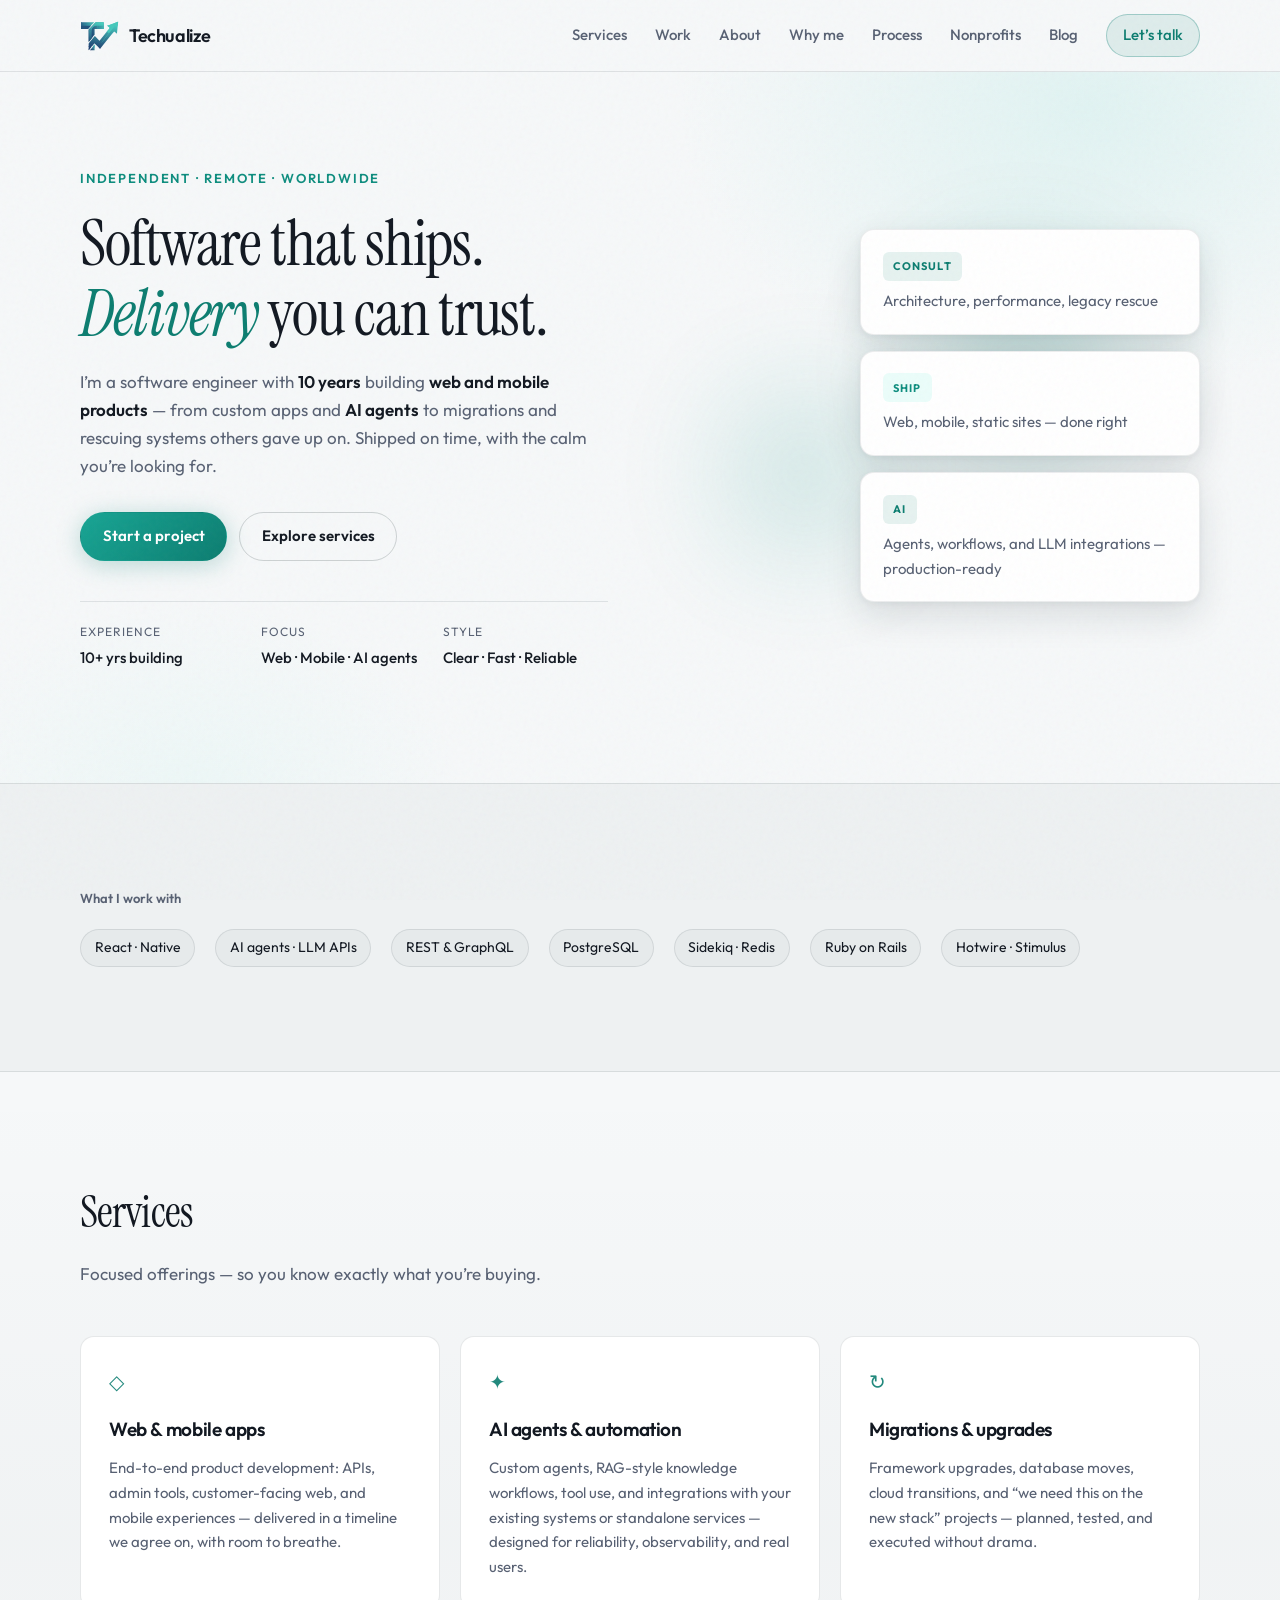
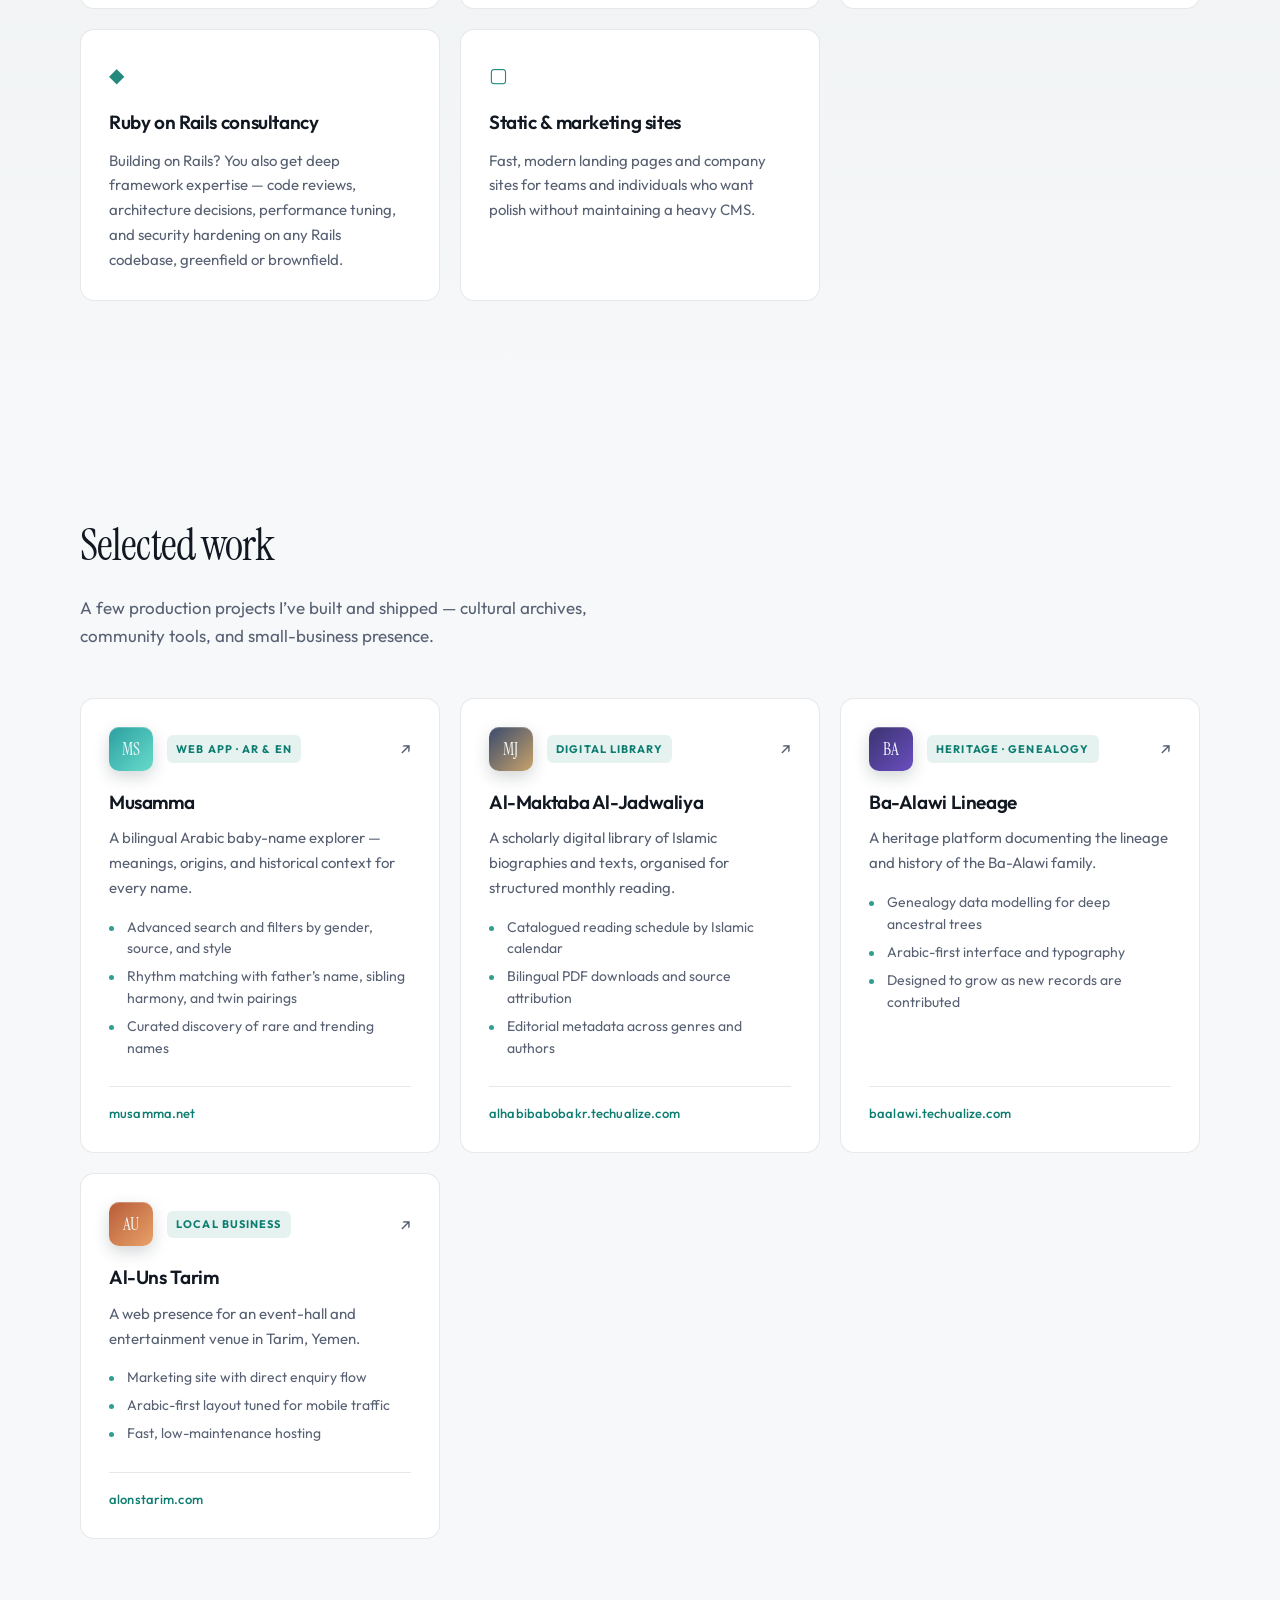
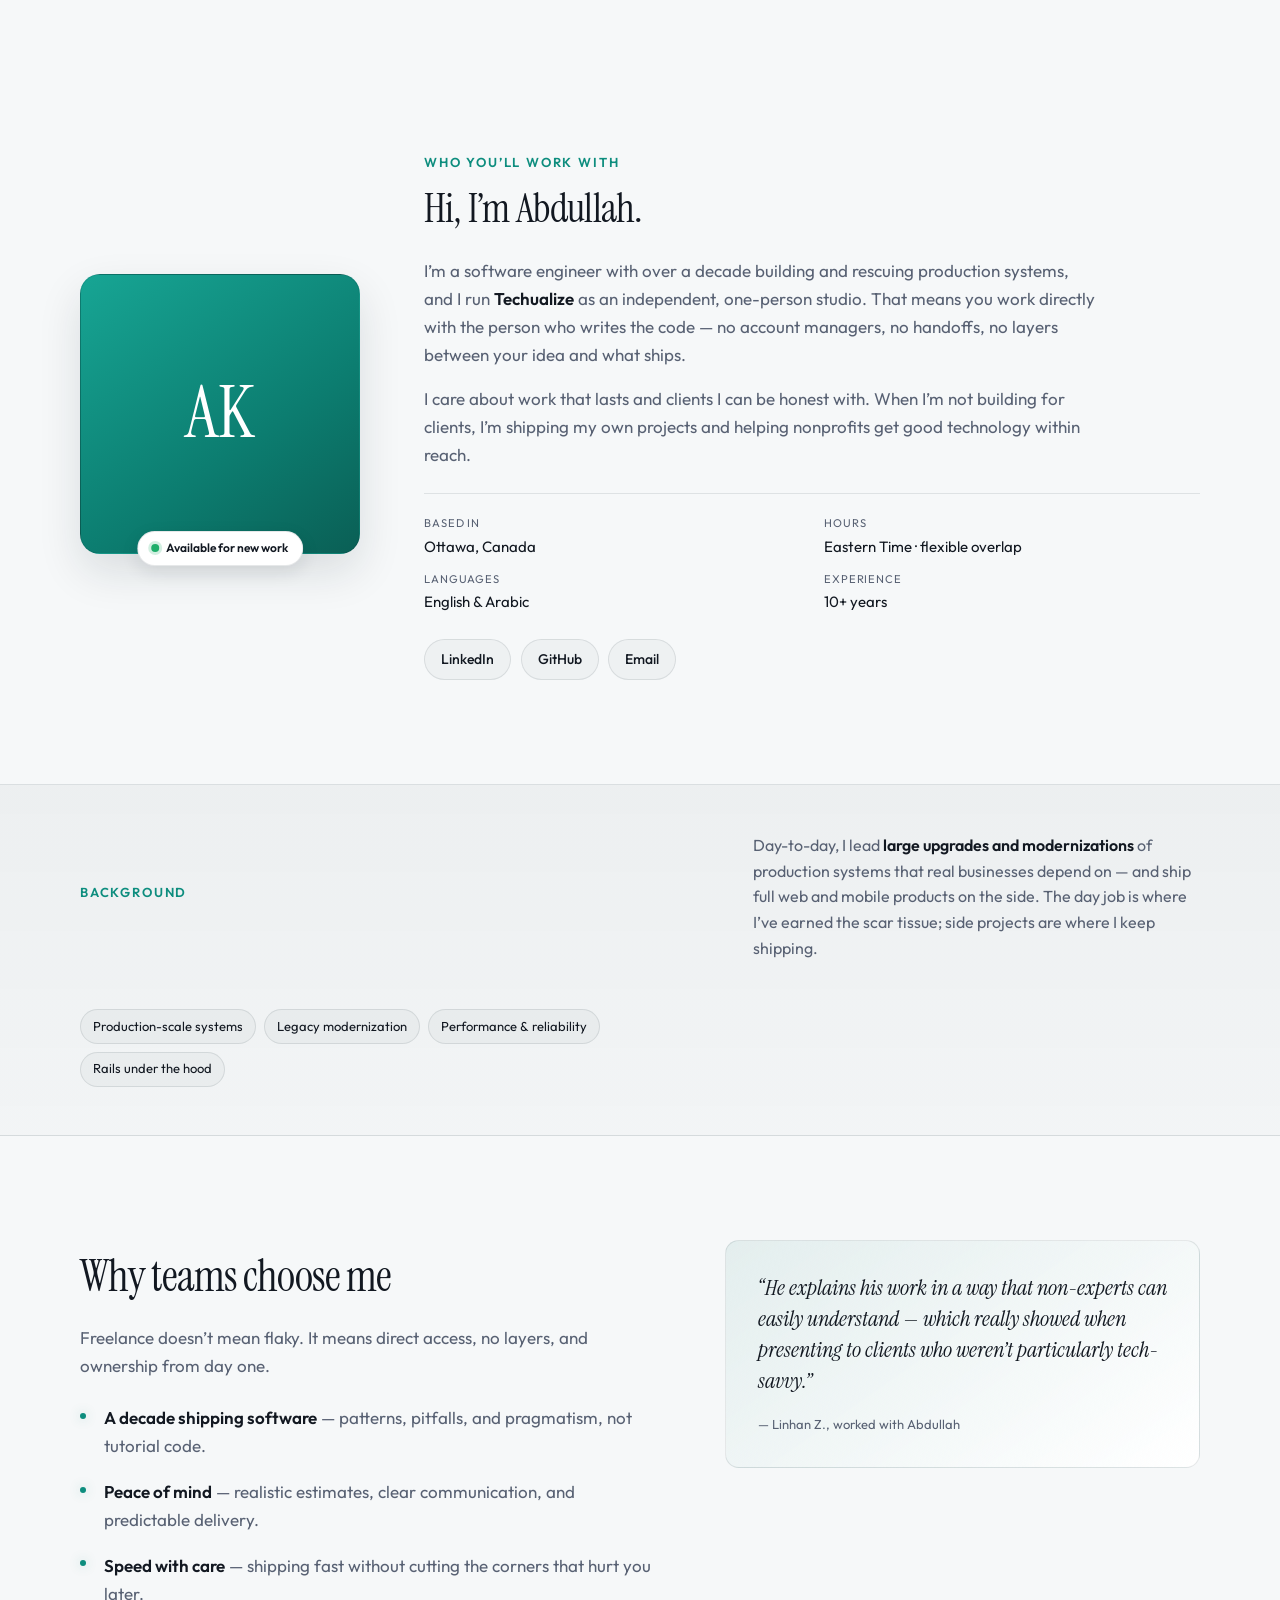
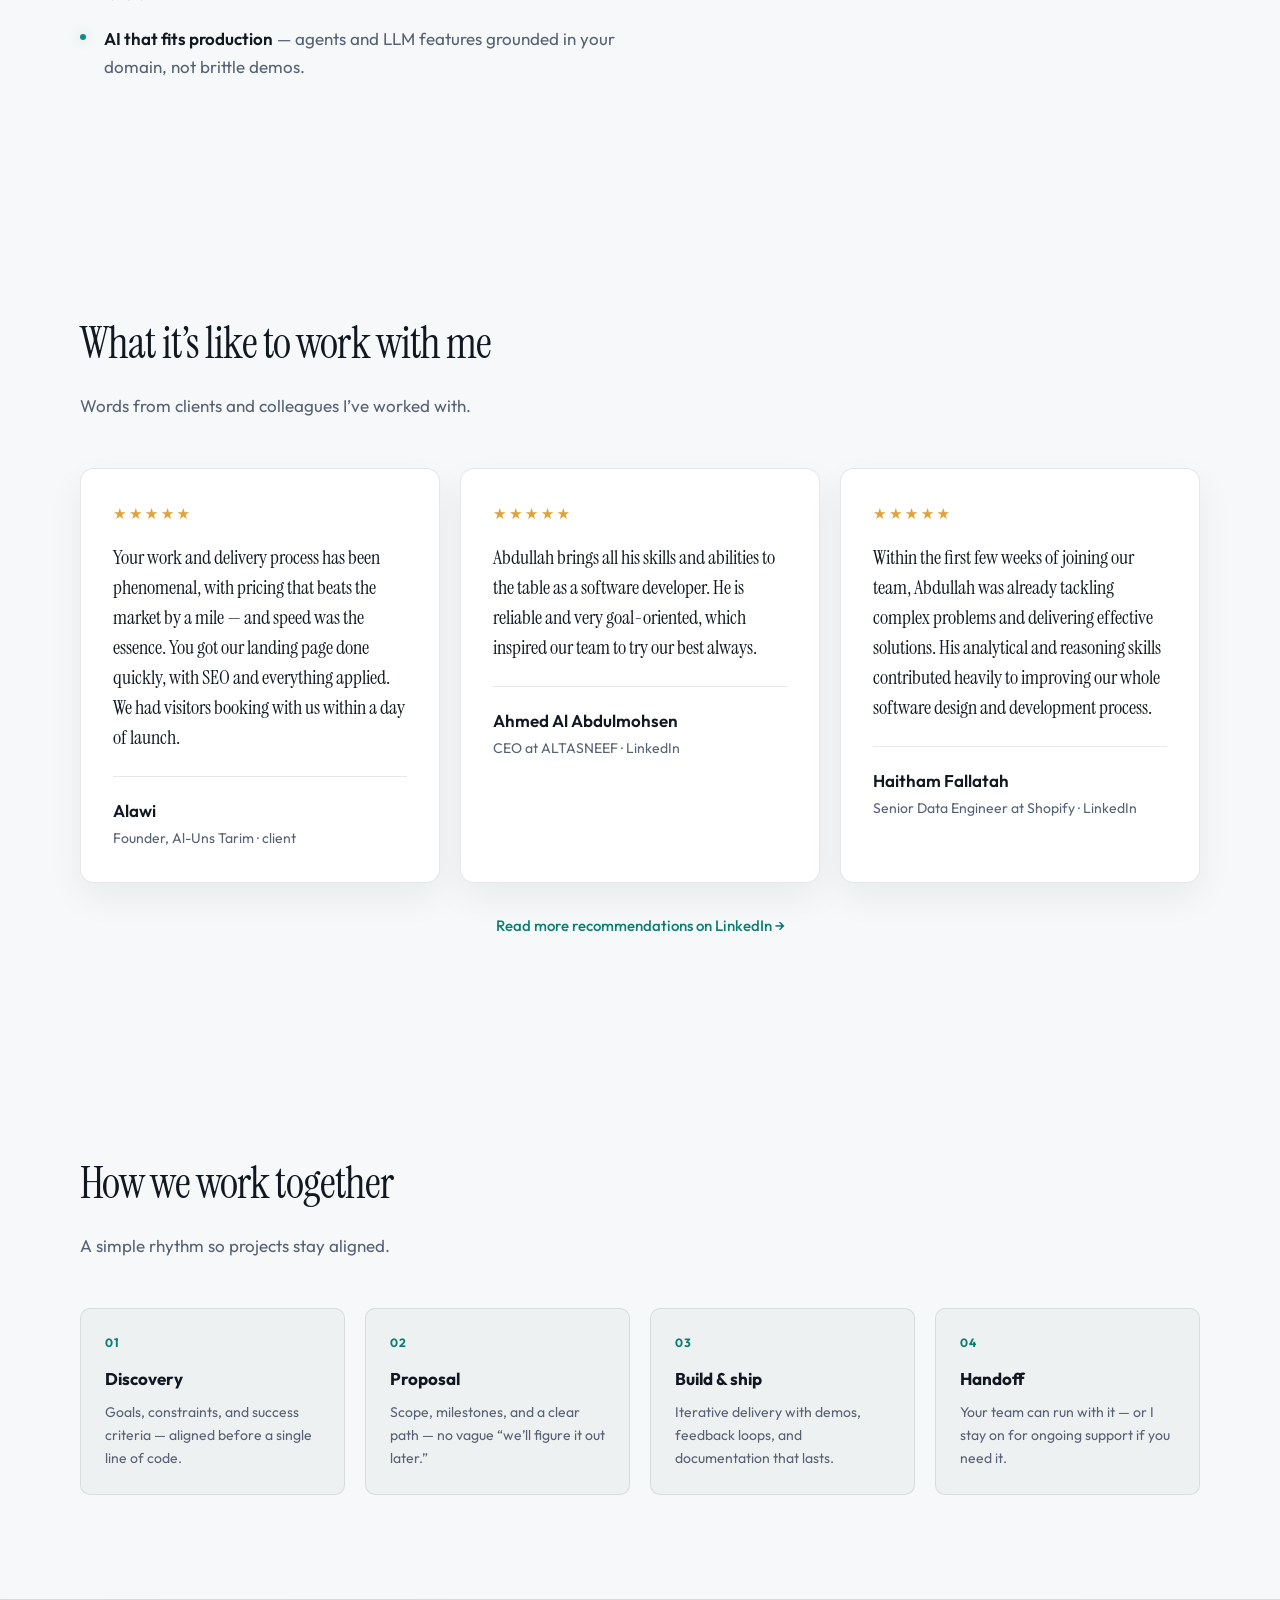
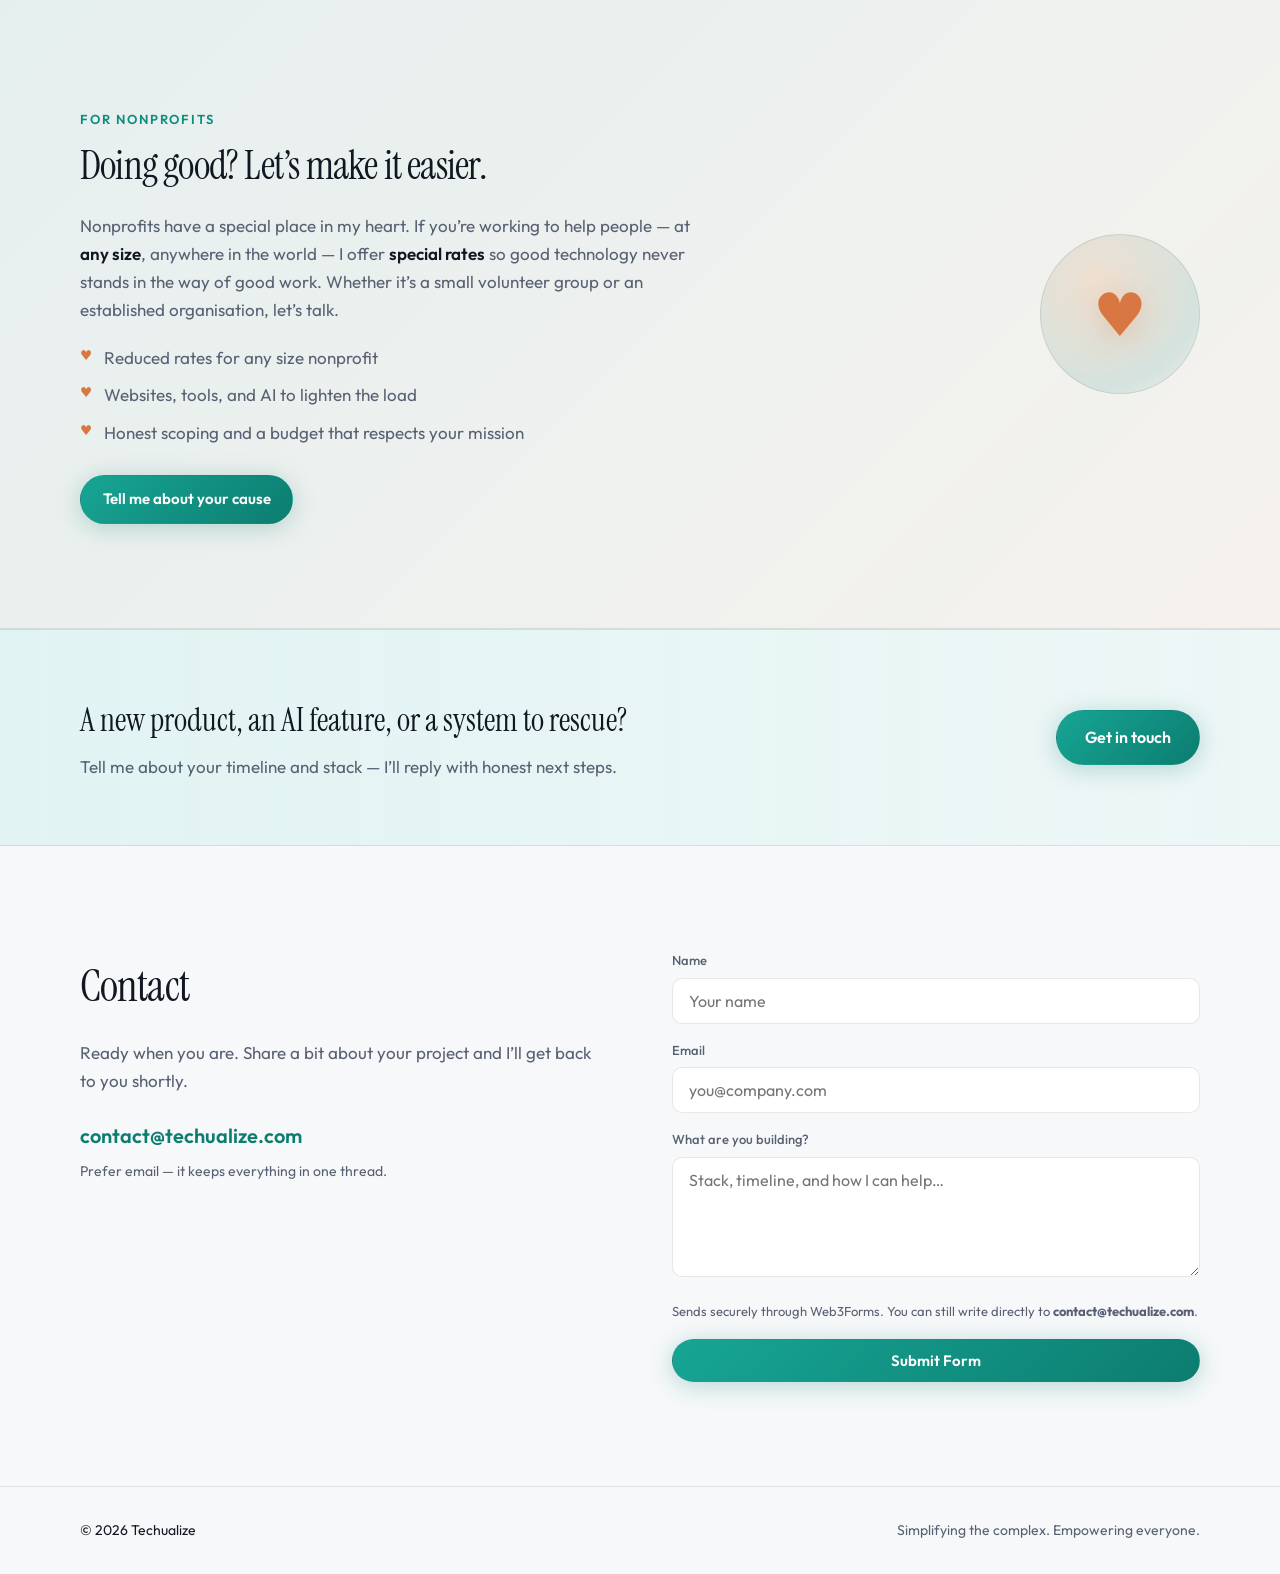
<file: index.html>
<!doctype html>
<html lang="en">
  <head>
    <meta charset="UTF-8" />
    <meta name="viewport" content="width=device-width, initial-scale=1.0" />
    <meta
      name="description"
      content="Techualize — software engineering for web and mobile. Custom apps, AI agents, migrations, and product delivery. A decade of shipping with clarity and speed."
    />
    <meta
      name="robots"
      content="index, follow, max-image-preview:large, max-snippet:-1, max-video-preview:-1"
    />
    <meta name="googlebot" content="index, follow" />
    <meta name="author" content="Techualize" />
    <meta name="theme-color" content="#f6f8f9" />
    <link rel="canonical" href="https://techualize.com/" />
    <link rel="alternate" hreflang="en" href="https://techualize.com/" />
    <link rel="alternate" hreflang="x-default" href="https://techualize.com/" />
    <meta
      property="og:title"
      content="Techualize — Software that ships. Web, mobile & AI."
    />
    <meta
      property="og:description"
      content="10+ years building web and mobile software: custom apps, AI agents, migrations, and static sites. Freelance, remote, worldwide."
    />
    <meta property="og:type" content="website" />
    <meta property="og:url" content="https://techualize.com/" />
    <meta property="og:site_name" content="Techualize" />
    <meta property="og:locale" content="en_US" />
    <meta
      property="og:image"
      content="https://techualize.com/assets/og-image.png"
    />
    <meta property="og:image:width" content="1200" />
    <meta property="og:image:height" content="630" />
    <meta
      property="og:image:alt"
      content="Techualize — web and mobile software, AI agents, and product delivery"
    />
    <meta name="twitter:card" content="summary_large_image" />
    <meta
      name="twitter:title"
      content="Techualize — Software that ships. Web, mobile & AI."
    />
    <meta
      name="twitter:description"
      content="10+ years building web and mobile software: custom apps, AI agents, migrations, and static sites. Freelance, remote, worldwide."
    />
    <meta
      name="twitter:image"
      content="https://techualize.com/assets/og-image.png"
    />
    <link rel="icon" href="assets/favicon.svg" type="image/svg+xml" />
    <title>Techualize — Software that ships. Web, mobile &amp; AI.</title>
    <link rel="preconnect" href="https://fonts.googleapis.com" />
    <link rel="preconnect" href="https://fonts.gstatic.com" crossorigin />
    <link
      href="https://fonts.googleapis.com/css2?family=Instrument+Serif:ital@0;1&family=Outfit:wght@300;400;500;600;700&display=swap"
      rel="stylesheet"
    />
    <link rel="stylesheet" href="assets/css/main.css" />
    <script type="application/ld+json">
      {
        "@context": "https://schema.org",
        "@graph": [
          {
            "@type": "WebSite",
            "@id": "https://techualize.com/#website",
            "url": "https://techualize.com/",
            "name": "Techualize",
            "description": "Software engineering for web and mobile — custom apps, AI agents, migrations, and product delivery. Freelance, remote, worldwide.",
            "inLanguage": "en-US",
            "publisher": { "@id": "https://techualize.com/#organization" }
          },
          {
            "@type": "Organization",
            "@id": "https://techualize.com/#organization",
            "name": "Techualize",
            "url": "https://techualize.com/",
            "email": "contact@techualize.com",
            "description": "Independent software studio building web and mobile products, AI agents, and migrations — with deep Ruby on Rails expertise under the hood.",
            "address": {
              "@type": "PostalAddress",
              "addressLocality": "Ottawa",
              "addressRegion": "ON",
              "addressCountry": "CA"
            },
            "areaServed": { "@type": "Place", "name": "Worldwide" }
          },
          {
            "@type": "ProfessionalService",
            "@id": "https://techualize.com/#professional-service",
            "name": "Techualize",
            "url": "https://techualize.com/",
            "image": "https://techualize.com/assets/og-image.png",
            "description": "Full-stack web and mobile app development, AI agents and automation, application migrations and upgrades, Ruby on Rails consulting, and static marketing sites.",
            "provider": { "@id": "https://techualize.com/#organization" },
            "areaServed": { "@type": "Place", "name": "Worldwide" },
            "serviceType": [
              "Web application development",
              "Mobile application development",
              "AI agent development",
              "Application migration",
              "Ruby on Rails consulting",
              "Static website development"
            ]
          }
        ]
      }
    </script>
  </head>
  <body>
    <div class="noise" aria-hidden="true"></div>
    <header class="site-header">
      <div class="container header-inner">
        <a class="logo" href="#top" aria-label="Techualize — home">
          <img
            class="logo-mark"
            src="assets/logo-mark.svg"
            alt=""
            width="36"
            height="28"
          />
          <span class="logo-wordmark">Techualize</span>
        </a>
        <nav class="nav" id="nav" aria-label="Primary">
          <a href="#services">Services</a>
          <a href="#work">Work</a>
          <a href="#about">About</a>
          <a href="#why">Why me</a>
          <a href="#process">Process</a>
          <a href="#nonprofits">Nonprofits</a>
          <a href="blog/">Blog</a>
          <a href="#contact" class="nav-cta">Let’s talk</a>
        </nav>
        <button
          type="button"
          class="menu-toggle"
          id="menuToggle"
          aria-expanded="false"
          aria-controls="nav"
          aria-label="Open menu"
        >
          <span></span><span></span>
        </button>
      </div>
    </header>

    <main id="top">
      <section class="hero">
        <div class="container hero-grid">
          <div class="hero-copy">
            <p class="eyebrow">Independent · Remote · Worldwide</p>
            <h1 class="hero-title">
              Software that ships.<br />
              <em>Delivery</em> you can trust.
            </h1>
            <p class="hero-lead">
              I’m a software engineer with <strong>10 years</strong> building
              <strong>web and mobile products</strong> — from custom apps and
              <strong>AI agents</strong> to migrations and rescuing systems
              others gave up on. Shipped on time, with the calm you’re looking
              for.
            </p>
            <div class="hero-actions">
              <a href="#contact" class="btn btn-primary">Start a project</a>
              <a href="#services" class="btn btn-ghost">Explore services</a>
            </div>
            <dl class="hero-stats">
              <div>
                <dt>Experience</dt>
                <dd>10+ yrs building</dd>
              </div>
              <div>
                <dt>Focus</dt>
                <dd>Web · Mobile · AI agents</dd>
              </div>
              <div>
                <dt>Style</dt>
                <dd>Clear · Fast · Reliable</dd>
              </div>
            </dl>
          </div>
          <div class="hero-visual" aria-hidden="true">
            <div class="orb orb-a"></div>
            <div class="orb orb-b"></div>
            <div class="card-stack">
              <div class="glass-card">
                <span class="pill">Consult</span>
                <p>Architecture, performance, legacy rescue</p>
              </div>
              <div class="glass-card">
                <span class="pill pill-alt">Ship</span>
                <p>Web, mobile, static sites — done right</p>
              </div>
              <div class="glass-card">
                <span class="pill">AI</span>
                <p>
                  Agents, workflows, and LLM integrations — production-ready
                </p>
              </div>
            </div>
          </div>
        </div>
      </section>

      <section class="section logos" aria-label="Capabilities">
        <div class="container logos-inner">
          <span class="logos-label">What I work with</span>
          <ul class="logo-row">
            <li>React · Native</li>
            <li>AI agents · LLM APIs</li>
            <li>REST &amp; GraphQL</li>
            <li>PostgreSQL</li>
            <li>Sidekiq · Redis</li>
            <li>Ruby on Rails</li>
            <li>Hotwire · Stimulus</li>
          </ul>
        </div>
      </section>

      <section id="services" class="section services">
        <div class="container">
          <header class="section-head">
            <h2>Services</h2>
            <p>Focused offerings — so you know exactly what you’re buying.</p>
          </header>
          <div class="service-grid">
            <article class="service-card">
              <div class="service-icon" aria-hidden="true">◇</div>
              <h3>Web &amp; mobile apps</h3>
              <p>
                End-to-end product development: APIs, admin tools,
                customer-facing web, and mobile experiences — delivered in a
                timeline we agree on, with room to breathe.
              </p>
            </article>
            <article class="service-card">
              <div class="service-icon" aria-hidden="true">✦</div>
              <h3>AI agents &amp; automation</h3>
              <p>
                Custom agents, RAG-style knowledge workflows, tool use, and
                integrations with your existing systems or standalone services —
                designed for reliability, observability, and real users.
              </p>
            </article>
            <article class="service-card">
              <div class="service-icon" aria-hidden="true">↻</div>
              <h3>Migrations &amp; upgrades</h3>
              <p>
                Framework upgrades, database moves, cloud transitions, and “we
                need this on the new stack” projects — planned, tested, and
                executed without drama.
              </p>
            </article>
            <article class="service-card">
              <div class="service-icon" aria-hidden="true">◆</div>
              <h3>Ruby on Rails consultancy</h3>
              <p>
                Building on Rails? You also get deep framework expertise — code
                reviews, architecture decisions, performance tuning, and
                security hardening on any Rails codebase, greenfield or
                brownfield.
              </p>
            </article>
            <article class="service-card">
              <div class="service-icon" aria-hidden="true">▢</div>
              <h3>Static &amp; marketing sites</h3>
              <p>
                Fast, modern landing pages and company sites for teams and
                individuals who want polish without maintaining a heavy CMS.
              </p>
            </article>
          </div>
        </div>
      </section>

      <section id="work" class="section work">
        <div class="container">
          <header class="section-head">
            <h2>Selected work</h2>
            <p>
              A few production projects I’ve built and shipped — cultural
              archives, community tools, and small-business presence.
            </p>
          </header>
          <div class="work-grid">
            <a
              class="work-card"
              href="https://www.musamma.net/"
              target="_blank"
              rel="noopener"
            >
              <div class="work-card-top">
                <span
                  class="work-thumb"
                  data-project="musamma"
                  aria-hidden="true"
                  >MS</span
                >
                <span class="work-tag">Web app · AR &amp; EN</span>
                <span class="work-arrow" aria-hidden="true">↗</span>
              </div>
              <h3>Musamma</h3>
              <p class="work-summary">
                A bilingual Arabic baby-name explorer — meanings, origins, and
                historical context for every name.
              </p>
              <ul class="work-points">
                <li>
                  Advanced search and filters by gender, source, and style
                </li>
                <li>
                  Rhythm matching with father’s name, sibling harmony, and twin
                  pairings
                </li>
                <li>Curated discovery of rare and trending names</li>
              </ul>
              <span class="work-link">musamma.net</span>
            </a>

            <a
              class="work-card"
              href="https://alhabibabobakr.techualize.com/books/73"
              target="_blank"
              rel="noopener"
            >
              <div class="work-card-top">
                <span
                  class="work-thumb"
                  data-project="maktaba"
                  aria-hidden="true"
                  >MJ</span
                >
                <span class="work-tag">Digital library</span>
                <span class="work-arrow" aria-hidden="true">↗</span>
              </div>
              <h3>Al-Maktaba Al-Jadwaliya</h3>
              <p class="work-summary">
                A scholarly digital library of Islamic biographies and texts,
                organised for structured monthly reading.
              </p>
              <ul class="work-points">
                <li>Catalogued reading schedule by Islamic calendar</li>
                <li>Bilingual PDF downloads and source attribution</li>
                <li>Editorial metadata across genres and authors</li>
              </ul>
              <span class="work-link">alhabibabobakr.techualize.com</span>
            </a>

            <a
              class="work-card"
              href="https://baalawi.techualize.com/"
              target="_blank"
              rel="noopener"
            >
              <div class="work-card-top">
                <span
                  class="work-thumb"
                  data-project="baalawi"
                  aria-hidden="true"
                  >BA</span
                >
                <span class="work-tag">Heritage · Genealogy</span>
                <span class="work-arrow" aria-hidden="true">↗</span>
              </div>
              <h3>Ba-Alawi Lineage</h3>
              <p class="work-summary">
                A heritage platform documenting the lineage and history of the
                Ba-Alawi family.
              </p>
              <ul class="work-points">
                <li>Genealogy data modelling for deep ancestral trees</li>
                <li>Arabic-first interface and typography</li>
                <li>Designed to grow as new records are contributed</li>
              </ul>
              <span class="work-link">baalawi.techualize.com</span>
            </a>

            <a
              class="work-card"
              href="https://www.alonstarim.com/"
              target="_blank"
              rel="noopener"
            >
              <div class="work-card-top">
                <span class="work-thumb" data-project="aluns" aria-hidden="true"
                  >AU</span
                >
                <span class="work-tag">Local business</span>
                <span class="work-arrow" aria-hidden="true">↗</span>
              </div>
              <h3>Al-Uns Tarim</h3>
              <p class="work-summary">
                A web presence for an event-hall and entertainment venue in
                Tarim, Yemen.
              </p>
              <ul class="work-points">
                <li>Marketing site with direct enquiry flow</li>
                <li>Arabic-first layout tuned for mobile traffic</li>
                <li>Fast, low-maintenance hosting</li>
              </ul>
              <span class="work-link">alonstarim.com</span>
            </a>
          </div>
        </div>
      </section>

      <section id="about" class="section about">
        <div class="container about-grid">
          <div class="about-portrait">
            <div class="avatar" aria-hidden="true">AK</div>
            <span class="about-available">Available for new work</span>
          </div>
          <div class="about-copy">
            <span class="eyebrow">Who you’ll work with</span>
            <h2>Hi, I’m Abdullah.</h2>
            <p>
              I’m a software engineer with over a decade building and rescuing
              production systems, and I run <strong>Techualize</strong> as an
              independent, one-person studio. That means you work directly with
              the person who writes the code — no account managers, no handoffs,
              no layers between your idea and what ships.
            </p>
            <p>
              I care about work that lasts and clients I can be honest with.
              When I’m not building for clients, I’m shipping my own projects
              and helping nonprofits get good technology within reach.
            </p>
            <ul class="about-meta">
              <li><span class="about-meta-k">Based in</span> Ottawa, Canada</li>
              <li><span class="about-meta-k">Hours</span> Eastern Time · flexible overlap</li>
              <li><span class="about-meta-k">Languages</span> English &amp; Arabic</li>
              <li><span class="about-meta-k">Experience</span> 10+ years</li>
            </ul>
            <div class="about-links">
              <a
                class="about-link"
                href="https://www.linkedin.com/in/abdullah-a-04a21653/"
                target="_blank"
                rel="noopener"
              >
                LinkedIn
              </a>
              <a
                class="about-link"
                href="https://github.com/aalka061"
                target="_blank"
                rel="noopener"
              >
                GitHub
              </a>
              <a class="about-link" href="mailto:contact@techualize.com">
                Email
              </a>
            </div>
          </div>
        </div>
      </section>

      <section class="background-strip" aria-label="Engineering background">
        <div class="container background-inner">
          <span class="eyebrow">Background</span>
          <p class="background-copy">
            Day-to-day, I lead <strong>large upgrades and modernizations</strong>
            of production systems that real businesses depend on — and ship full
            web and mobile products on the side. The day job is where I’ve earned
            the scar tissue; side projects are where I keep shipping.
          </p>
          <ul class="background-tags">
            <li>Production-scale systems</li>
            <li>Legacy modernization</li>
            <li>Performance &amp; reliability</li>
            <li>Rails under the hood</li>
          </ul>
        </div>
      </section>

      <section id="why" class="section why">
        <div class="container why-grid">
          <div class="why-copy">
            <h2>Why teams choose me</h2>
            <p class="why-intro">
              Freelance doesn’t mean flaky. It means direct access, no layers,
              and ownership from day one.
            </p>
            <ul class="why-list">
              <li>
                <strong>A decade shipping software</strong> — patterns,
                pitfalls, and pragmatism, not tutorial code.
              </li>
              <li>
                <strong>Peace of mind</strong> — realistic estimates, clear
                communication, and predictable delivery.
              </li>
              <li>
                <strong>Speed with care</strong> — shipping fast without cutting
                the corners that hurt you later.
              </li>
              <li>
                <strong>AI that fits production</strong> — agents and LLM
                features grounded in your domain, not brittle demos.
              </li>
            </ul>
          </div>
          <aside class="why-aside">
            <blockquote class="quote">
              <p>
                “He explains his work in a way that non-experts can easily
                understand — which really showed when presenting to clients who
                weren’t particularly tech-savvy.”
              </p>
              <footer>— Linhan Z., worked with Abdullah</footer>
            </blockquote>
          </aside>
        </div>
      </section>

      <section id="testimonials" class="section testimonials">
        <div class="container">
          <header class="section-head">
            <h2>What it’s like to work with me</h2>
            <p>Words from clients and colleagues I’ve worked with.</p>
          </header>
          <div class="testimonial-grid">
            <figure class="testimonial-card">
              <div class="testimonial-stars" aria-label="Rated 5 out of 5">
                ★★★★★
              </div>
              <blockquote>
                <p>
                  Your work and delivery process has been phenomenal, with
                  pricing that beats the market by a mile — and speed was the
                  essence. You got our landing page done quickly, with SEO and
                  everything applied. We had visitors booking with us within a
                  day of launch.
                </p>
              </blockquote>
              <figcaption>
                <span class="testimonial-author">Alawi</span>
                <span class="testimonial-role">Founder, Al-Uns Tarim · client</span>
              </figcaption>
            </figure>

            <figure class="testimonial-card">
              <div class="testimonial-stars" aria-label="Rated 5 out of 5">
                ★★★★★
              </div>
              <blockquote>
                <p>
                  Abdullah brings all his skills and abilities to the table as a
                  software developer. He is reliable and very goal-oriented,
                  which inspired our team to try our best always.
                </p>
              </blockquote>
              <figcaption>
                <span class="testimonial-author">Ahmed Al Abdulmohsen</span>
                <span class="testimonial-role">CEO at ALTASNEEF · LinkedIn</span>
              </figcaption>
            </figure>

            <figure class="testimonial-card">
              <div class="testimonial-stars" aria-label="Rated 5 out of 5">
                ★★★★★
              </div>
              <blockquote>
                <p>
                  Within the first few weeks of joining our team, Abdullah was
                  already tackling complex problems and delivering effective
                  solutions. His analytical and reasoning skills contributed
                  heavily to improving our whole software design and development
                  process.
                </p>
              </blockquote>
              <figcaption>
                <span class="testimonial-author">Haitham Fallatah</span>
                <span class="testimonial-role"
                  >Senior Data Engineer at Shopify · LinkedIn</span
                >
              </figcaption>
            </figure>
          </div>
          <p class="testimonial-link">
            <a
              href="https://www.linkedin.com/in/abdullah-a-04a21653/details/recommendations/"
              target="_blank"
              rel="noopener"
              >Read more recommendations on LinkedIn →</a
            >
          </p>
        </div>
      </section>

      <section id="process" class="section process">
        <div class="container">
          <header class="section-head">
            <h2>How we work together</h2>
            <p>A simple rhythm so projects stay aligned.</p>
          </header>
          <ol class="process-steps">
            <li>
              <span class="step-num">01</span>
              <h3>Discovery</h3>
              <p>
                Goals, constraints, and success criteria — aligned before a
                single line of code.
              </p>
            </li>
            <li>
              <span class="step-num">02</span>
              <h3>Proposal</h3>
              <p>
                Scope, milestones, and a clear path — no vague “we’ll figure it
                out later.”
              </p>
            </li>
            <li>
              <span class="step-num">03</span>
              <h3>Build &amp; ship</h3>
              <p>
                Iterative delivery with demos, feedback loops, and documentation
                that lasts.
              </p>
            </li>
            <li>
              <span class="step-num">04</span>
              <h3>Handoff</h3>
              <p>
                Your team can run with it — or I stay on for ongoing support if
                you need it.
              </p>
            </li>
          </ol>
        </div>
      </section>

      <section id="nonprofits" class="section nonprofit">
        <div class="container nonprofit-inner">
          <div class="nonprofit-copy">
            <span class="eyebrow">For nonprofits</span>
            <h2>Doing good? Let’s make it easier.</h2>
            <p>
              Nonprofits have a special place in my heart. If you’re working to
              help people — at <strong>any size</strong>, anywhere in the world —
              I offer <strong>special rates</strong> so good technology never
              stands in the way of good work. Whether it’s a small volunteer
              group or an established organisation, let’s talk.
            </p>
            <ul class="nonprofit-points">
              <li>Reduced rates for any size nonprofit</li>
              <li>Websites, tools, and AI to lighten the load</li>
              <li>Honest scoping and a budget that respects your mission</li>
            </ul>
            <a href="#contact" class="btn btn-primary">Tell me about your cause</a>
          </div>
          <div class="nonprofit-badge" aria-hidden="true">
            <span class="nonprofit-heart">♥</span>
          </div>
        </div>
      </section>

      <section class="section cta-band">
        <div class="container cta-inner">
          <div>
            <h2>A new product, an AI feature, or a system to rescue?</h2>
            <p>
              Tell me about your timeline and stack — I’ll reply with honest
              next steps.
            </p>
          </div>
          <a href="#contact" class="btn btn-primary btn-lg">Get in touch</a>
        </div>
      </section>

      <section id="contact" class="section contact">
        <div class="container contact-grid">
          <div>
            <h2>Contact</h2>
            <p class="contact-lead">
              Ready when you are. Share a bit about your project and I’ll get
              back to you shortly.
            </p>
            <address class="contact-details">
              <a class="contact-link" href="mailto:contact@techualize.com"
                >contact@techualize.com</a
              >
              <span class="contact-note"
                >Prefer email — it keeps everything in one thread.</span
              >
            </address>
          </div>
          <form
            class="contact-form"
            id="contactForm"
            action="https://api.web3forms.com/submit"
            method="POST"
          >
            <input
              type="hidden"
              name="access_key"
              value="70fd6188-414f-40ec-ae1e-e472ca77d859"
            />
            <label>
              <span>Name</span>
              <input
                type="text"
                name="name"
                id="contactName"
                autocomplete="name"
                placeholder="Your name"
                required
              />
            </label>
            <label>
              <span>Email</span>
              <input
                type="email"
                name="email"
                id="contactEmail"
                autocomplete="email"
                placeholder="you@company.com"
                required
              />
            </label>
            <label>
              <span>What are you building?</span>
              <textarea
                name="message"
                id="contactMessage"
                rows="4"
                placeholder="Stack, timeline, and how I can help…"
                required
              ></textarea>
            </label>
            <p class="form-hint">
              Sends securely through Web3Forms. You can still write directly to
              <strong>contact@techualize.com</strong>.
            </p>
            <button type="submit" class="btn btn-primary btn-block">
              Submit Form
            </button>
          </form>
        </div>
      </section>
    </main>

    <footer class="site-footer">
      <div class="container footer-inner">
        <span class="footer-brand">© <span id="year"></span> Techualize</span>
        <span class="footer-meta"
          >Simplifying the complex. Empowering everyone.</span
        >
      </div>
    </footer>

    <script src="assets/js/main.js"></script>
  </body>
</html>
</file>
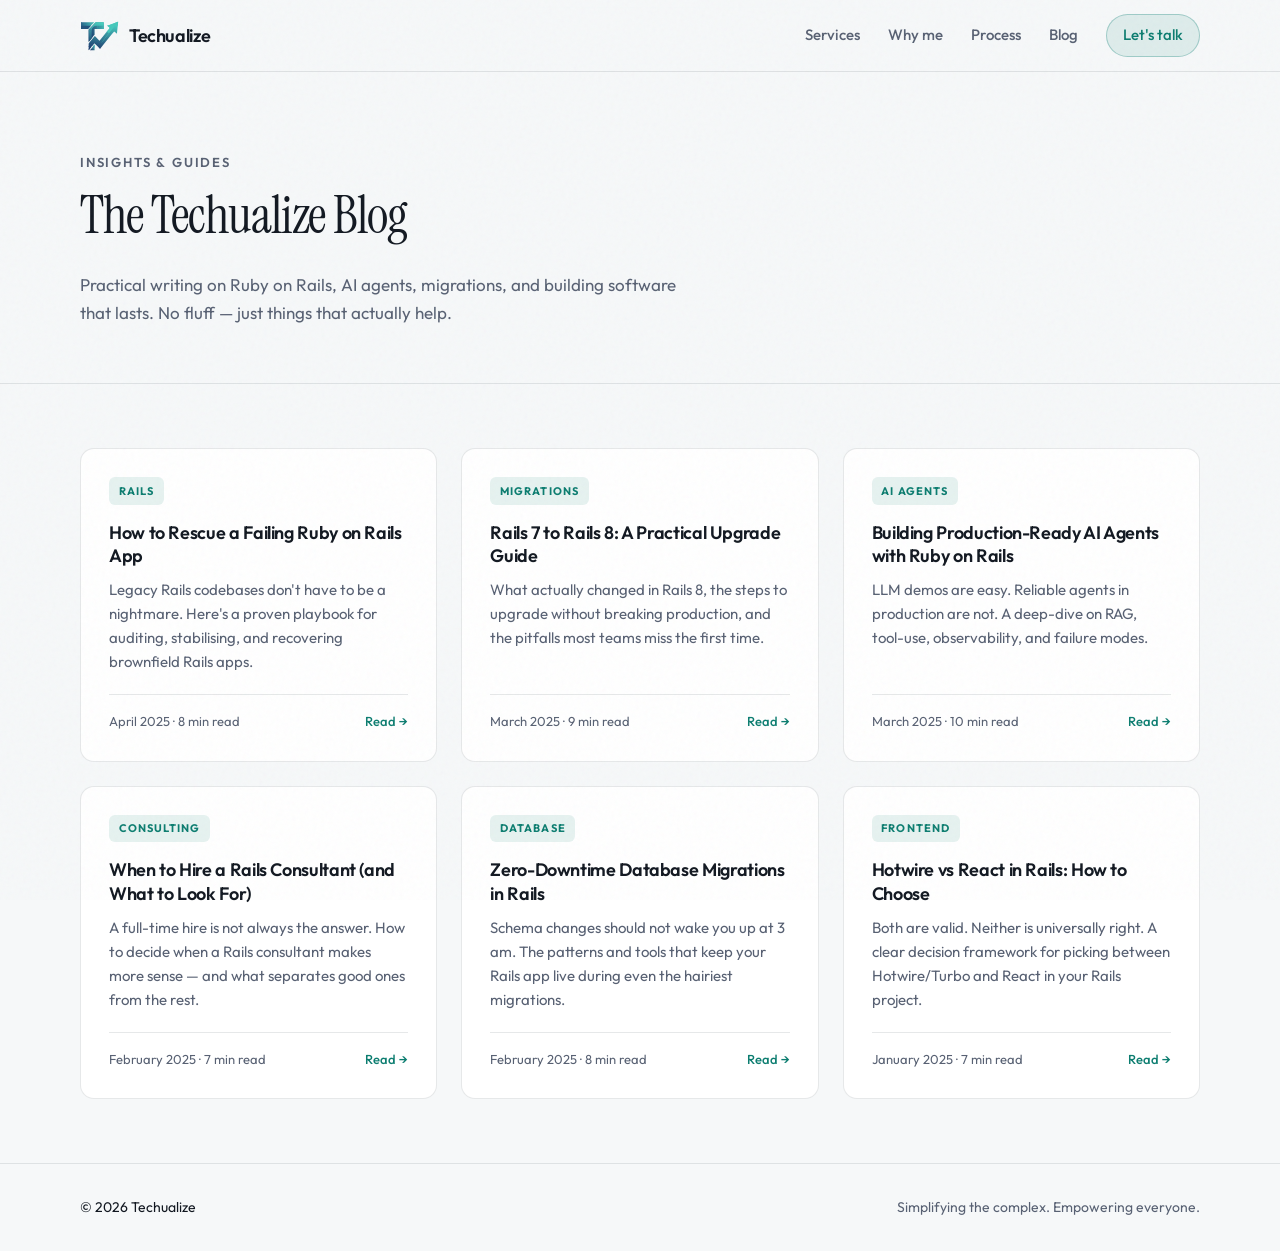
<file: blog/index.html>
<!DOCTYPE html>
<html lang="en">
<head>
  <meta charset="UTF-8" />
  <meta name="viewport" content="width=device-width, initial-scale=1.0" />
  <meta name="description" content="Practical articles on Ruby on Rails, AI agent development, app migrations, and building web & mobile products — by Techualize." />
  <meta name="robots" content="index, follow" />
  <meta name="author" content="Techualize" />
  <meta name="theme-color" content="#f6f8f9" />
  <link rel="canonical" href="https://techualize.com/blog/" />
  <meta property="og:title" content="Blog — Techualize" />
  <meta property="og:description" content="Practical articles on Ruby on Rails, AI agents, app migrations, and modern web development." />
  <meta property="og:type" content="website" />
  <meta property="og:url" content="https://techualize.com/blog/" />
  <meta property="og:image" content="https://techualize.com/assets/og-image.png" />
  <meta name="twitter:card" content="summary_large_image" />
  <meta name="twitter:title" content="Blog — Techualize" />
  <meta name="twitter:description" content="Practical articles on Ruby on Rails, AI agents, app migrations, and modern web development." />
  <link rel="icon" href="../assets/favicon.svg" type="image/svg+xml" />
  <title>Blog — Techualize</title>
  <link rel="preconnect" href="https://fonts.googleapis.com" />
  <link rel="preconnect" href="https://fonts.gstatic.com" crossorigin />
  <link href="https://fonts.googleapis.com/css2?family=Instrument+Serif:ital@0;1&family=Outfit:wght@300;400;500;600;700&display=swap" rel="stylesheet" />
  <link rel="stylesheet" href="../assets/css/main.css" />
</head>
<body>
  <div class="noise" aria-hidden="true"></div>
  <header class="site-header">
    <div class="container header-inner">
      <a class="logo" href="/" aria-label="Techualize — home">
        <img class="logo-mark" src="../assets/logo-mark.svg" alt="" width="36" height="28" />
        <span class="logo-wordmark">Techualize</span>
      </a>
      <nav class="nav" id="nav" aria-label="Primary">
        <a href="/#services">Services</a>
        <a href="/#why">Why me</a>
        <a href="/#process">Process</a>
        <a href="/blog/" aria-current="page">Blog</a>
        <a href="/#contact" class="nav-cta">Let's talk</a>
      </nav>
      <button type="button" class="menu-toggle" id="menuToggle" aria-expanded="false" aria-controls="nav" aria-label="Open menu">
        <span></span><span></span>
      </button>
    </div>
  </header>

  <main style="padding-top: var(--header-h);">
    <section class="blog-hero">
      <div class="container">
        <p class="eyebrow">Insights &amp; guides</p>
        <h1>The Techualize Blog</h1>
        <p>Practical writing on Ruby on Rails, AI agents, migrations, and building software that lasts. No fluff — just things that actually help.</p>
      </div>
    </section>

    <div class="container">
      <div class="blog-grid">

        <a class="blog-card" href="rescue-failing-rails-app.html">
          <span class="blog-card-tag">Rails</span>
          <h2>How to Rescue a Failing Ruby on Rails App</h2>
          <p>Legacy Rails codebases don't have to be a nightmare. Here's a proven playbook for auditing, stabilising, and recovering brownfield Rails apps.</p>
          <div class="blog-card-meta">
            <span>April 2025 · 8 min read</span>
            <span class="blog-card-read">Read →</span>
          </div>
        </a>

        <a class="blog-card" href="rails-8-upgrade-guide.html">
          <span class="blog-card-tag">Migrations</span>
          <h2>Rails 7 to Rails 8: A Practical Upgrade Guide</h2>
          <p>What actually changed in Rails 8, the steps to upgrade without breaking production, and the pitfalls most teams miss the first time.</p>
          <div class="blog-card-meta">
            <span>March 2025 · 9 min read</span>
            <span class="blog-card-read">Read →</span>
          </div>
        </a>

        <a class="blog-card" href="ai-agents-ruby-on-rails.html">
          <span class="blog-card-tag">AI Agents</span>
          <h2>Building Production-Ready AI Agents with Ruby on Rails</h2>
          <p>LLM demos are easy. Reliable agents in production are not. A deep-dive on RAG, tool-use, observability, and failure modes.</p>
          <div class="blog-card-meta">
            <span>March 2025 · 10 min read</span>
            <span class="blog-card-read">Read →</span>
          </div>
        </a>

        <a class="blog-card" href="hire-rails-consultant.html">
          <span class="blog-card-tag">Consulting</span>
          <h2>When to Hire a Rails Consultant (and What to Look For)</h2>
          <p>A full-time hire is not always the answer. How to decide when a Rails consultant makes more sense — and what separates good ones from the rest.</p>
          <div class="blog-card-meta">
            <span>February 2025 · 7 min read</span>
            <span class="blog-card-read">Read →</span>
          </div>
        </a>

        <a class="blog-card" href="zero-downtime-migrations-rails.html">
          <span class="blog-card-tag">Database</span>
          <h2>Zero-Downtime Database Migrations in Rails</h2>
          <p>Schema changes should not wake you up at 3 am. The patterns and tools that keep your Rails app live during even the hairiest migrations.</p>
          <div class="blog-card-meta">
            <span>February 2025 · 8 min read</span>
            <span class="blog-card-read">Read →</span>
          </div>
        </a>

        <a class="blog-card" href="hotwire-vs-react-rails.html">
          <span class="blog-card-tag">Frontend</span>
          <h2>Hotwire vs React in Rails: How to Choose</h2>
          <p>Both are valid. Neither is universally right. A clear decision framework for picking between Hotwire/Turbo and React in your Rails project.</p>
          <div class="blog-card-meta">
            <span>January 2025 · 7 min read</span>
            <span class="blog-card-read">Read →</span>
          </div>
        </a>

      </div>
    </div>
  </main>

  <footer class="site-footer">
    <div class="container footer-inner">
      <span class="footer-brand">© <span id="year"></span> Techualize</span>
      <span class="footer-meta">Simplifying the complex. Empowering everyone.</span>
    </div>
  </footer>

  <script>document.getElementById("year").textContent = new Date().getFullYear();</script>
  <script src="../assets/js/main.js"></script>
</body>
</html>
</file>
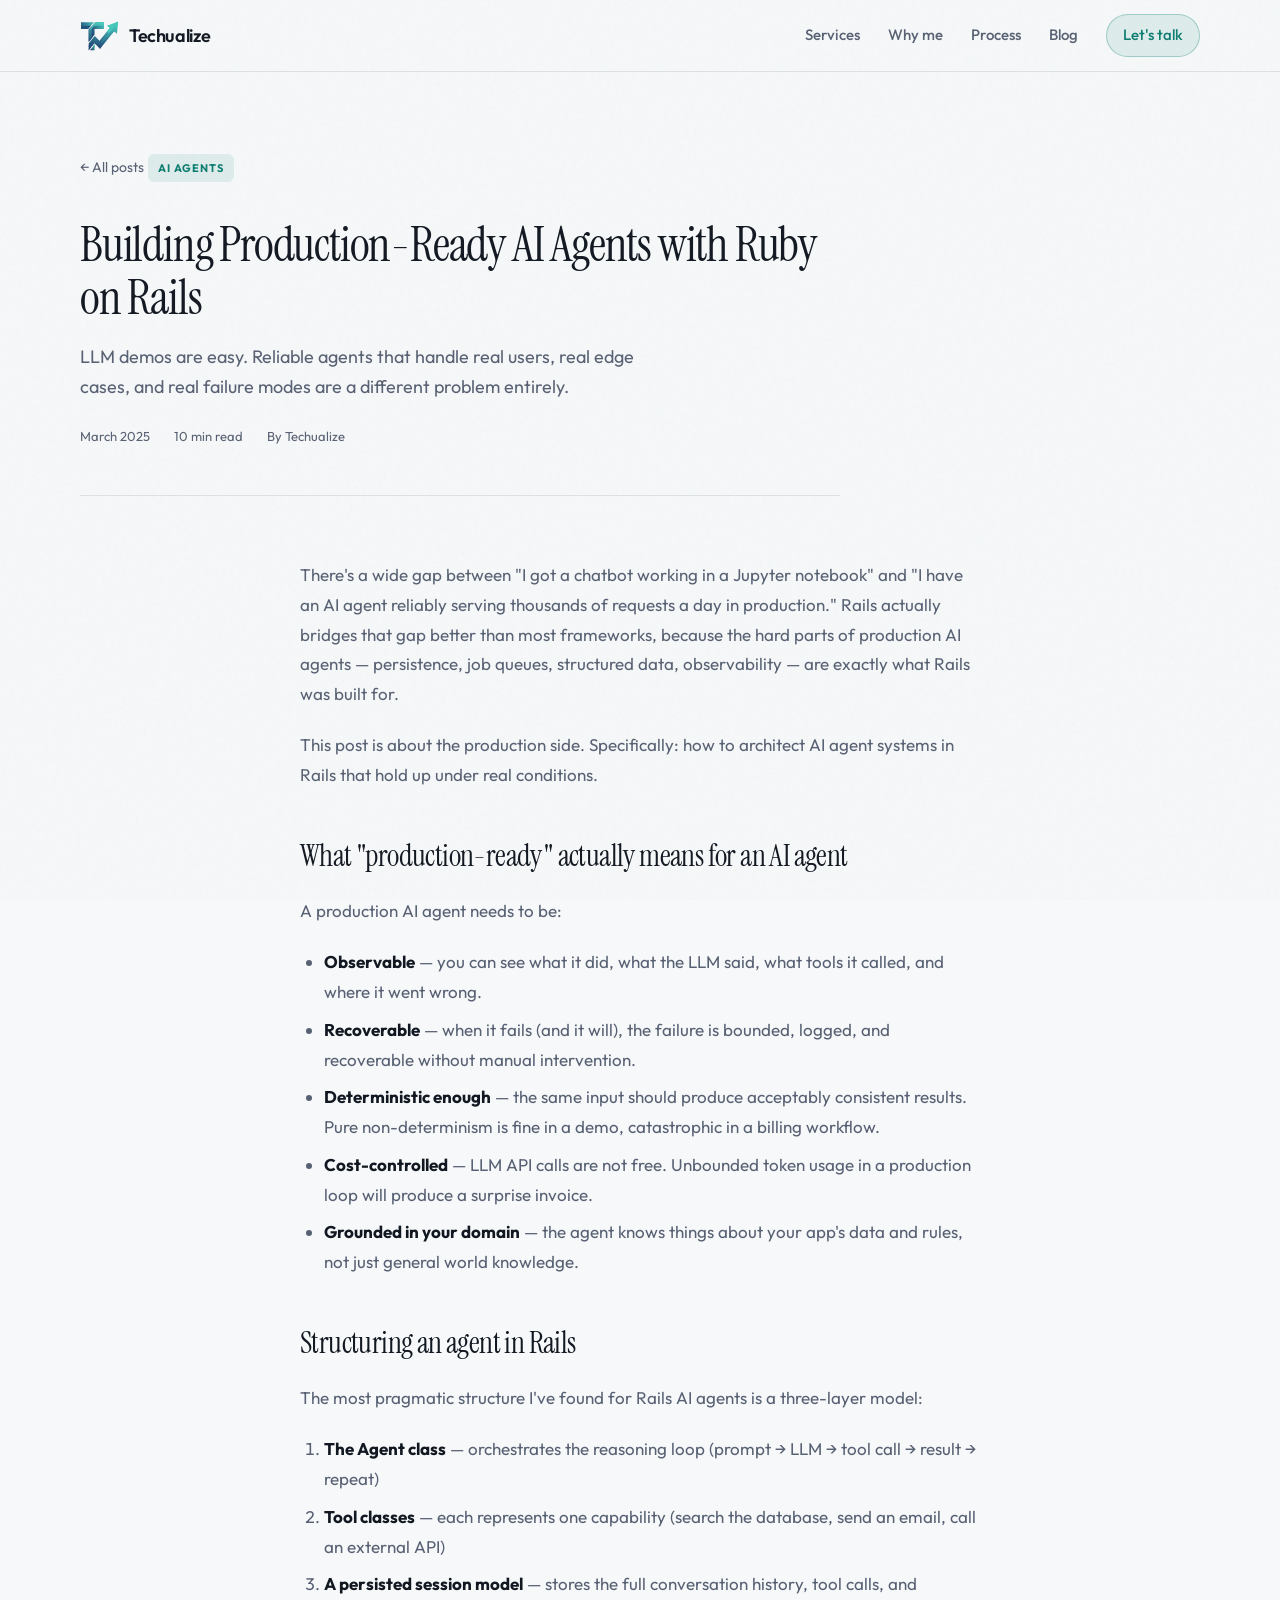
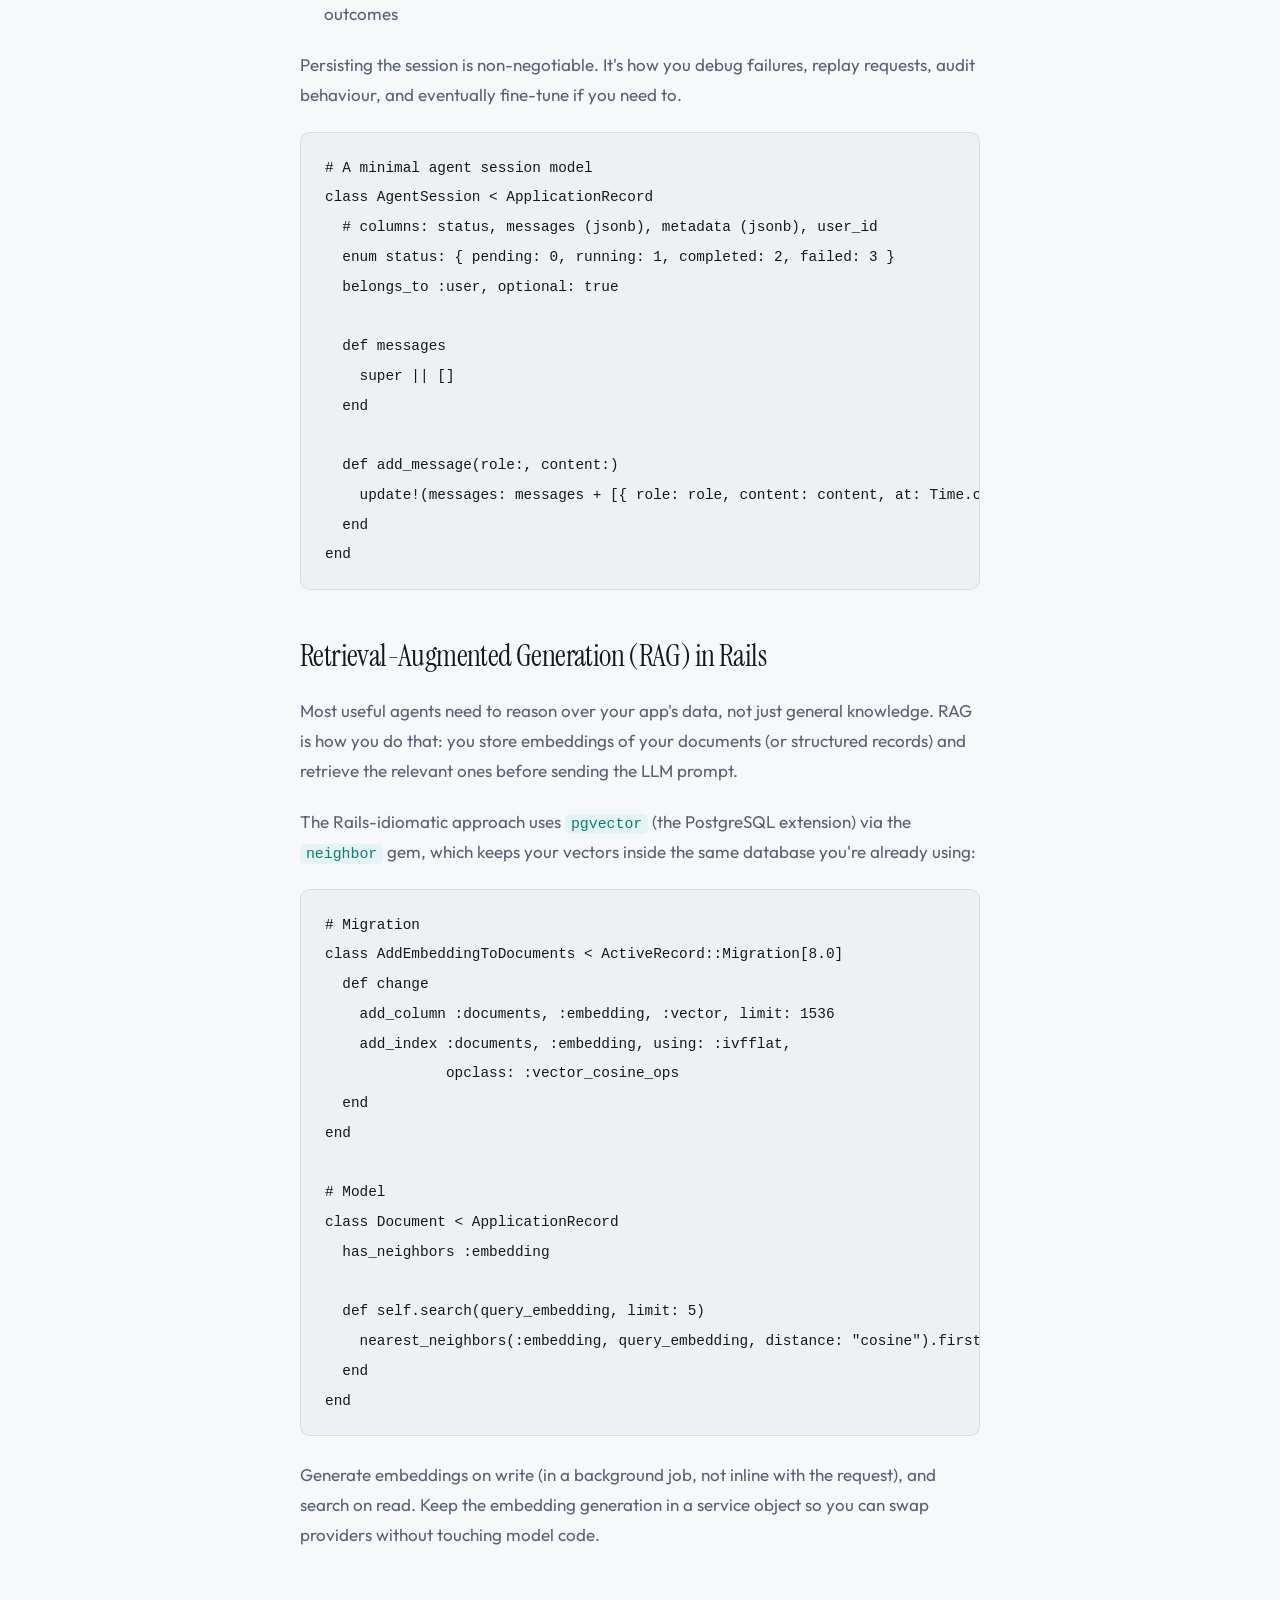
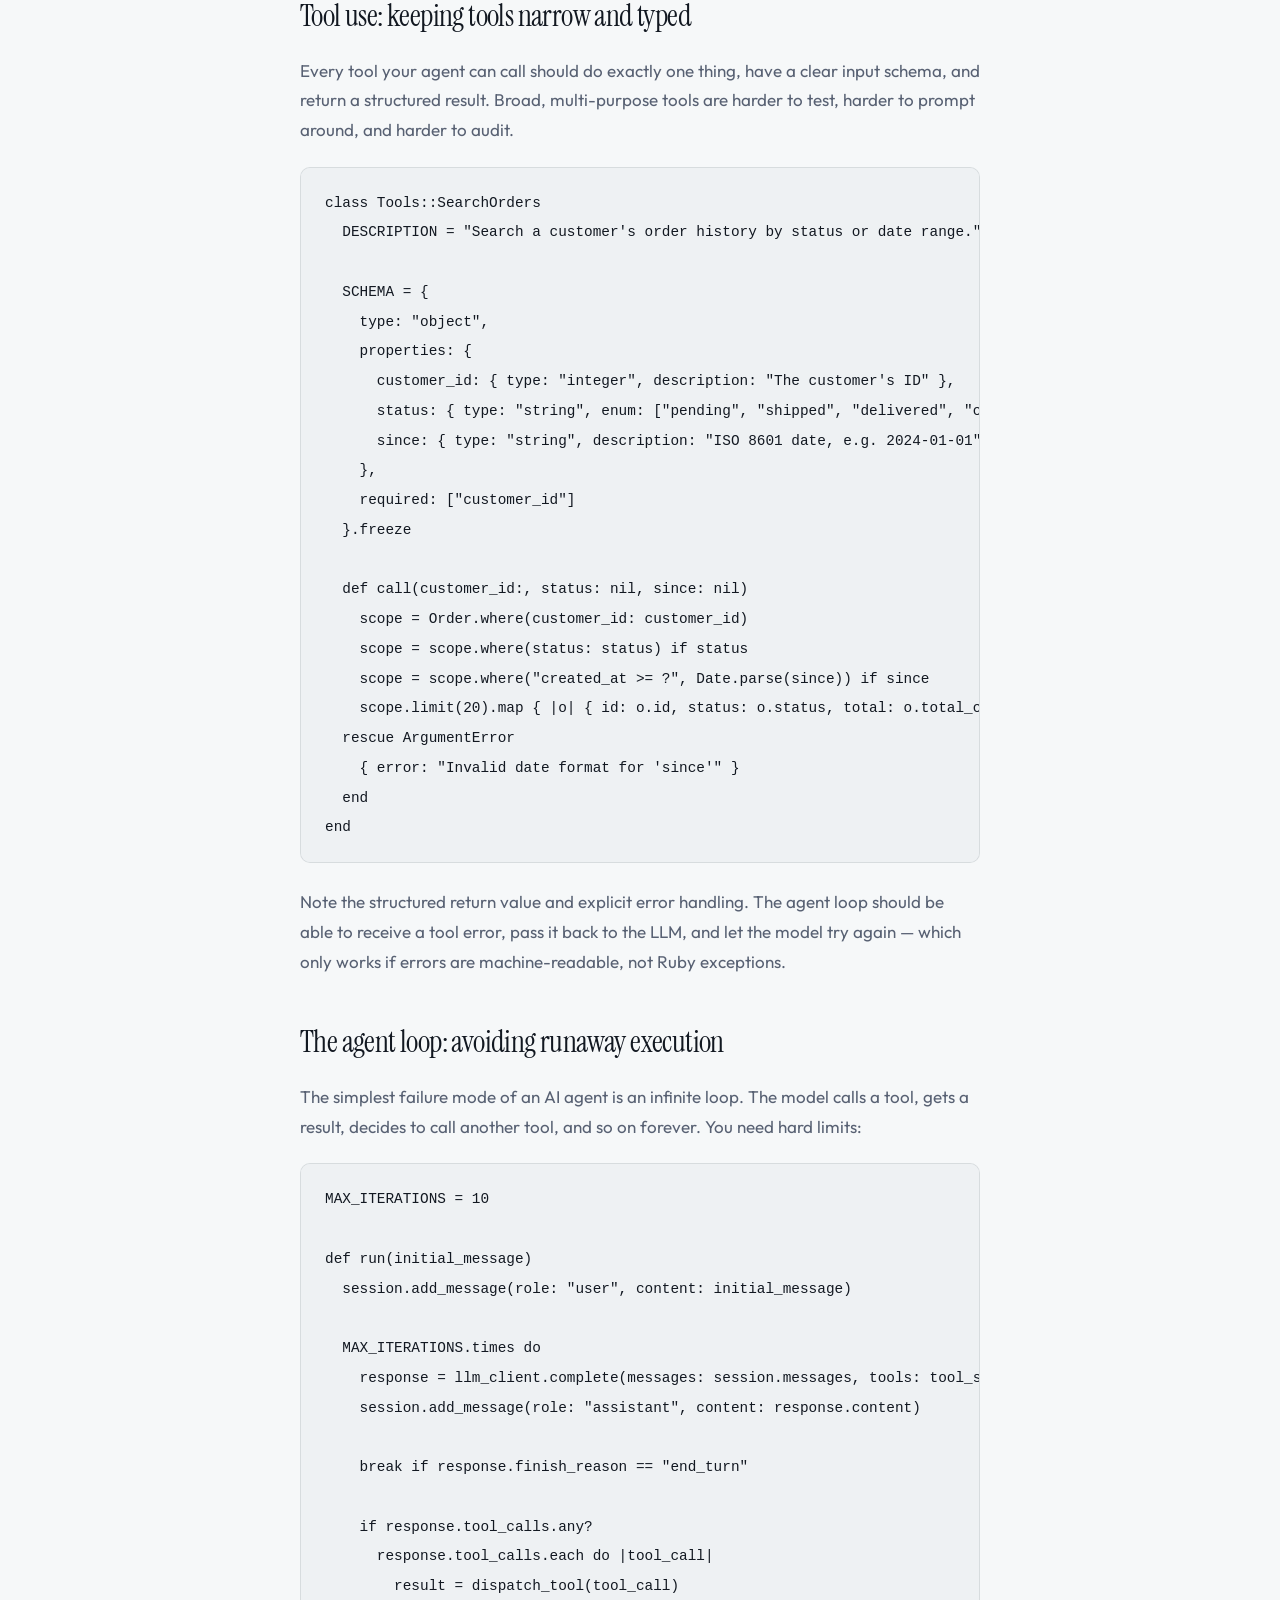
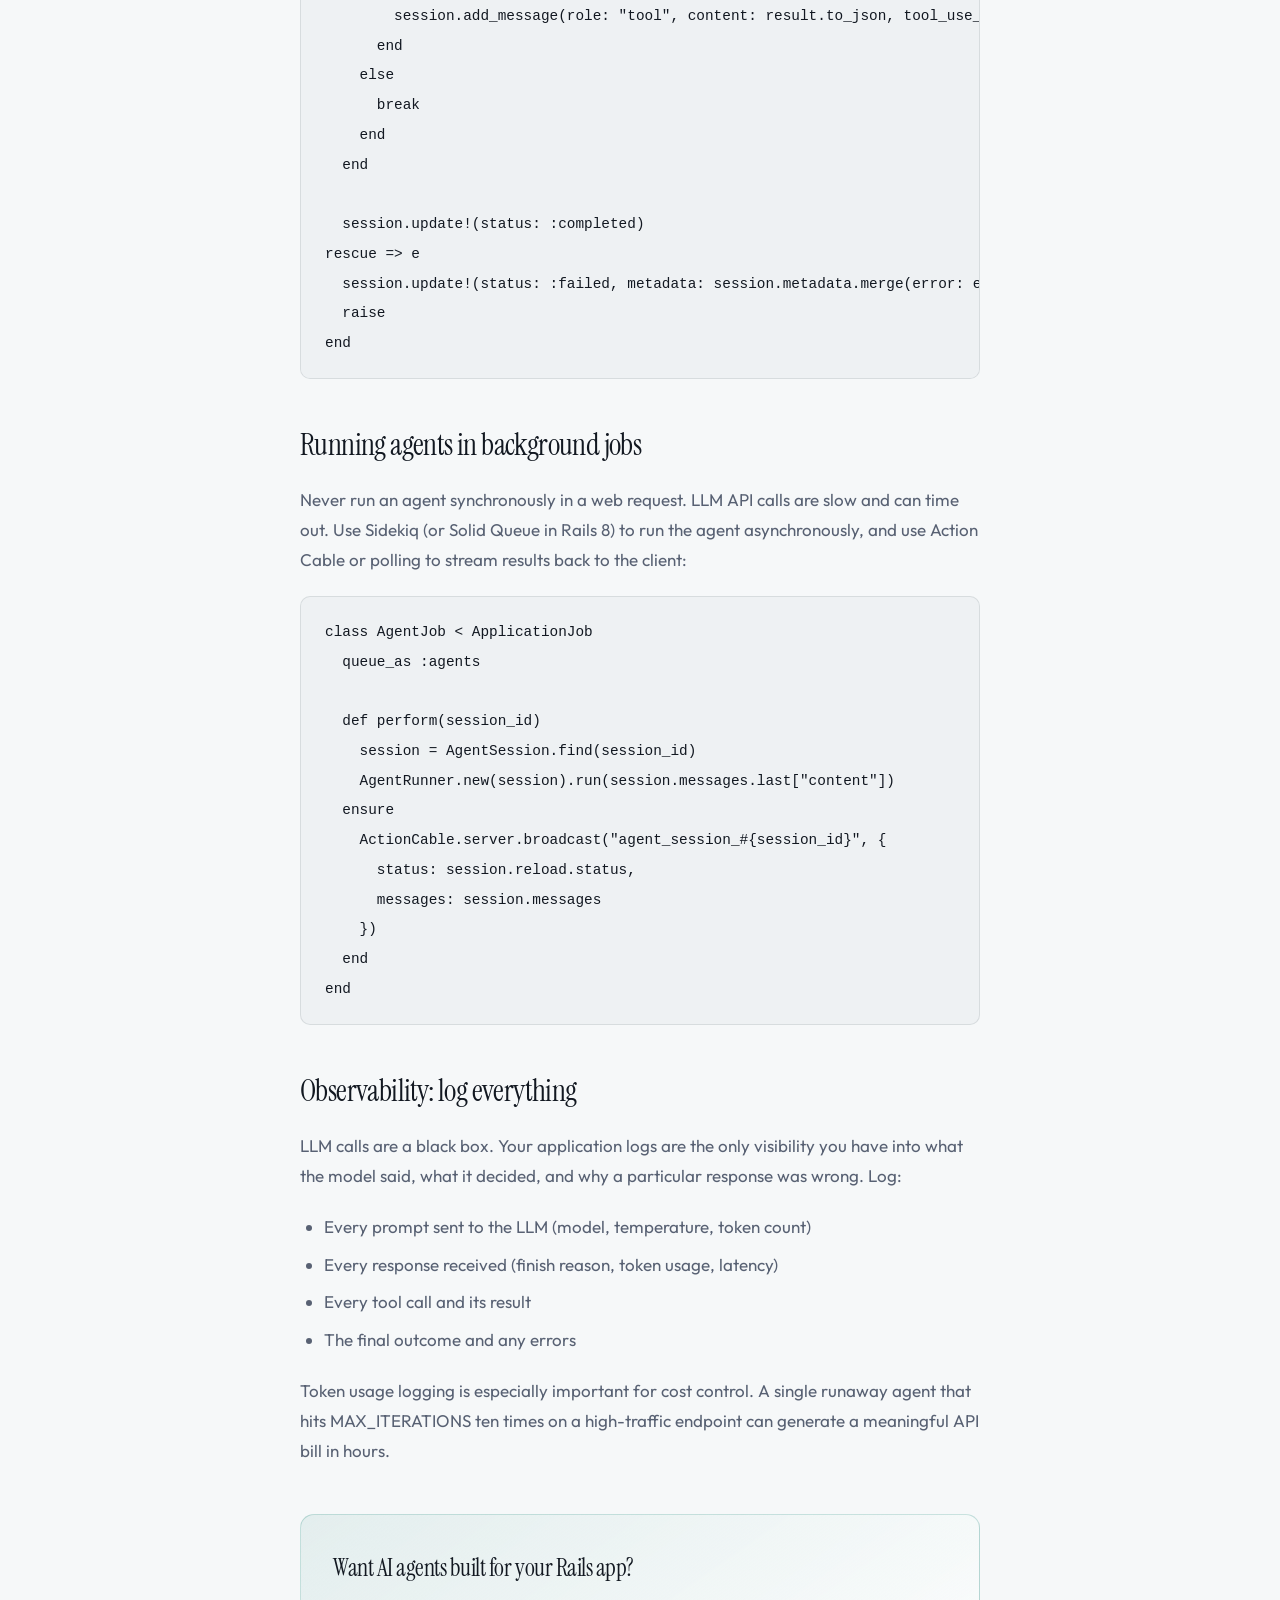
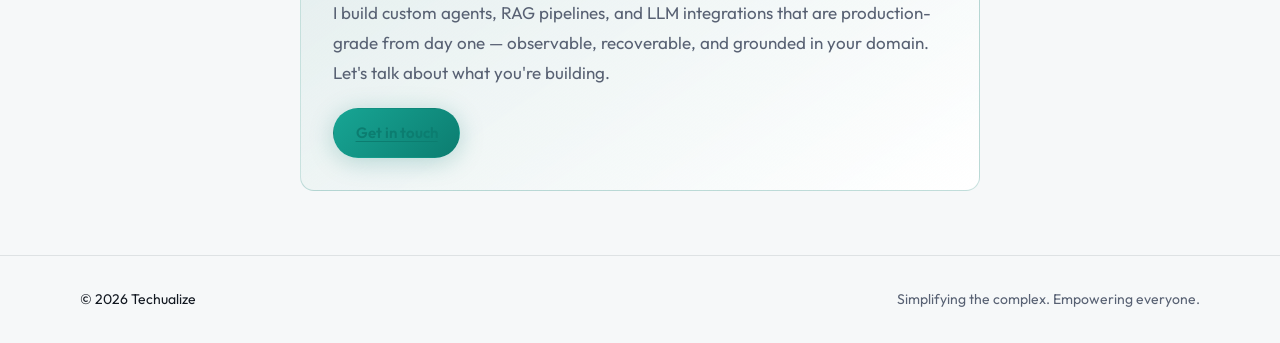
<file: blog/ai-agents-ruby-on-rails.html>
<!DOCTYPE html>
<html lang="en">
<head>
  <meta charset="UTF-8" />
  <meta name="viewport" content="width=device-width, initial-scale=1.0" />
  <meta name="description" content="LLM demos are easy. Reliable AI agents in production are not. A deep-dive on RAG, tool-use, observability, and failure modes when building AI agents with Ruby on Rails." />
  <meta name="robots" content="index, follow" />
  <meta name="author" content="Techualize" />
  <meta name="theme-color" content="#f6f8f9" />
  <link rel="canonical" href="https://techualize.com/blog/ai-agents-ruby-on-rails.html" />
  <meta property="og:title" content="Building Production-Ready AI Agents with Ruby on Rails — Techualize" />
  <meta property="og:description" content="LLM demos are easy. Reliable agents in production are not. RAG, tool-use, observability, and failure modes in Rails." />
  <meta property="og:type" content="article" />
  <meta property="og:url" content="https://techualize.com/blog/ai-agents-ruby-on-rails.html" />
  <meta property="og:image" content="https://techualize.com/assets/og-image.png" />
  <meta name="twitter:card" content="summary_large_image" />
  <meta name="twitter:title" content="Building Production-Ready AI Agents with Ruby on Rails" />
  <meta name="twitter:description" content="RAG, tool-use, observability, and failure modes when building AI agents in Rails." />
  <link rel="icon" href="../assets/favicon.svg" type="image/svg+xml" />
  <title>Building Production-Ready AI Agents with Ruby on Rails — Techualize</title>
  <link rel="preconnect" href="https://fonts.googleapis.com" />
  <link rel="preconnect" href="https://fonts.gstatic.com" crossorigin />
  <link href="https://fonts.googleapis.com/css2?family=Instrument+Serif:ital@0;1&family=Outfit:wght@300;400;500;600;700&display=swap" rel="stylesheet" />
  <link rel="stylesheet" href="../assets/css/main.css" />
  <script type="application/ld+json">
  {
    "@context": "https://schema.org",
    "@type": "Article",
    "headline": "Building Production-Ready AI Agents with Ruby on Rails",
    "description": "RAG, tool-use, observability, and failure modes when building AI agents in Ruby on Rails.",
    "author": { "@type": "Organization", "name": "Techualize", "url": "https://techualize.com" },
    "publisher": { "@type": "Organization", "name": "Techualize", "url": "https://techualize.com" },
    "datePublished": "2025-03-05",
    "url": "https://techualize.com/blog/ai-agents-ruby-on-rails.html"
  }
  </script>
</head>
<body>
  <div class="noise" aria-hidden="true"></div>
  <header class="site-header">
    <div class="container header-inner">
      <a class="logo" href="/" aria-label="Techualize — home">
        <img class="logo-mark" src="../assets/logo-mark.svg" alt="" width="36" height="28" />
        <span class="logo-wordmark">Techualize</span>
      </a>
      <nav class="nav" id="nav" aria-label="Primary">
        <a href="/#services">Services</a>
        <a href="/#why">Why me</a>
        <a href="/#process">Process</a>
        <a href="/blog/">Blog</a>
        <a href="/#contact" class="nav-cta">Let's talk</a>
      </nav>
      <button type="button" class="menu-toggle" id="menuToggle" aria-expanded="false" aria-controls="nav" aria-label="Open menu">
        <span></span><span></span>
      </button>
    </div>
  </header>

  <main style="padding-top: var(--header-h);">
    <div class="container">
      <div class="post-header">
        <a class="back-link" href="/blog/">← All posts</a>
        <span class="post-tag">AI Agents</span>
        <h1>Building Production-Ready AI Agents with Ruby on Rails</h1>
        <p class="post-lead">LLM demos are easy. Reliable agents that handle real users, real edge cases, and real failure modes are a different problem entirely.</p>
        <div class="post-meta">
          <span>March 2025</span>
          <span>10 min read</span>
          <span>By Techualize</span>
        </div>
      </div>
    </div>

    <div class="post-body">
      <article class="prose">

        <p>There's a wide gap between "I got a chatbot working in a Jupyter notebook" and "I have an AI agent reliably serving thousands of requests a day in production." Rails actually bridges that gap better than most frameworks, because the hard parts of production AI agents — persistence, job queues, structured data, observability — are exactly what Rails was built for.</p>

        <p>This post is about the production side. Specifically: how to architect AI agent systems in Rails that hold up under real conditions.</p>

        <h2>What "production-ready" actually means for an AI agent</h2>

        <p>A production AI agent needs to be:</p>

        <ul>
          <li><strong>Observable</strong> — you can see what it did, what the LLM said, what tools it called, and where it went wrong.</li>
          <li><strong>Recoverable</strong> — when it fails (and it will), the failure is bounded, logged, and recoverable without manual intervention.</li>
          <li><strong>Deterministic enough</strong> — the same input should produce acceptably consistent results. Pure non-determinism is fine in a demo, catastrophic in a billing workflow.</li>
          <li><strong>Cost-controlled</strong> — LLM API calls are not free. Unbounded token usage in a production loop will produce a surprise invoice.</li>
          <li><strong>Grounded in your domain</strong> — the agent knows things about your app's data and rules, not just general world knowledge.</li>
        </ul>

        <h2>Structuring an agent in Rails</h2>

        <p>The most pragmatic structure I've found for Rails AI agents is a three-layer model:</p>

        <ol>
          <li><strong>The Agent class</strong> — orchestrates the reasoning loop (prompt → LLM → tool call → result → repeat)</li>
          <li><strong>Tool classes</strong> — each represents one capability (search the database, send an email, call an external API)</li>
          <li><strong>A persisted session model</strong> — stores the full conversation history, tool calls, and outcomes</li>
        </ol>

        <p>Persisting the session is non-negotiable. It's how you debug failures, replay requests, audit behaviour, and eventually fine-tune if you need to.</p>

        <pre><code># A minimal agent session model
class AgentSession &lt; ApplicationRecord
  # columns: status, messages (jsonb), metadata (jsonb), user_id
  enum status: { pending: 0, running: 1, completed: 2, failed: 3 }
  belongs_to :user, optional: true

  def messages
    super || []
  end

  def add_message(role:, content:)
    update!(messages: messages + [{ role: role, content: content, at: Time.current }])
  end
end</code></pre>

        <h2>Retrieval-Augmented Generation (RAG) in Rails</h2>

        <p>Most useful agents need to reason over your app's data, not just general knowledge. RAG is how you do that: you store embeddings of your documents (or structured records) and retrieve the relevant ones before sending the LLM prompt.</p>

        <p>The Rails-idiomatic approach uses <code>pgvector</code> (the PostgreSQL extension) via the <code>neighbor</code> gem, which keeps your vectors inside the same database you're already using:</p>

        <pre><code># Migration
class AddEmbeddingToDocuments &lt; ActiveRecord::Migration[8.0]
  def change
    add_column :documents, :embedding, :vector, limit: 1536
    add_index :documents, :embedding, using: :ivfflat,
              opclass: :vector_cosine_ops
  end
end

# Model
class Document &lt; ApplicationRecord
  has_neighbors :embedding

  def self.search(query_embedding, limit: 5)
    nearest_neighbors(:embedding, query_embedding, distance: "cosine").first(limit)
  end
end</code></pre>

        <p>Generate embeddings on write (in a background job, not inline with the request), and search on read. Keep the embedding generation in a service object so you can swap providers without touching model code.</p>

        <h2>Tool use: keeping tools narrow and typed</h2>

        <p>Every tool your agent can call should do exactly one thing, have a clear input schema, and return a structured result. Broad, multi-purpose tools are harder to test, harder to prompt around, and harder to audit.</p>

        <pre><code>class Tools::SearchOrders
  DESCRIPTION = "Search a customer's order history by status or date range."

  SCHEMA = {
    type: "object",
    properties: {
      customer_id: { type: "integer", description: "The customer's ID" },
      status: { type: "string", enum: ["pending", "shipped", "delivered", "cancelled"] },
      since: { type: "string", description: "ISO 8601 date, e.g. 2024-01-01" }
    },
    required: ["customer_id"]
  }.freeze

  def call(customer_id:, status: nil, since: nil)
    scope = Order.where(customer_id: customer_id)
    scope = scope.where(status: status) if status
    scope = scope.where("created_at >= ?", Date.parse(since)) if since
    scope.limit(20).map { |o| { id: o.id, status: o.status, total: o.total_cents } }
  rescue ArgumentError
    { error: "Invalid date format for 'since'" }
  end
end</code></pre>

        <p>Note the structured return value and explicit error handling. The agent loop should be able to receive a tool error, pass it back to the LLM, and let the model try again — which only works if errors are machine-readable, not Ruby exceptions.</p>

        <h2>The agent loop: avoiding runaway execution</h2>

        <p>The simplest failure mode of an AI agent is an infinite loop. The model calls a tool, gets a result, decides to call another tool, and so on forever. You need hard limits:</p>

        <pre><code>MAX_ITERATIONS = 10

def run(initial_message)
  session.add_message(role: "user", content: initial_message)

  MAX_ITERATIONS.times do
    response = llm_client.complete(messages: session.messages, tools: tool_schemas)
    session.add_message(role: "assistant", content: response.content)

    break if response.finish_reason == "end_turn"

    if response.tool_calls.any?
      response.tool_calls.each do |tool_call|
        result = dispatch_tool(tool_call)
        session.add_message(role: "tool", content: result.to_json, tool_use_id: tool_call.id)
      end
    else
      break
    end
  end

  session.update!(status: :completed)
rescue => e
  session.update!(status: :failed, metadata: session.metadata.merge(error: e.message))
  raise
end</code></pre>

        <h2>Running agents in background jobs</h2>

        <p>Never run an agent synchronously in a web request. LLM API calls are slow and can time out. Use Sidekiq (or Solid Queue in Rails 8) to run the agent asynchronously, and use Action Cable or polling to stream results back to the client:</p>

        <pre><code>class AgentJob &lt; ApplicationJob
  queue_as :agents

  def perform(session_id)
    session = AgentSession.find(session_id)
    AgentRunner.new(session).run(session.messages.last["content"])
  ensure
    ActionCable.server.broadcast("agent_session_#{session_id}", {
      status: session.reload.status,
      messages: session.messages
    })
  end
end</code></pre>

        <h2>Observability: log everything</h2>

        <p>LLM calls are a black box. Your application logs are the only visibility you have into what the model said, what it decided, and why a particular response was wrong. Log:</p>

        <ul>
          <li>Every prompt sent to the LLM (model, temperature, token count)</li>
          <li>Every response received (finish reason, token usage, latency)</li>
          <li>Every tool call and its result</li>
          <li>The final outcome and any errors</li>
        </ul>

        <p>Token usage logging is especially important for cost control. A single runaway agent that hits MAX_ITERATIONS ten times on a high-traffic endpoint can generate a meaningful API bill in hours.</p>

        <div class="post-cta">
          <h3>Want AI agents built for your Rails app?</h3>
          <p>I build custom agents, RAG pipelines, and LLM integrations that are production-grade from day one — observable, recoverable, and grounded in your domain. Let's talk about what you're building.</p>
          <a href="/#contact" class="btn btn-primary">Get in touch</a>
        </div>

      </article>
    </div>
  </main>

  <footer class="site-footer">
    <div class="container footer-inner">
      <span class="footer-brand">© <span id="year"></span> Techualize</span>
      <span class="footer-meta">Simplifying the complex. Empowering everyone.</span>
    </div>
  </footer>

  <script>document.getElementById("year").textContent = new Date().getFullYear();</script>
  <script src="../assets/js/main.js"></script>
</body>
</html>
</file>
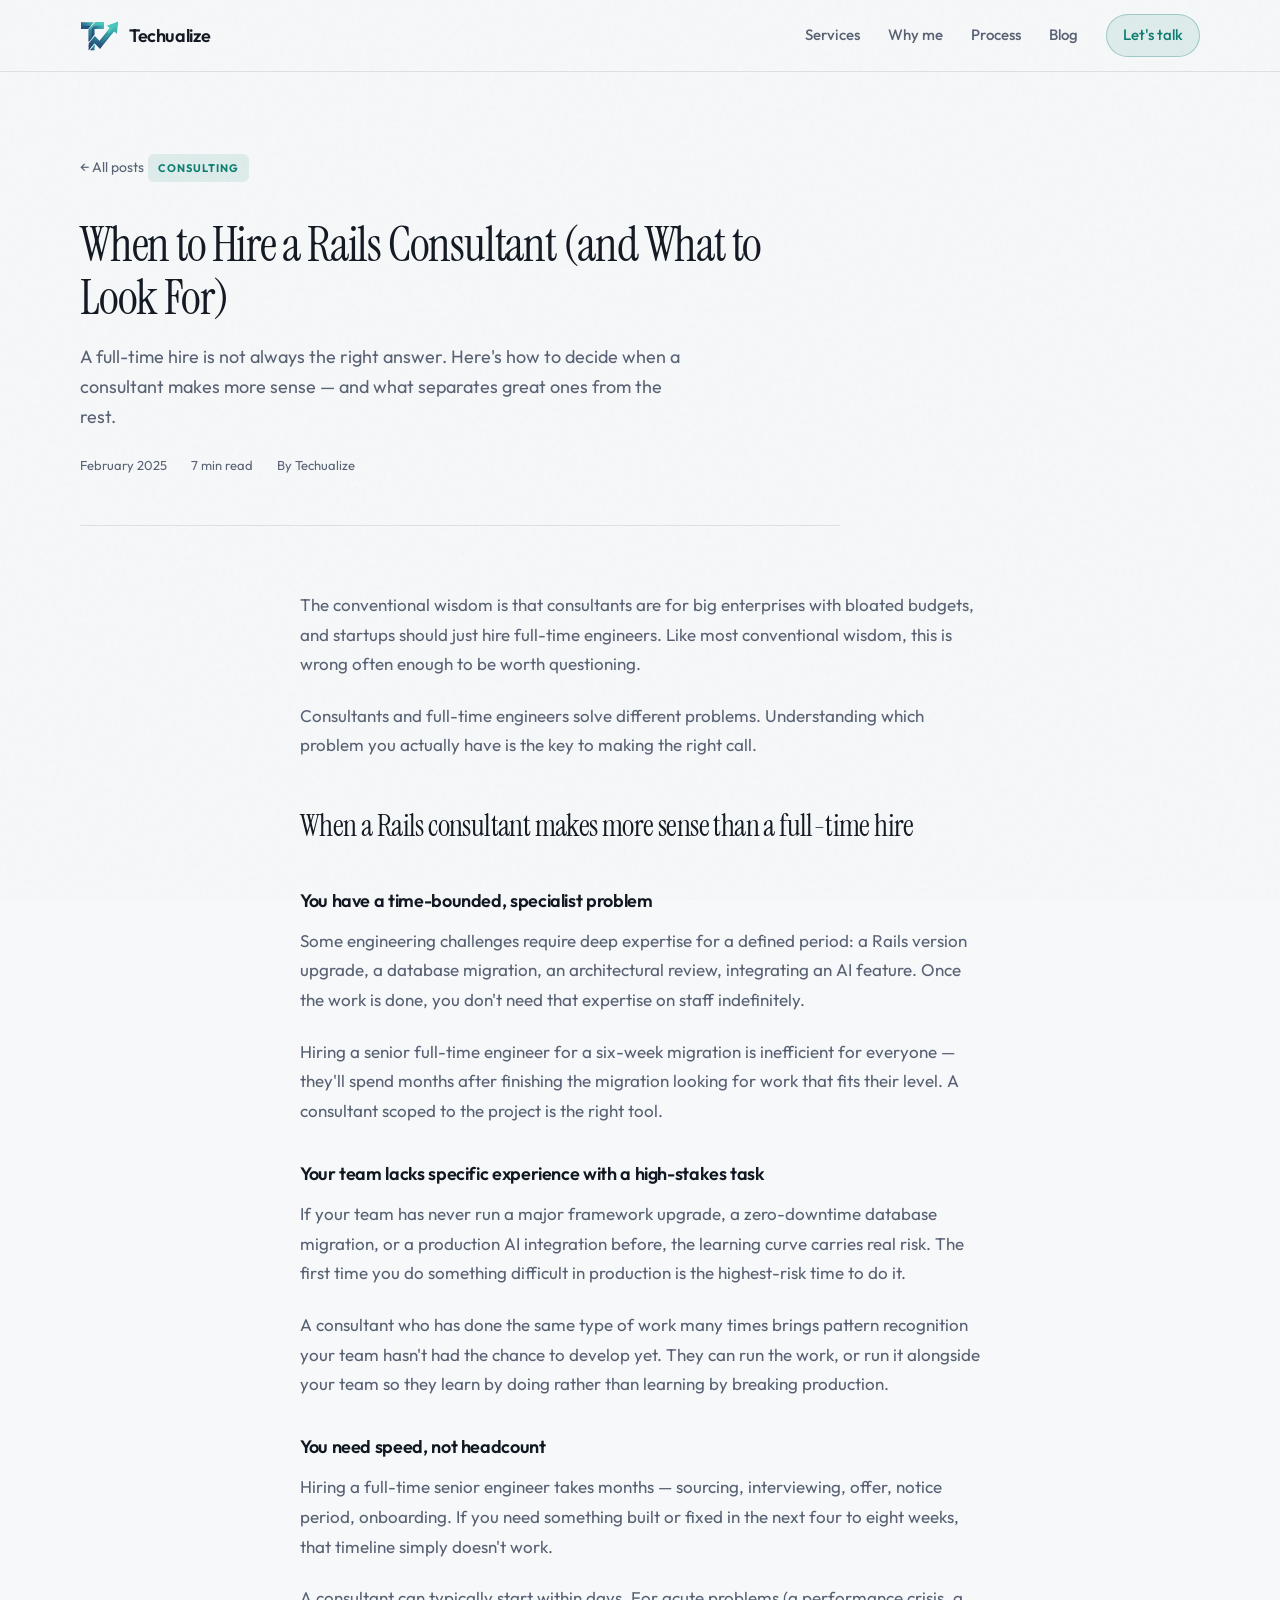
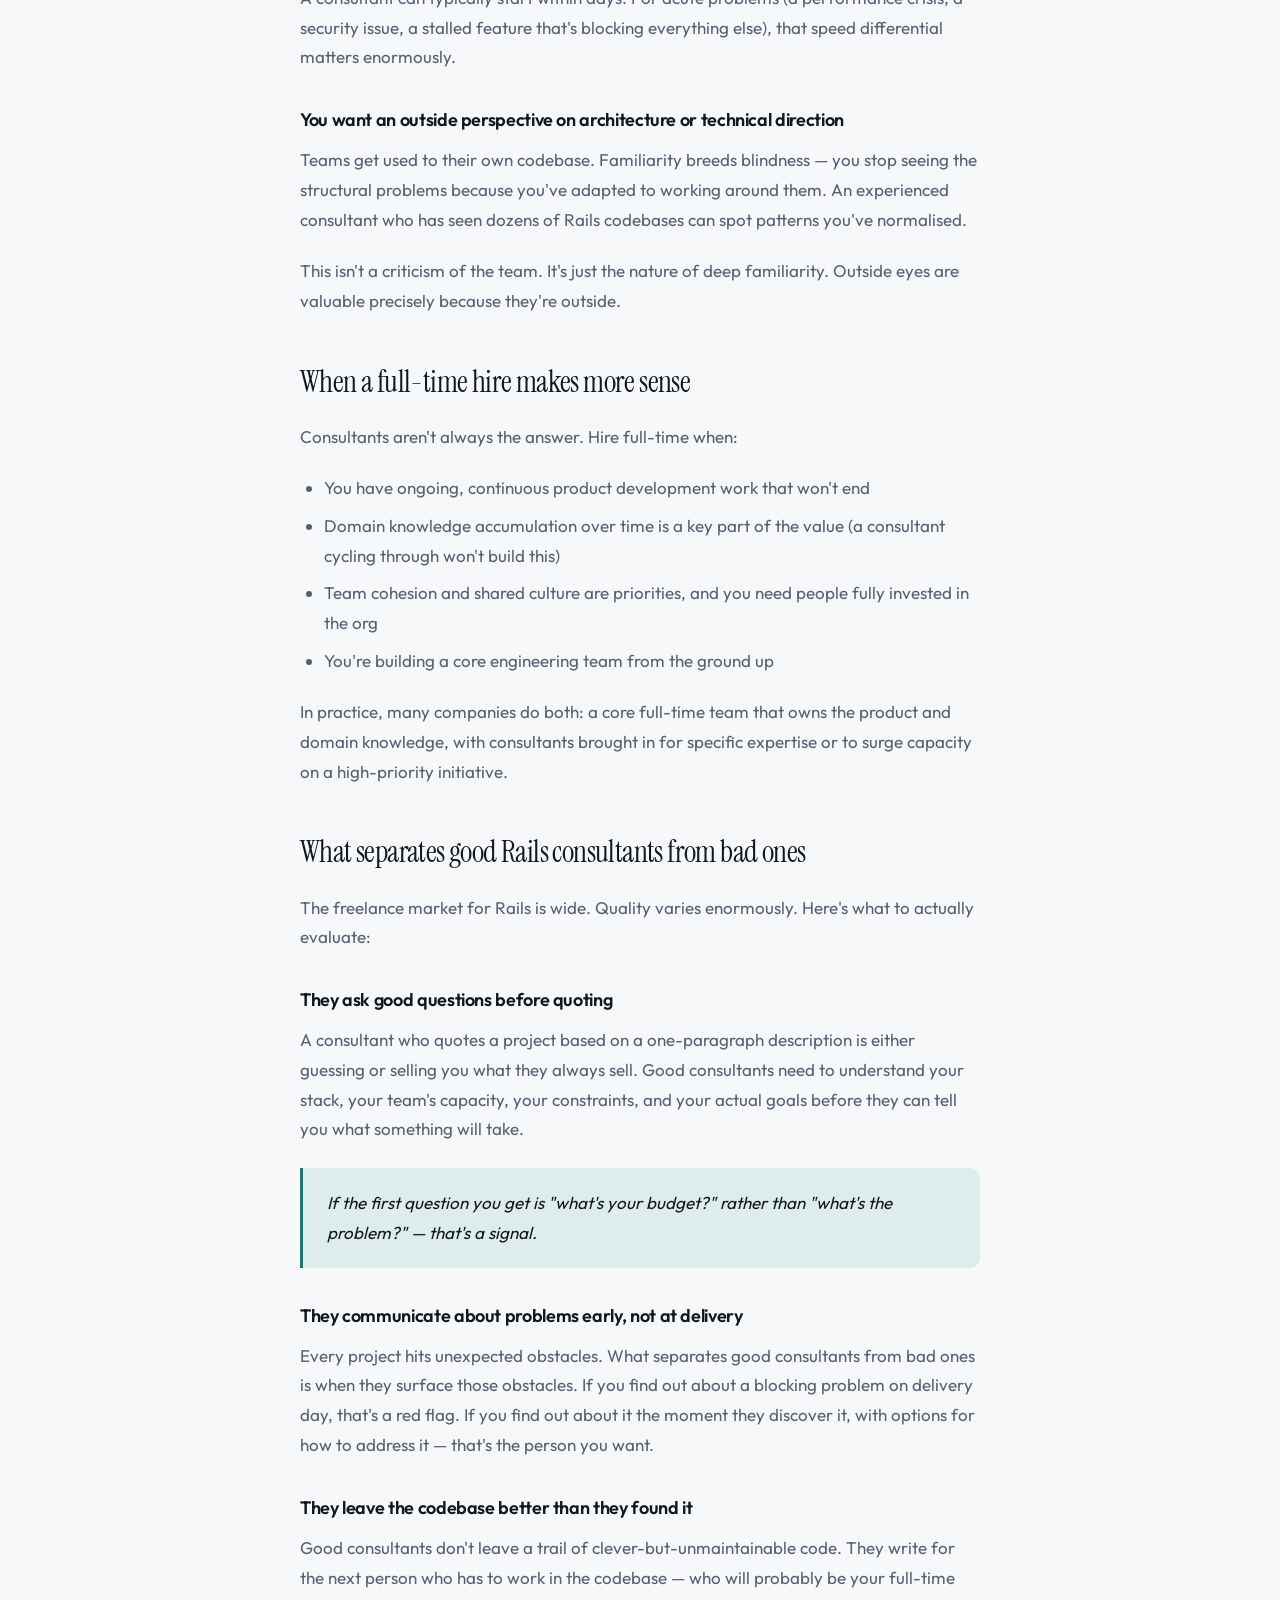
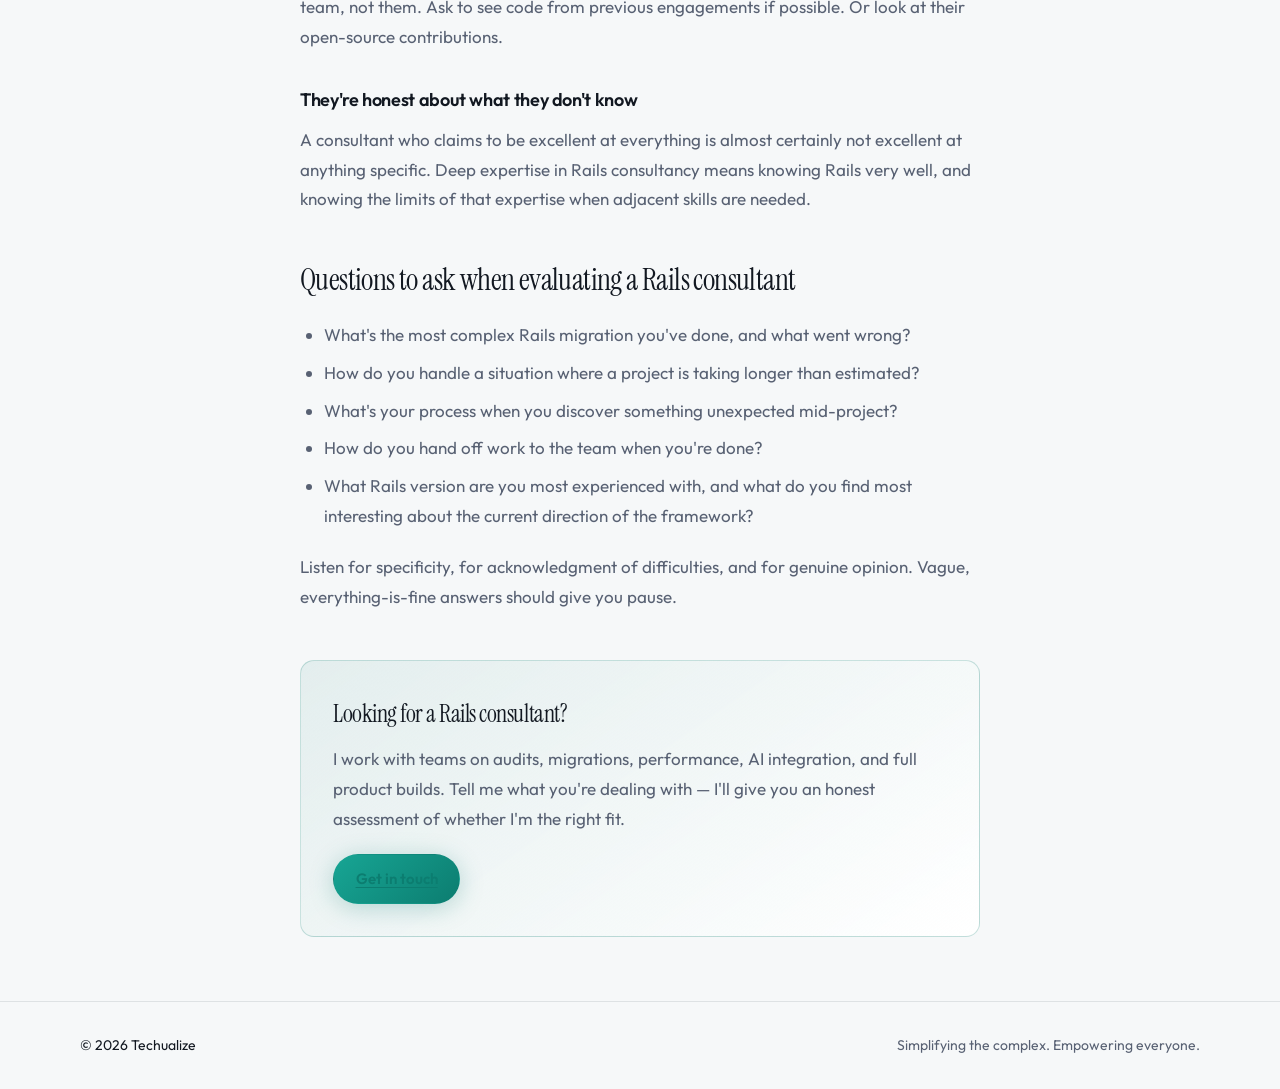
<file: blog/hire-rails-consultant.html>
<!DOCTYPE html>
<html lang="en">
<head>
  <meta charset="UTF-8" />
  <meta name="viewport" content="width=device-width, initial-scale=1.0" />
  <meta name="description" content="A full-time hire is not always the right answer. How to decide when a Ruby on Rails consultant makes more sense — and what separates great ones from the rest." />
  <meta name="robots" content="index, follow" />
  <meta name="author" content="Techualize" />
  <meta name="theme-color" content="#f6f8f9" />
  <link rel="canonical" href="https://techualize.com/blog/hire-rails-consultant.html" />
  <meta property="og:title" content="When to Hire a Rails Consultant (and What to Look For) — Techualize" />
  <meta property="og:description" content="How to decide when a Ruby on Rails consultant makes more sense than a full-time hire — and what separates great ones from the rest." />
  <meta property="og:type" content="article" />
  <meta property="og:url" content="https://techualize.com/blog/hire-rails-consultant.html" />
  <meta property="og:image" content="https://techualize.com/assets/og-image.png" />
  <meta name="twitter:card" content="summary_large_image" />
  <meta name="twitter:title" content="When to Hire a Rails Consultant (and What to Look For)" />
  <meta name="twitter:description" content="How to decide when a Rails consultant makes more sense and what to look for." />
  <link rel="icon" href="../assets/favicon.svg" type="image/svg+xml" />
  <title>When to Hire a Rails Consultant (and What to Look For) — Techualize</title>
  <link rel="preconnect" href="https://fonts.googleapis.com" />
  <link rel="preconnect" href="https://fonts.gstatic.com" crossorigin />
  <link href="https://fonts.googleapis.com/css2?family=Instrument+Serif:ital@0;1&family=Outfit:wght@300;400;500;600;700&display=swap" rel="stylesheet" />
  <link rel="stylesheet" href="../assets/css/main.css" />
  <script type="application/ld+json">
  {
    "@context": "https://schema.org",
    "@type": "Article",
    "headline": "When to Hire a Rails Consultant (and What to Look For)",
    "description": "How to decide when a Ruby on Rails consultant makes more sense than a full-time hire.",
    "author": { "@type": "Organization", "name": "Techualize", "url": "https://techualize.com" },
    "publisher": { "@type": "Organization", "name": "Techualize", "url": "https://techualize.com" },
    "datePublished": "2025-02-20",
    "url": "https://techualize.com/blog/hire-rails-consultant.html"
  }
  </script>
</head>
<body>
  <div class="noise" aria-hidden="true"></div>
  <header class="site-header">
    <div class="container header-inner">
      <a class="logo" href="/" aria-label="Techualize — home">
        <img class="logo-mark" src="../assets/logo-mark.svg" alt="" width="36" height="28" />
        <span class="logo-wordmark">Techualize</span>
      </a>
      <nav class="nav" id="nav" aria-label="Primary">
        <a href="/#services">Services</a>
        <a href="/#why">Why me</a>
        <a href="/#process">Process</a>
        <a href="/blog/">Blog</a>
        <a href="/#contact" class="nav-cta">Let's talk</a>
      </nav>
      <button type="button" class="menu-toggle" id="menuToggle" aria-expanded="false" aria-controls="nav" aria-label="Open menu">
        <span></span><span></span>
      </button>
    </div>
  </header>

  <main style="padding-top: var(--header-h);">
    <div class="container">
      <div class="post-header">
        <a class="back-link" href="/blog/">← All posts</a>
        <span class="post-tag">Consulting</span>
        <h1>When to Hire a Rails Consultant (and What to Look For)</h1>
        <p class="post-lead">A full-time hire is not always the right answer. Here's how to decide when a consultant makes more sense — and what separates great ones from the rest.</p>
        <div class="post-meta">
          <span>February 2025</span>
          <span>7 min read</span>
          <span>By Techualize</span>
        </div>
      </div>
    </div>

    <div class="post-body">
      <article class="prose">

        <p>The conventional wisdom is that consultants are for big enterprises with bloated budgets, and startups should just hire full-time engineers. Like most conventional wisdom, this is wrong often enough to be worth questioning.</p>

        <p>Consultants and full-time engineers solve different problems. Understanding which problem you actually have is the key to making the right call.</p>

        <h2>When a Rails consultant makes more sense than a full-time hire</h2>

        <h3>You have a time-bounded, specialist problem</h3>

        <p>Some engineering challenges require deep expertise for a defined period: a Rails version upgrade, a database migration, an architectural review, integrating an AI feature. Once the work is done, you don't need that expertise on staff indefinitely.</p>

        <p>Hiring a senior full-time engineer for a six-week migration is inefficient for everyone — they'll spend months after finishing the migration looking for work that fits their level. A consultant scoped to the project is the right tool.</p>

        <h3>Your team lacks specific experience with a high-stakes task</h3>

        <p>If your team has never run a major framework upgrade, a zero-downtime database migration, or a production AI integration before, the learning curve carries real risk. The first time you do something difficult in production is the highest-risk time to do it.</p>

        <p>A consultant who has done the same type of work many times brings pattern recognition your team hasn't had the chance to develop yet. They can run the work, or run it alongside your team so they learn by doing rather than learning by breaking production.</p>

        <h3>You need speed, not headcount</h3>

        <p>Hiring a full-time senior engineer takes months — sourcing, interviewing, offer, notice period, onboarding. If you need something built or fixed in the next four to eight weeks, that timeline simply doesn't work.</p>

        <p>A consultant can typically start within days. For acute problems (a performance crisis, a security issue, a stalled feature that's blocking everything else), that speed differential matters enormously.</p>

        <h3>You want an outside perspective on architecture or technical direction</h3>

        <p>Teams get used to their own codebase. Familiarity breeds blindness — you stop seeing the structural problems because you've adapted to working around them. An experienced consultant who has seen dozens of Rails codebases can spot patterns you've normalised.</p>

        <p>This isn't a criticism of the team. It's just the nature of deep familiarity. Outside eyes are valuable precisely because they're outside.</p>

        <h2>When a full-time hire makes more sense</h2>

        <p>Consultants aren't always the answer. Hire full-time when:</p>

        <ul>
          <li>You have ongoing, continuous product development work that won't end</li>
          <li>Domain knowledge accumulation over time is a key part of the value (a consultant cycling through won't build this)</li>
          <li>Team cohesion and shared culture are priorities, and you need people fully invested in the org</li>
          <li>You're building a core engineering team from the ground up</li>
        </ul>

        <p>In practice, many companies do both: a core full-time team that owns the product and domain knowledge, with consultants brought in for specific expertise or to surge capacity on a high-priority initiative.</p>

        <h2>What separates good Rails consultants from bad ones</h2>

        <p>The freelance market for Rails is wide. Quality varies enormously. Here's what to actually evaluate:</p>

        <h3>They ask good questions before quoting</h3>

        <p>A consultant who quotes a project based on a one-paragraph description is either guessing or selling you what they always sell. Good consultants need to understand your stack, your team's capacity, your constraints, and your actual goals before they can tell you what something will take.</p>

        <blockquote>
          <p>If the first question you get is "what's your budget?" rather than "what's the problem?" — that's a signal.</p>
        </blockquote>

        <h3>They communicate about problems early, not at delivery</h3>

        <p>Every project hits unexpected obstacles. What separates good consultants from bad ones is when they surface those obstacles. If you find out about a blocking problem on delivery day, that's a red flag. If you find out about it the moment they discover it, with options for how to address it — that's the person you want.</p>

        <h3>They leave the codebase better than they found it</h3>

        <p>Good consultants don't leave a trail of clever-but-unmaintainable code. They write for the next person who has to work in the codebase — who will probably be your full-time team, not them. Ask to see code from previous engagements if possible. Or look at their open-source contributions.</p>

        <h3>They're honest about what they don't know</h3>

        <p>A consultant who claims to be excellent at everything is almost certainly not excellent at anything specific. Deep expertise in Rails consultancy means knowing Rails very well, and knowing the limits of that expertise when adjacent skills are needed.</p>

        <h2>Questions to ask when evaluating a Rails consultant</h2>

        <ul>
          <li>What's the most complex Rails migration you've done, and what went wrong?</li>
          <li>How do you handle a situation where a project is taking longer than estimated?</li>
          <li>What's your process when you discover something unexpected mid-project?</li>
          <li>How do you hand off work to the team when you're done?</li>
          <li>What Rails version are you most experienced with, and what do you find most interesting about the current direction of the framework?</li>
        </ul>

        <p>Listen for specificity, for acknowledgment of difficulties, and for genuine opinion. Vague, everything-is-fine answers should give you pause.</p>

        <div class="post-cta">
          <h3>Looking for a Rails consultant?</h3>
          <p>I work with teams on audits, migrations, performance, AI integration, and full product builds. Tell me what you're dealing with — I'll give you an honest assessment of whether I'm the right fit.</p>
          <a href="/#contact" class="btn btn-primary">Get in touch</a>
        </div>

      </article>
    </div>
  </main>

  <footer class="site-footer">
    <div class="container footer-inner">
      <span class="footer-brand">© <span id="year"></span> Techualize</span>
      <span class="footer-meta">Simplifying the complex. Empowering everyone.</span>
    </div>
  </footer>

  <script>document.getElementById("year").textContent = new Date().getFullYear();</script>
  <script src="../assets/js/main.js"></script>
</body>
</html>
</file>
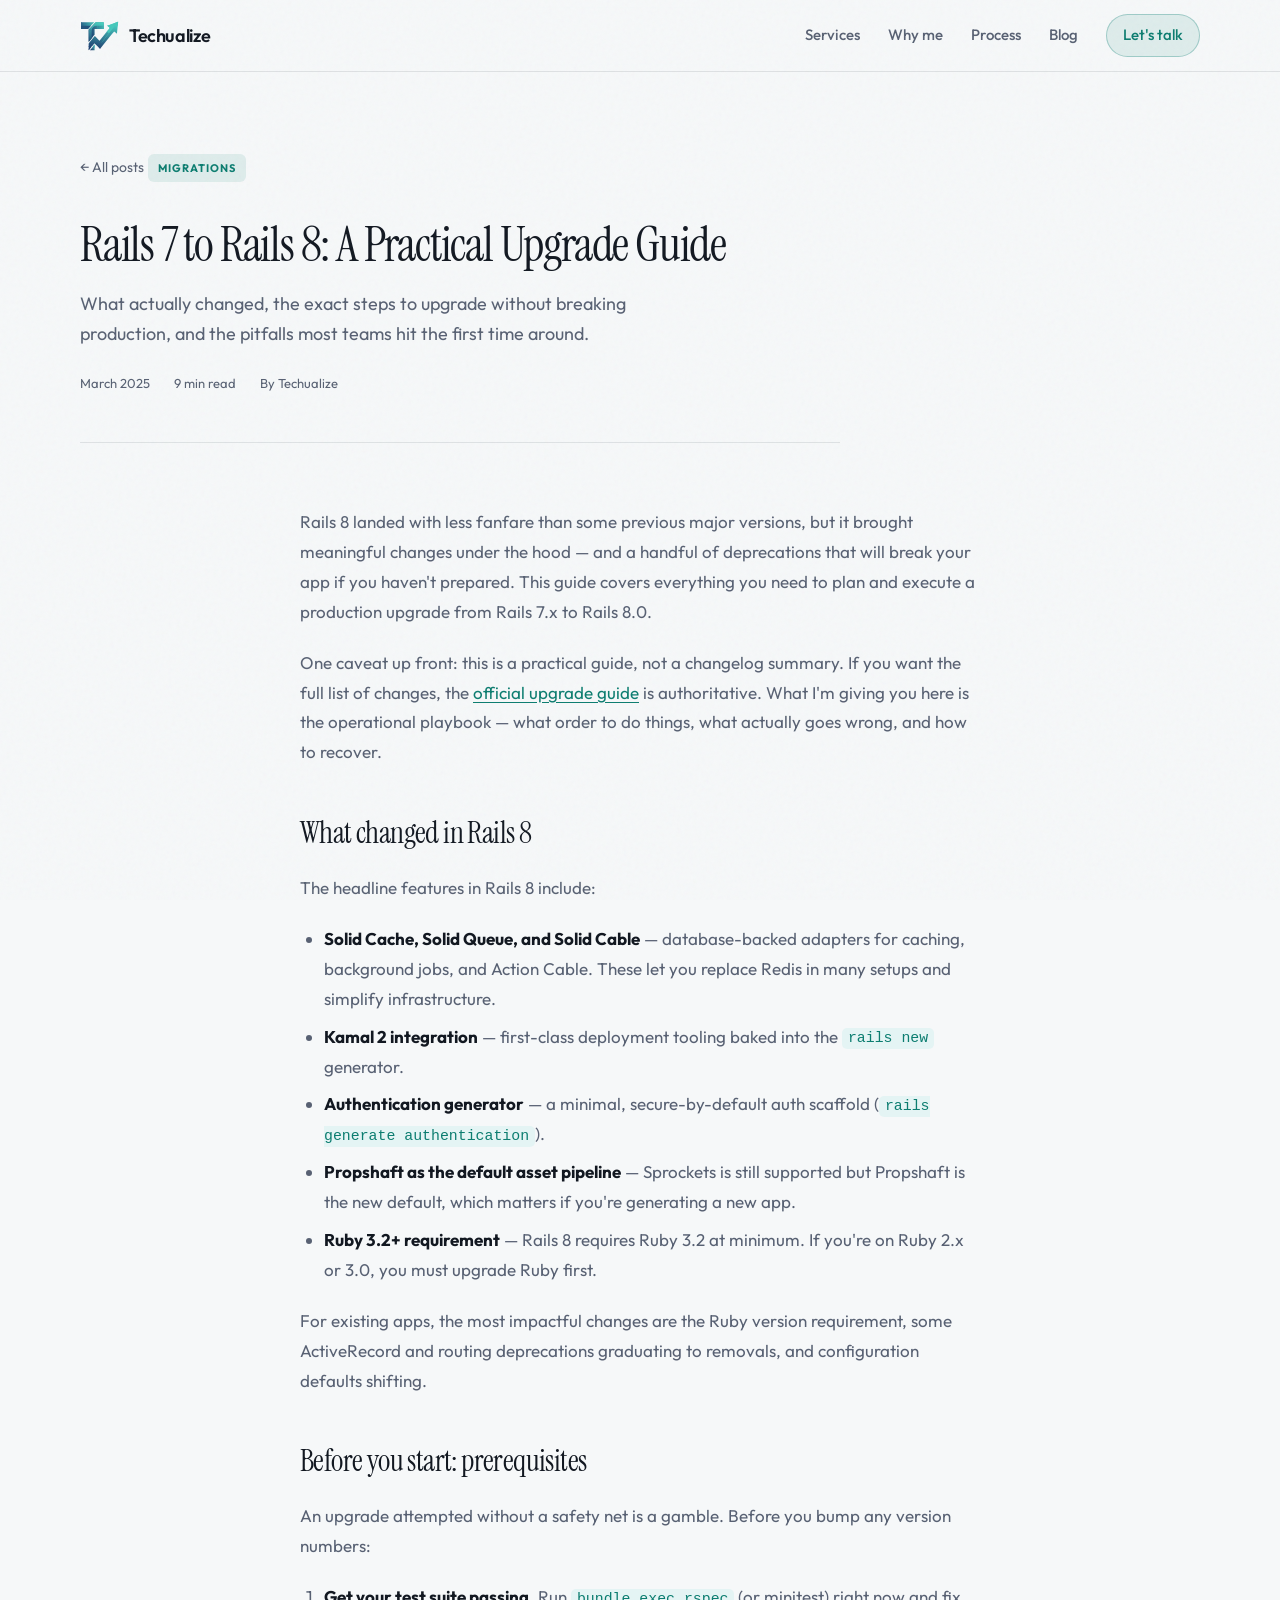
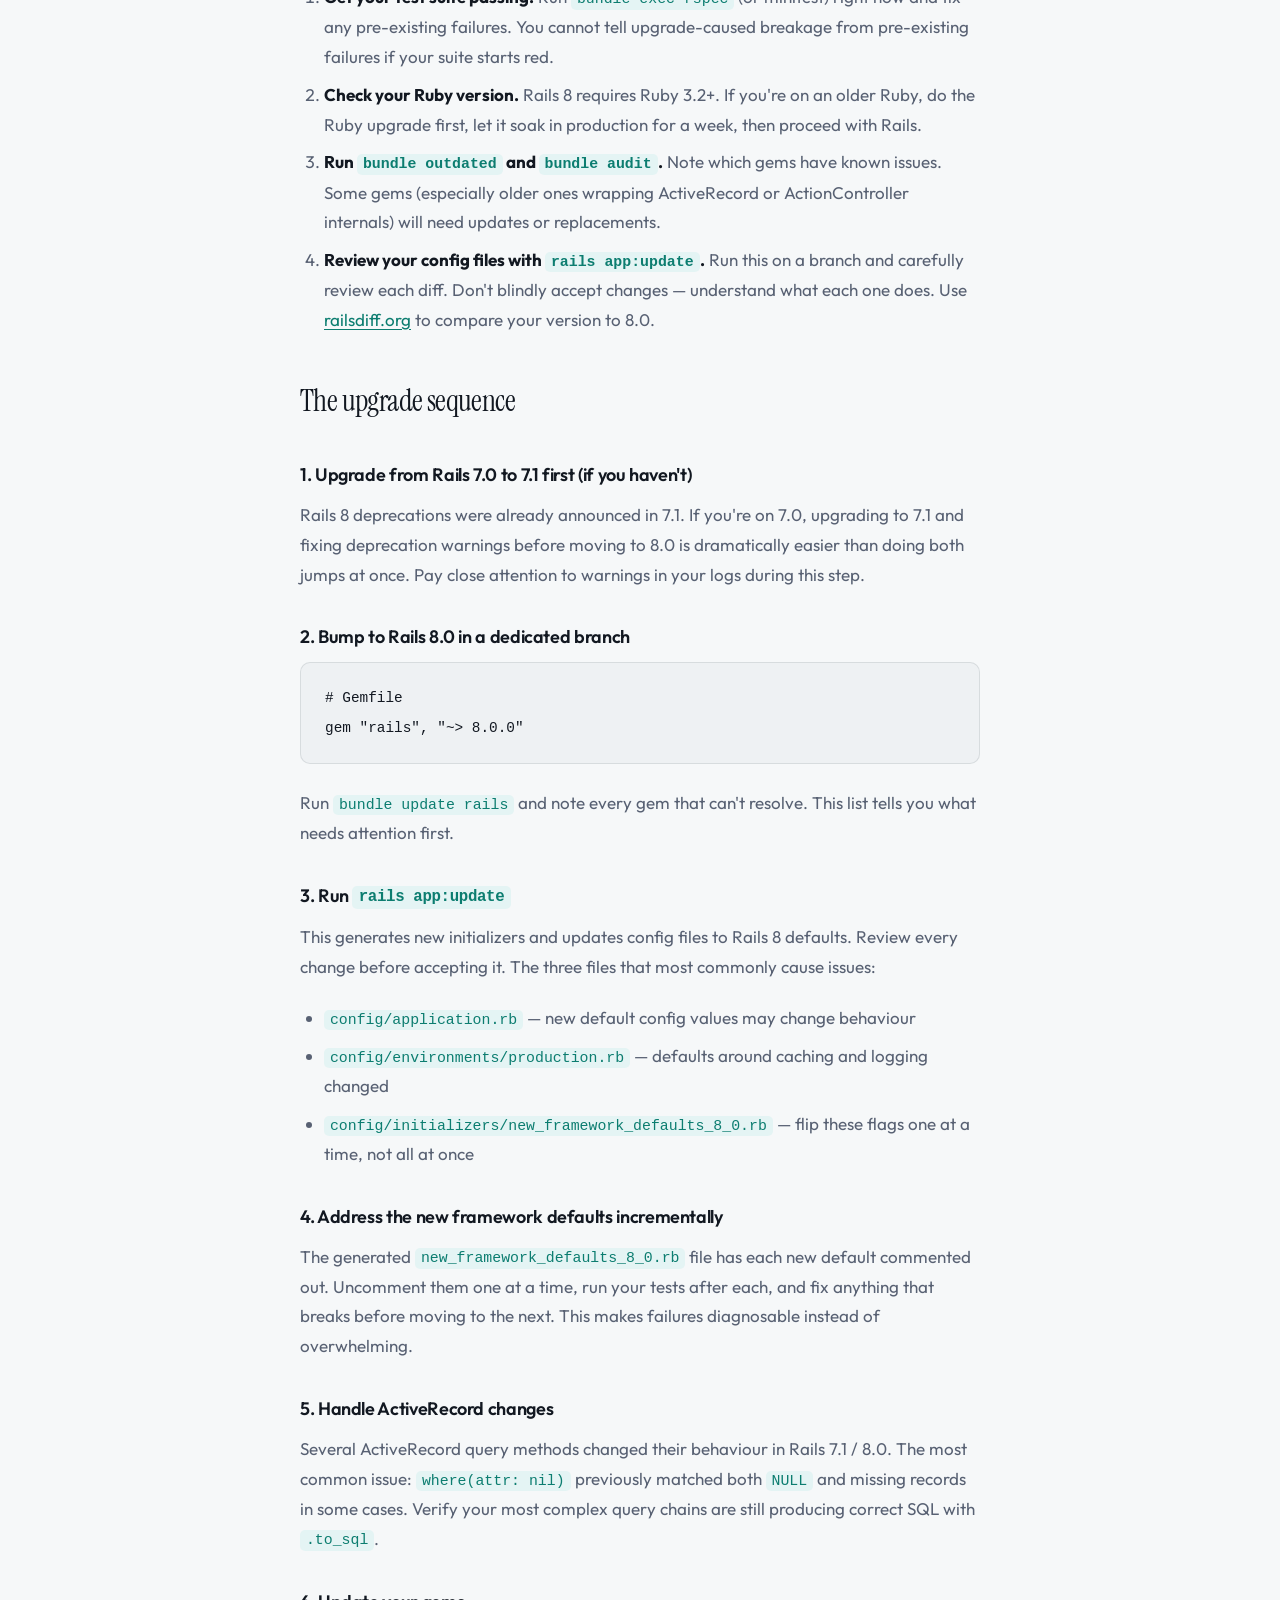
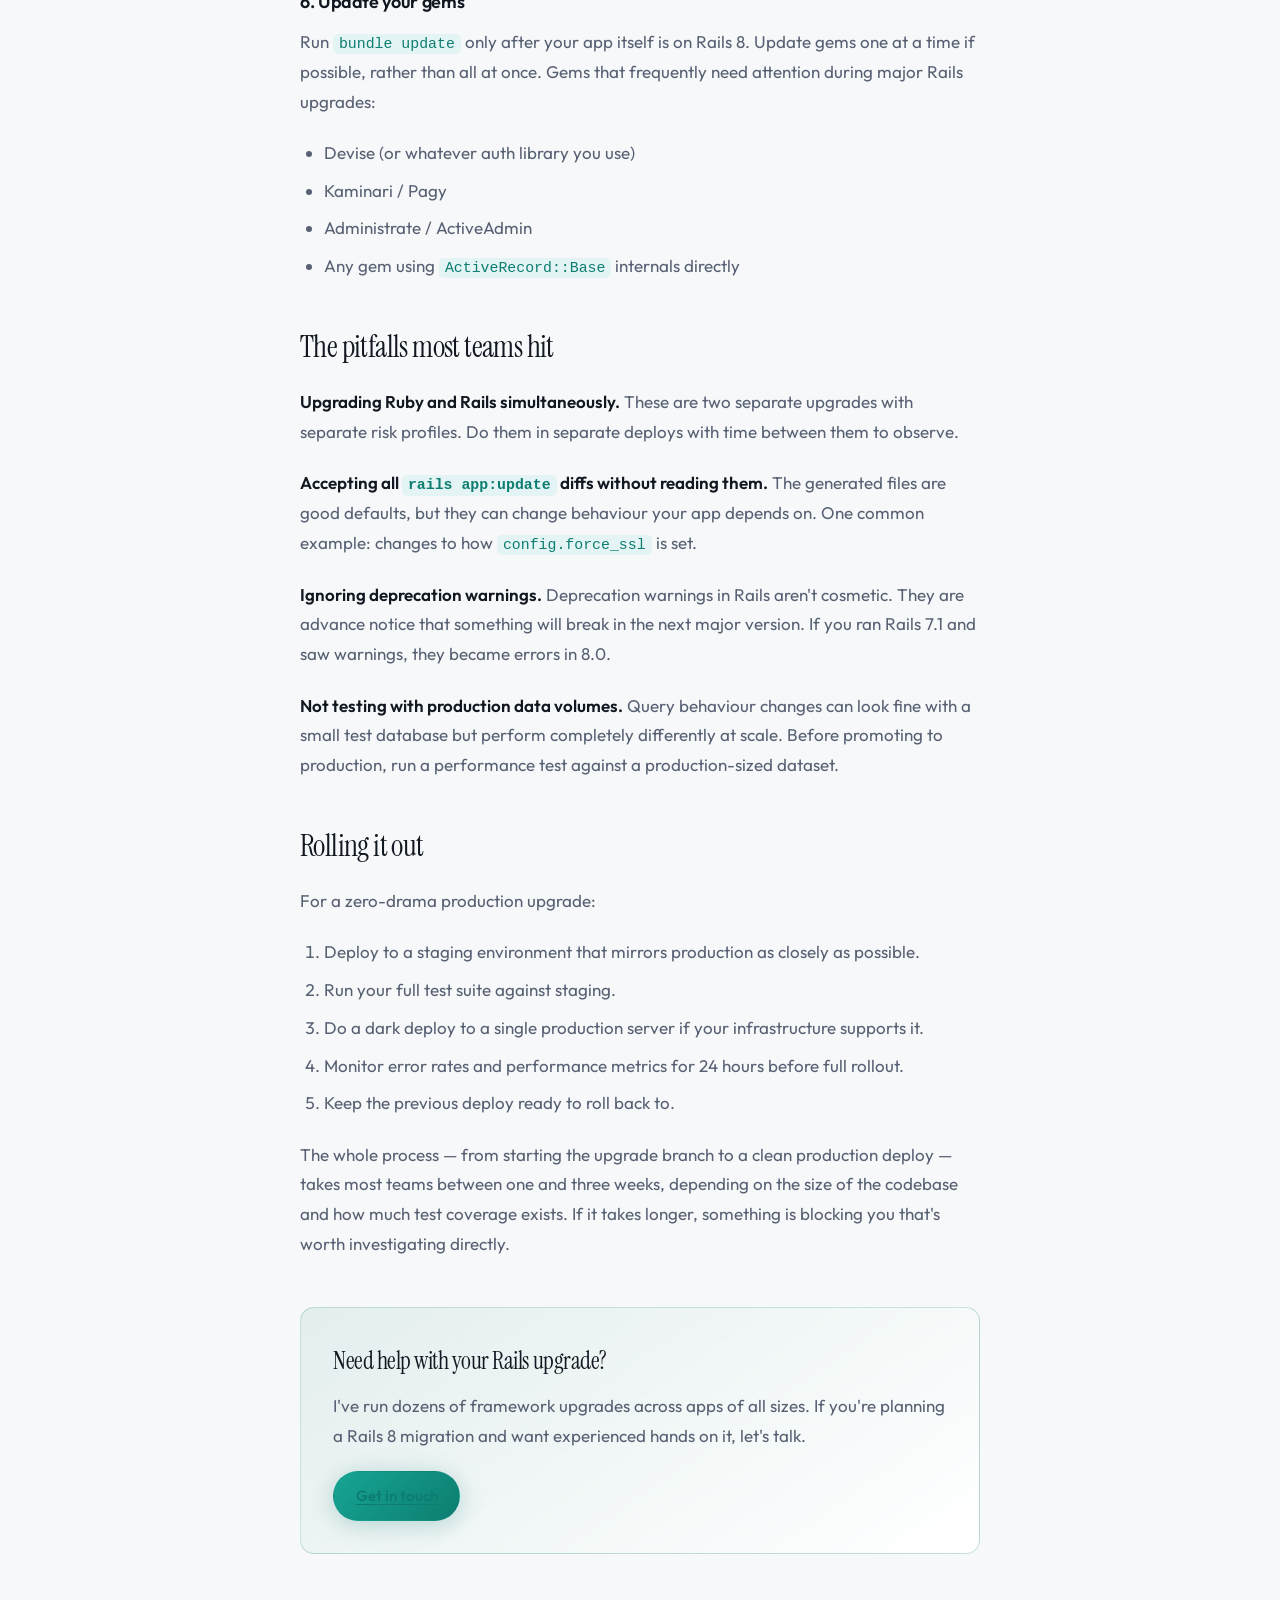
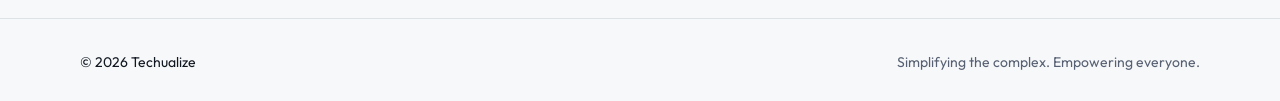
<file: blog/rails-8-upgrade-guide.html>
<!DOCTYPE html>
<html lang="en">
<head>
  <meta charset="UTF-8" />
  <meta name="viewport" content="width=device-width, initial-scale=1.0" />
  <meta name="description" content="What actually changed in Rails 8, the steps to upgrade without breaking production, and the pitfalls most teams miss the first time around." />
  <meta name="robots" content="index, follow" />
  <meta name="author" content="Techualize" />
  <meta name="theme-color" content="#f6f8f9" />
  <link rel="canonical" href="https://techualize.com/blog/rails-8-upgrade-guide.html" />
  <meta property="og:title" content="Rails 7 to Rails 8: A Practical Upgrade Guide — Techualize" />
  <meta property="og:description" content="What changed in Rails 8, the steps to upgrade without breaking production, and the pitfalls most teams miss." />
  <meta property="og:type" content="article" />
  <meta property="og:url" content="https://techualize.com/blog/rails-8-upgrade-guide.html" />
  <meta property="og:image" content="https://techualize.com/assets/og-image.png" />
  <meta name="twitter:card" content="summary_large_image" />
  <meta name="twitter:title" content="Rails 7 to Rails 8: A Practical Upgrade Guide" />
  <meta name="twitter:description" content="What changed in Rails 8 and how to upgrade without breaking production." />
  <link rel="icon" href="../assets/favicon.svg" type="image/svg+xml" />
  <title>Rails 7 to Rails 8: A Practical Upgrade Guide — Techualize</title>
  <link rel="preconnect" href="https://fonts.googleapis.com" />
  <link rel="preconnect" href="https://fonts.gstatic.com" crossorigin />
  <link href="https://fonts.googleapis.com/css2?family=Instrument+Serif:ital@0;1&family=Outfit:wght@300;400;500;600;700&display=swap" rel="stylesheet" />
  <link rel="stylesheet" href="../assets/css/main.css" />
  <script type="application/ld+json">
  {
    "@context": "https://schema.org",
    "@type": "Article",
    "headline": "Rails 7 to Rails 8: A Practical Upgrade Guide",
    "description": "What changed in Rails 8 and how to upgrade without breaking production.",
    "author": { "@type": "Organization", "name": "Techualize", "url": "https://techualize.com" },
    "publisher": { "@type": "Organization", "name": "Techualize", "url": "https://techualize.com" },
    "datePublished": "2025-03-15",
    "url": "https://techualize.com/blog/rails-8-upgrade-guide.html"
  }
  </script>
</head>
<body>
  <div class="noise" aria-hidden="true"></div>
  <header class="site-header">
    <div class="container header-inner">
      <a class="logo" href="/" aria-label="Techualize — home">
        <img class="logo-mark" src="../assets/logo-mark.svg" alt="" width="36" height="28" />
        <span class="logo-wordmark">Techualize</span>
      </a>
      <nav class="nav" id="nav" aria-label="Primary">
        <a href="/#services">Services</a>
        <a href="/#why">Why me</a>
        <a href="/#process">Process</a>
        <a href="/blog/">Blog</a>
        <a href="/#contact" class="nav-cta">Let's talk</a>
      </nav>
      <button type="button" class="menu-toggle" id="menuToggle" aria-expanded="false" aria-controls="nav" aria-label="Open menu">
        <span></span><span></span>
      </button>
    </div>
  </header>

  <main style="padding-top: var(--header-h);">
    <div class="container">
      <div class="post-header">
        <a class="back-link" href="/blog/">← All posts</a>
        <span class="post-tag">Migrations</span>
        <h1>Rails 7 to Rails 8: A Practical Upgrade Guide</h1>
        <p class="post-lead">What actually changed, the exact steps to upgrade without breaking production, and the pitfalls most teams hit the first time around.</p>
        <div class="post-meta">
          <span>March 2025</span>
          <span>9 min read</span>
          <span>By Techualize</span>
        </div>
      </div>
    </div>

    <div class="post-body">
      <article class="prose">

        <p>Rails 8 landed with less fanfare than some previous major versions, but it brought meaningful changes under the hood — and a handful of deprecations that will break your app if you haven't prepared. This guide covers everything you need to plan and execute a production upgrade from Rails 7.x to Rails 8.0.</p>

        <p>One caveat up front: this is a practical guide, not a changelog summary. If you want the full list of changes, the <a href="https://guides.rubyonrails.org/upgrading_ruby_on_rails.html" rel="noopener noreferrer">official upgrade guide</a> is authoritative. What I'm giving you here is the operational playbook — what order to do things, what actually goes wrong, and how to recover.</p>

        <h2>What changed in Rails 8</h2>

        <p>The headline features in Rails 8 include:</p>

        <ul>
          <li><strong>Solid Cache, Solid Queue, and Solid Cable</strong> — database-backed adapters for caching, background jobs, and Action Cable. These let you replace Redis in many setups and simplify infrastructure.</li>
          <li><strong>Kamal 2 integration</strong> — first-class deployment tooling baked into the <code>rails new</code> generator.</li>
          <li><strong>Authentication generator</strong> — a minimal, secure-by-default auth scaffold (<code>rails generate authentication</code>).</li>
          <li><strong>Propshaft as the default asset pipeline</strong> — Sprockets is still supported but Propshaft is the new default, which matters if you're generating a new app.</li>
          <li><strong>Ruby 3.2+ requirement</strong> — Rails 8 requires Ruby 3.2 at minimum. If you're on Ruby 2.x or 3.0, you must upgrade Ruby first.</li>
        </ul>

        <p>For existing apps, the most impactful changes are the Ruby version requirement, some ActiveRecord and routing deprecations graduating to removals, and configuration defaults shifting.</p>

        <h2>Before you start: prerequisites</h2>

        <p>An upgrade attempted without a safety net is a gamble. Before you bump any version numbers:</p>

        <ol>
          <li><strong>Get your test suite passing.</strong> Run <code>bundle exec rspec</code> (or minitest) right now and fix any pre-existing failures. You cannot tell upgrade-caused breakage from pre-existing failures if your suite starts red.</li>
          <li><strong>Check your Ruby version.</strong> Rails 8 requires Ruby 3.2+. If you're on an older Ruby, do the Ruby upgrade first, let it soak in production for a week, then proceed with Rails.</li>
          <li><strong>Run <code>bundle outdated</code> and <code>bundle audit</code>.</strong> Note which gems have known issues. Some gems (especially older ones wrapping ActiveRecord or ActionController internals) will need updates or replacements.</li>
          <li><strong>Review your config files with <code>rails app:update</code>.</strong> Run this on a branch and carefully review each diff. Don't blindly accept changes — understand what each one does. Use <a href="https://railsdiff.org" rel="noopener noreferrer">railsdiff.org</a> to compare your version to 8.0.</li>
        </ol>

        <h2>The upgrade sequence</h2>

        <h3>1. Upgrade from Rails 7.0 to 7.1 first (if you haven't)</h3>

        <p>Rails 8 deprecations were already announced in 7.1. If you're on 7.0, upgrading to 7.1 and fixing deprecation warnings before moving to 8.0 is dramatically easier than doing both jumps at once. Pay close attention to warnings in your logs during this step.</p>

        <h3>2. Bump to Rails 8.0 in a dedicated branch</h3>

        <pre><code># Gemfile
gem "rails", "~> 8.0.0"</code></pre>

        <p>Run <code>bundle update rails</code> and note every gem that can't resolve. This list tells you what needs attention first.</p>

        <h3>3. Run <code>rails app:update</code></h3>

        <p>This generates new initializers and updates config files to Rails 8 defaults. Review every change before accepting it. The three files that most commonly cause issues:</p>

        <ul>
          <li><code>config/application.rb</code> — new default config values may change behaviour</li>
          <li><code>config/environments/production.rb</code> — defaults around caching and logging changed</li>
          <li><code>config/initializers/new_framework_defaults_8_0.rb</code> — flip these flags one at a time, not all at once</li>
        </ul>

        <h3>4. Address the new framework defaults incrementally</h3>

        <p>The generated <code>new_framework_defaults_8_0.rb</code> file has each new default commented out. Uncomment them one at a time, run your tests after each, and fix anything that breaks before moving to the next. This makes failures diagnosable instead of overwhelming.</p>

        <h3>5. Handle ActiveRecord changes</h3>

        <p>Several ActiveRecord query methods changed their behaviour in Rails 7.1 / 8.0. The most common issue: <code>where(attr: nil)</code> previously matched both <code>NULL</code> and missing records in some cases. Verify your most complex query chains are still producing correct SQL with <code>.to_sql</code>.</p>

        <h3>6. Update your gems</h3>

        <p>Run <code>bundle update</code> only after your app itself is on Rails 8. Update gems one at a time if possible, rather than all at once. Gems that frequently need attention during major Rails upgrades:</p>
        <ul>
          <li>Devise (or whatever auth library you use)</li>
          <li>Kaminari / Pagy</li>
          <li>Administrate / ActiveAdmin</li>
          <li>Any gem using <code>ActiveRecord::Base</code> internals directly</li>
        </ul>

        <h2>The pitfalls most teams hit</h2>

        <p><strong>Upgrading Ruby and Rails simultaneously.</strong> These are two separate upgrades with separate risk profiles. Do them in separate deploys with time between them to observe.</p>

        <p><strong>Accepting all <code>rails app:update</code> diffs without reading them.</strong> The generated files are good defaults, but they can change behaviour your app depends on. One common example: changes to how <code>config.force_ssl</code> is set.</p>

        <p><strong>Ignoring deprecation warnings.</strong> Deprecation warnings in Rails aren't cosmetic. They are advance notice that something will break in the next major version. If you ran Rails 7.1 and saw warnings, they became errors in 8.0.</p>

        <p><strong>Not testing with production data volumes.</strong> Query behaviour changes can look fine with a small test database but perform completely differently at scale. Before promoting to production, run a performance test against a production-sized dataset.</p>

        <h2>Rolling it out</h2>

        <p>For a zero-drama production upgrade:</p>
        <ol>
          <li>Deploy to a staging environment that mirrors production as closely as possible.</li>
          <li>Run your full test suite against staging.</li>
          <li>Do a dark deploy to a single production server if your infrastructure supports it.</li>
          <li>Monitor error rates and performance metrics for 24 hours before full rollout.</li>
          <li>Keep the previous deploy ready to roll back to.</li>
        </ol>

        <p>The whole process — from starting the upgrade branch to a clean production deploy — takes most teams between one and three weeks, depending on the size of the codebase and how much test coverage exists. If it takes longer, something is blocking you that's worth investigating directly.</p>

        <div class="post-cta">
          <h3>Need help with your Rails upgrade?</h3>
          <p>I've run dozens of framework upgrades across apps of all sizes. If you're planning a Rails 8 migration and want experienced hands on it, let's talk.</p>
          <a href="/#contact" class="btn btn-primary">Get in touch</a>
        </div>

      </article>
    </div>
  </main>

  <footer class="site-footer">
    <div class="container footer-inner">
      <span class="footer-brand">© <span id="year"></span> Techualize</span>
      <span class="footer-meta">Simplifying the complex. Empowering everyone.</span>
    </div>
  </footer>

  <script>document.getElementById("year").textContent = new Date().getFullYear();</script>
  <script src="../assets/js/main.js"></script>
</body>
</html>
</file>
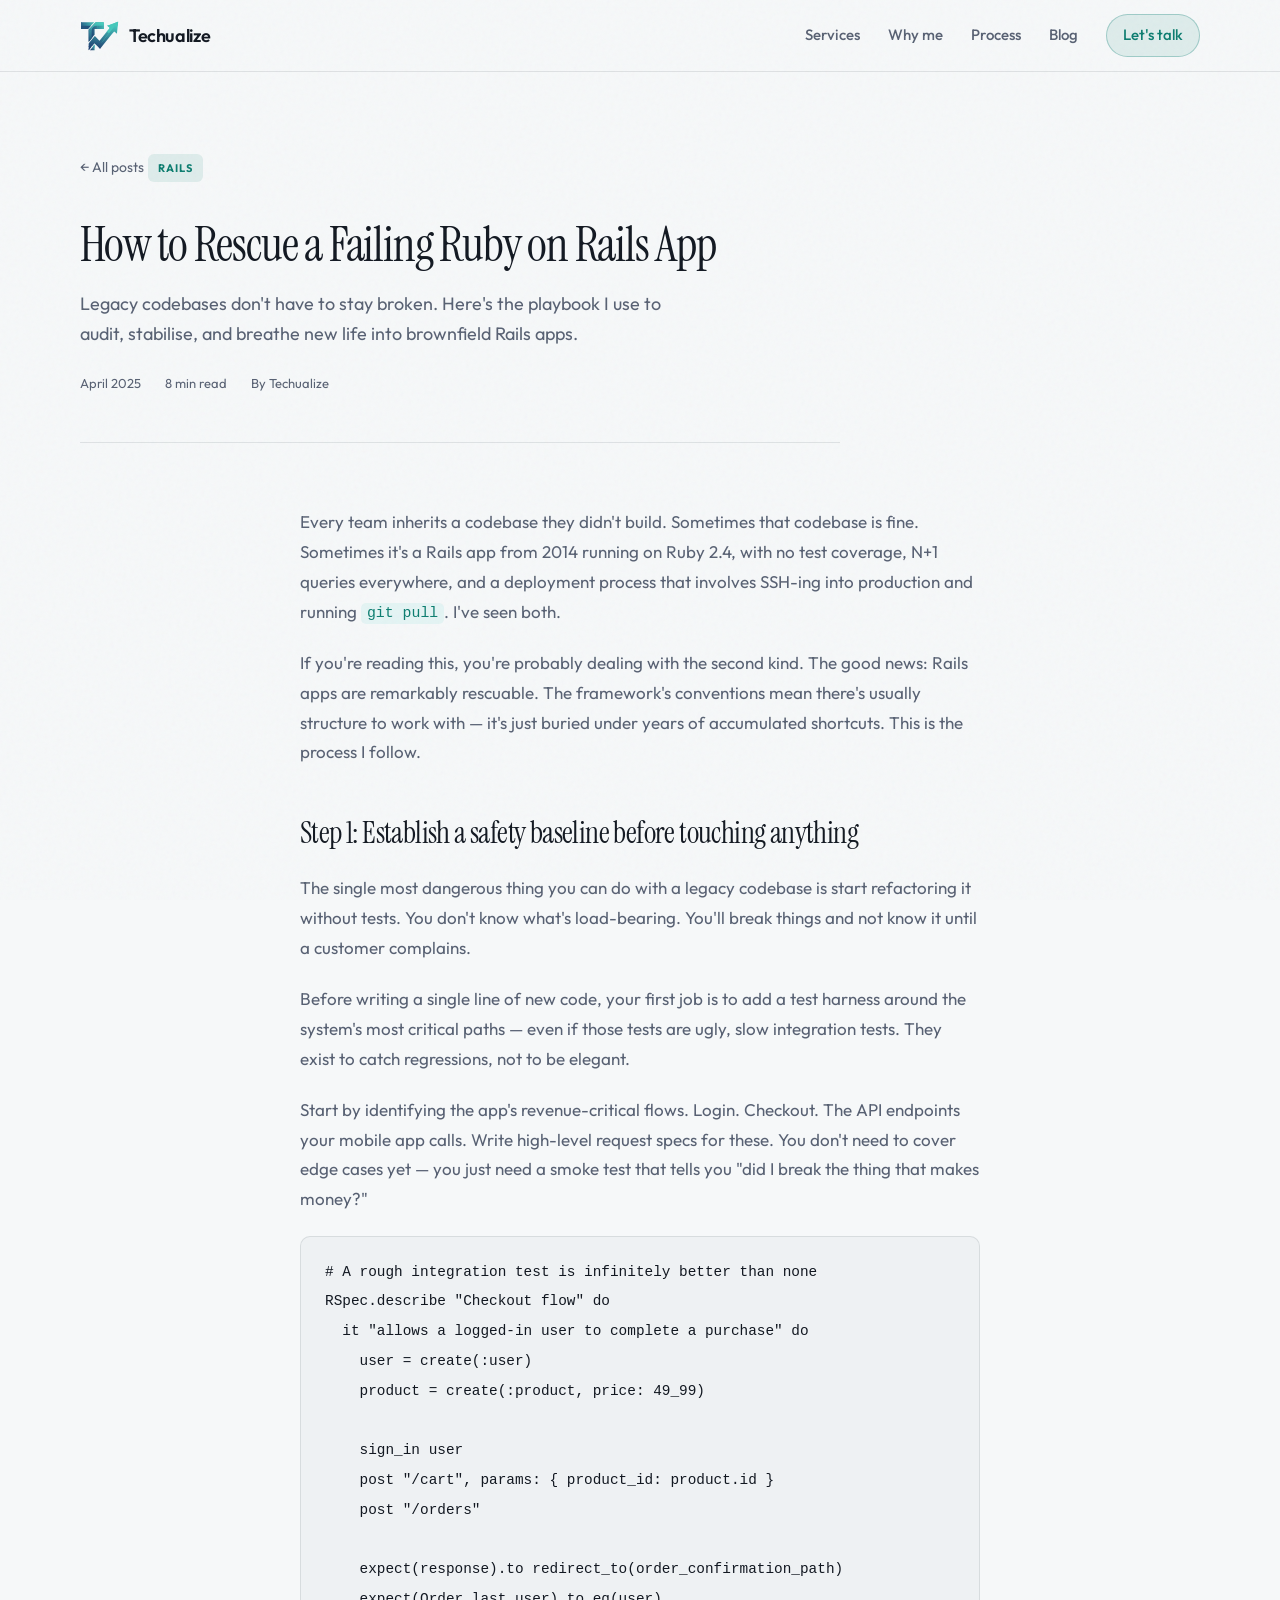
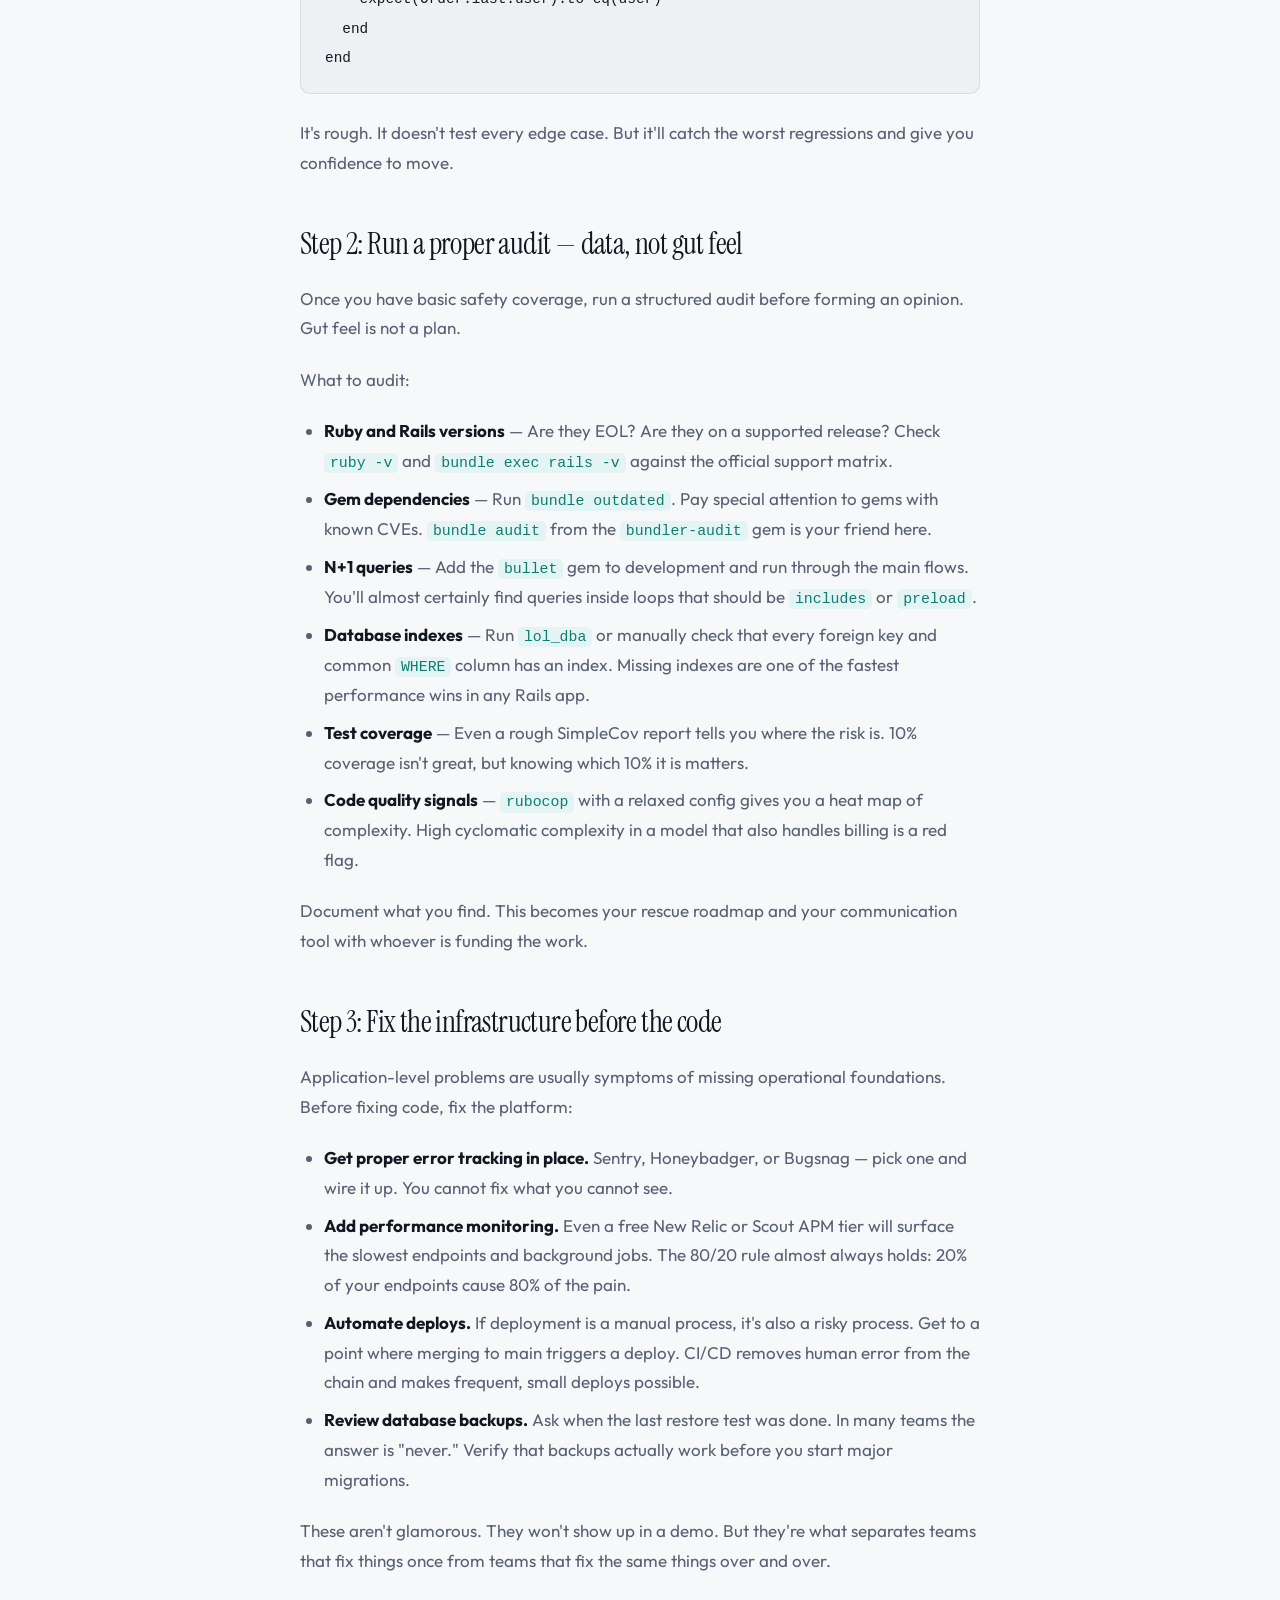
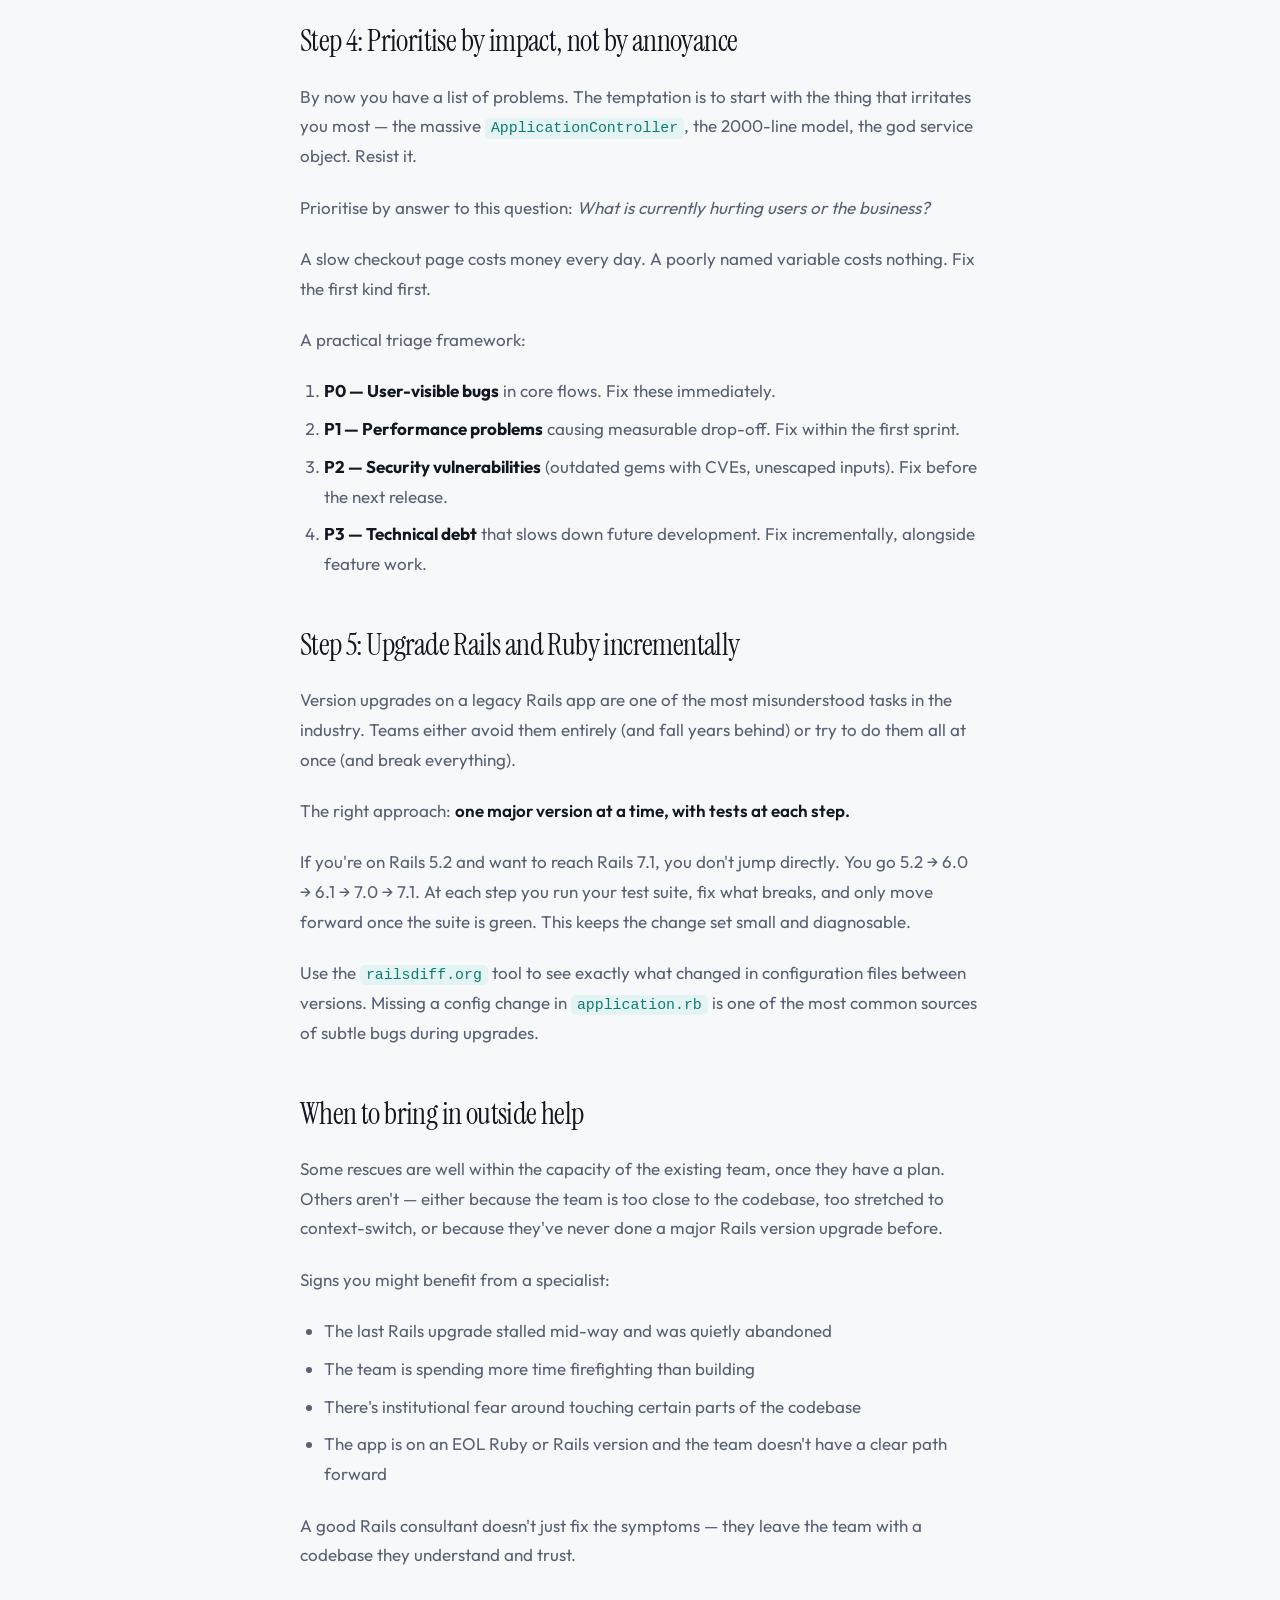
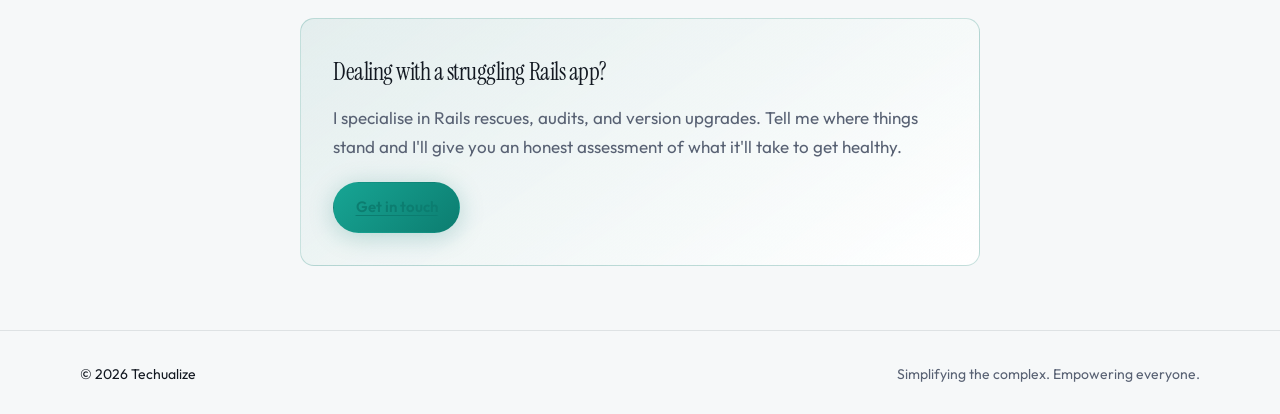
<file: blog/rescue-failing-rails-app.html>
<!DOCTYPE html>
<html lang="en">
<head>
  <meta charset="UTF-8" />
  <meta name="viewport" content="width=device-width, initial-scale=1.0" />
  <meta name="description" content="Legacy Rails codebases don't have to be a nightmare. A proven playbook for auditing, stabilising, and recovering brownfield Ruby on Rails applications." />
  <meta name="robots" content="index, follow" />
  <meta name="author" content="Techualize" />
  <meta name="theme-color" content="#f6f8f9" />
  <link rel="canonical" href="https://techualize.com/blog/rescue-failing-rails-app.html" />
  <meta property="og:title" content="How to Rescue a Failing Ruby on Rails App — Techualize" />
  <meta property="og:description" content="Legacy Rails codebases don't have to be a nightmare. A proven playbook for auditing, stabilising, and recovering brownfield Rails applications." />
  <meta property="og:type" content="article" />
  <meta property="og:url" content="https://techualize.com/blog/rescue-failing-rails-app.html" />
  <meta property="og:image" content="https://techualize.com/assets/og-image.png" />
  <meta name="twitter:card" content="summary_large_image" />
  <meta name="twitter:title" content="How to Rescue a Failing Ruby on Rails App" />
  <meta name="twitter:description" content="A proven playbook for auditing, stabilising, and recovering brownfield Rails applications." />
  <link rel="icon" href="../assets/favicon.svg" type="image/svg+xml" />
  <title>How to Rescue a Failing Ruby on Rails App — Techualize</title>
  <link rel="preconnect" href="https://fonts.googleapis.com" />
  <link rel="preconnect" href="https://fonts.gstatic.com" crossorigin />
  <link href="https://fonts.googleapis.com/css2?family=Instrument+Serif:ital@0;1&family=Outfit:wght@300;400;500;600;700&display=swap" rel="stylesheet" />
  <link rel="stylesheet" href="../assets/css/main.css" />
  <script type="application/ld+json">
  {
    "@context": "https://schema.org",
    "@type": "Article",
    "headline": "How to Rescue a Failing Ruby on Rails App",
    "description": "A proven playbook for auditing, stabilising, and recovering brownfield Ruby on Rails applications.",
    "author": { "@type": "Organization", "name": "Techualize", "url": "https://techualize.com" },
    "publisher": { "@type": "Organization", "name": "Techualize", "url": "https://techualize.com" },
    "datePublished": "2025-04-01",
    "url": "https://techualize.com/blog/rescue-failing-rails-app.html"
  }
  </script>
</head>
<body>
  <div class="noise" aria-hidden="true"></div>
  <header class="site-header">
    <div class="container header-inner">
      <a class="logo" href="/" aria-label="Techualize — home">
        <img class="logo-mark" src="../assets/logo-mark.svg" alt="" width="36" height="28" />
        <span class="logo-wordmark">Techualize</span>
      </a>
      <nav class="nav" id="nav" aria-label="Primary">
        <a href="/#services">Services</a>
        <a href="/#why">Why me</a>
        <a href="/#process">Process</a>
        <a href="/blog/">Blog</a>
        <a href="/#contact" class="nav-cta">Let's talk</a>
      </nav>
      <button type="button" class="menu-toggle" id="menuToggle" aria-expanded="false" aria-controls="nav" aria-label="Open menu">
        <span></span><span></span>
      </button>
    </div>
  </header>

  <main style="padding-top: var(--header-h);">
    <div class="container">
      <div class="post-header">
        <a class="back-link" href="/blog/">← All posts</a>
        <span class="post-tag">Rails</span>
        <h1>How to Rescue a Failing Ruby on Rails App</h1>
        <p class="post-lead">Legacy codebases don't have to stay broken. Here's the playbook I use to audit, stabilise, and breathe new life into brownfield Rails apps.</p>
        <div class="post-meta">
          <span>April 2025</span>
          <span>8 min read</span>
          <span>By Techualize</span>
        </div>
      </div>
    </div>

    <div class="post-body">
      <article class="prose">

        <p>Every team inherits a codebase they didn't build. Sometimes that codebase is fine. Sometimes it's a Rails app from 2014 running on Ruby 2.4, with no test coverage, N+1 queries everywhere, and a deployment process that involves SSH-ing into production and running <code>git pull</code>. I've seen both.</p>

        <p>If you're reading this, you're probably dealing with the second kind. The good news: Rails apps are remarkably rescuable. The framework's conventions mean there's usually structure to work with — it's just buried under years of accumulated shortcuts. This is the process I follow.</p>

        <h2>Step 1: Establish a safety baseline before touching anything</h2>

        <p>The single most dangerous thing you can do with a legacy codebase is start refactoring it without tests. You don't know what's load-bearing. You'll break things and not know it until a customer complains.</p>

        <p>Before writing a single line of new code, your first job is to add a test harness around the system's most critical paths — even if those tests are ugly, slow integration tests. They exist to catch regressions, not to be elegant.</p>

        <p>Start by identifying the app's revenue-critical flows. Login. Checkout. The API endpoints your mobile app calls. Write high-level request specs for these. You don't need to cover edge cases yet — you just need a smoke test that tells you "did I break the thing that makes money?"</p>

        <pre><code># A rough integration test is infinitely better than none
RSpec.describe "Checkout flow" do
  it "allows a logged-in user to complete a purchase" do
    user = create(:user)
    product = create(:product, price: 49_99)

    sign_in user
    post "/cart", params: { product_id: product.id }
    post "/orders"

    expect(response).to redirect_to(order_confirmation_path)
    expect(Order.last.user).to eq(user)
  end
end</code></pre>

        <p>It's rough. It doesn't test every edge case. But it'll catch the worst regressions and give you confidence to move.</p>

        <h2>Step 2: Run a proper audit — data, not gut feel</h2>

        <p>Once you have basic safety coverage, run a structured audit before forming an opinion. Gut feel is not a plan.</p>

        <p>What to audit:</p>

        <ul>
          <li><strong>Ruby and Rails versions</strong> — Are they EOL? Are they on a supported release? Check <code>ruby -v</code> and <code>bundle exec rails -v</code> against the official support matrix.</li>
          <li><strong>Gem dependencies</strong> — Run <code>bundle outdated</code>. Pay special attention to gems with known CVEs. <code>bundle audit</code> from the <code>bundler-audit</code> gem is your friend here.</li>
          <li><strong>N+1 queries</strong> — Add the <code>bullet</code> gem to development and run through the main flows. You'll almost certainly find queries inside loops that should be <code>includes</code> or <code>preload</code>.</li>
          <li><strong>Database indexes</strong> — Run <code>lol_dba</code> or manually check that every foreign key and common <code>WHERE</code> column has an index. Missing indexes are one of the fastest performance wins in any Rails app.</li>
          <li><strong>Test coverage</strong> — Even a rough SimpleCov report tells you where the risk is. 10% coverage isn't great, but knowing which 10% it is matters.</li>
          <li><strong>Code quality signals</strong> — <code>rubocop</code> with a relaxed config gives you a heat map of complexity. High cyclomatic complexity in a model that also handles billing is a red flag.</li>
        </ul>

        <p>Document what you find. This becomes your rescue roadmap and your communication tool with whoever is funding the work.</p>

        <h2>Step 3: Fix the infrastructure before the code</h2>

        <p>Application-level problems are usually symptoms of missing operational foundations. Before fixing code, fix the platform:</p>

        <ul>
          <li><strong>Get proper error tracking in place.</strong> Sentry, Honeybadger, or Bugsnag — pick one and wire it up. You cannot fix what you cannot see.</li>
          <li><strong>Add performance monitoring.</strong> Even a free New Relic or Scout APM tier will surface the slowest endpoints and background jobs. The 80/20 rule almost always holds: 20% of your endpoints cause 80% of the pain.</li>
          <li><strong>Automate deploys.</strong> If deployment is a manual process, it's also a risky process. Get to a point where merging to main triggers a deploy. CI/CD removes human error from the chain and makes frequent, small deploys possible.</li>
          <li><strong>Review database backups.</strong> Ask when the last restore test was done. In many teams the answer is "never." Verify that backups actually work before you start major migrations.</li>
        </ul>

        <p>These aren't glamorous. They won't show up in a demo. But they're what separates teams that fix things once from teams that fix the same things over and over.</p>

        <h2>Step 4: Prioritise by impact, not by annoyance</h2>

        <p>By now you have a list of problems. The temptation is to start with the thing that irritates you most — the massive <code>ApplicationController</code>, the 2000-line model, the god service object. Resist it.</p>

        <p>Prioritise by answer to this question: <em>What is currently hurting users or the business?</em></p>

        <p>A slow checkout page costs money every day. A poorly named variable costs nothing. Fix the first kind first.</p>

        <p>A practical triage framework:</p>
        <ol>
          <li><strong>P0 — User-visible bugs</strong> in core flows. Fix these immediately.</li>
          <li><strong>P1 — Performance problems</strong> causing measurable drop-off. Fix within the first sprint.</li>
          <li><strong>P2 — Security vulnerabilities</strong> (outdated gems with CVEs, unescaped inputs). Fix before the next release.</li>
          <li><strong>P3 — Technical debt</strong> that slows down future development. Fix incrementally, alongside feature work.</li>
        </ol>

        <h2>Step 5: Upgrade Rails and Ruby incrementally</h2>

        <p>Version upgrades on a legacy Rails app are one of the most misunderstood tasks in the industry. Teams either avoid them entirely (and fall years behind) or try to do them all at once (and break everything).</p>

        <p>The right approach: <strong>one major version at a time, with tests at each step.</strong></p>

        <p>If you're on Rails 5.2 and want to reach Rails 7.1, you don't jump directly. You go 5.2 → 6.0 → 6.1 → 7.0 → 7.1. At each step you run your test suite, fix what breaks, and only move forward once the suite is green. This keeps the change set small and diagnosable.</p>

        <p>Use the <code>railsdiff.org</code> tool to see exactly what changed in configuration files between versions. Missing a config change in <code>application.rb</code> is one of the most common sources of subtle bugs during upgrades.</p>

        <h2>When to bring in outside help</h2>

        <p>Some rescues are well within the capacity of the existing team, once they have a plan. Others aren't — either because the team is too close to the codebase, too stretched to context-switch, or because they've never done a major Rails version upgrade before.</p>

        <p>Signs you might benefit from a specialist:</p>
        <ul>
          <li>The last Rails upgrade stalled mid-way and was quietly abandoned</li>
          <li>The team is spending more time firefighting than building</li>
          <li>There's institutional fear around touching certain parts of the codebase</li>
          <li>The app is on an EOL Ruby or Rails version and the team doesn't have a clear path forward</li>
        </ul>

        <p>A good Rails consultant doesn't just fix the symptoms — they leave the team with a codebase they understand and trust.</p>

        <div class="post-cta">
          <h3>Dealing with a struggling Rails app?</h3>
          <p>I specialise in Rails rescues, audits, and version upgrades. Tell me where things stand and I'll give you an honest assessment of what it'll take to get healthy.</p>
          <a href="/#contact" class="btn btn-primary">Get in touch</a>
        </div>

      </article>
    </div>
  </main>

  <footer class="site-footer">
    <div class="container footer-inner">
      <span class="footer-brand">© <span id="year"></span> Techualize</span>
      <span class="footer-meta">Simplifying the complex. Empowering everyone.</span>
    </div>
  </footer>

  <script>document.getElementById("year").textContent = new Date().getFullYear();</script>
  <script src="../assets/js/main.js"></script>
</body>
</html>
</file>
<file: assets/css/main.css>
/* Techualize — main styles */
:root {
  --bg-deep: #f6f8f9;
  --bg-elevated: #ffffff;
  --bg-card: rgba(255, 255, 255, 0.72);
  --border: rgba(16, 33, 38, 0.1);
  --text: #121821;
  --text-muted: #586173;
  --accent: #0c7d70;
  --accent-soft: rgba(12, 125, 112, 0.1);
  --accent-glow: rgba(12, 125, 112, 0.26);
  --mint: #0d8d7e;
  --surface-tint: rgba(16, 33, 38, 0.03);
  --font-sans: "Outfit", system-ui, sans-serif;
  --font-serif: "Instrument Serif", Georgia, serif;
  --radius: 14px;
  --radius-sm: 10px;
  --header-h: 72px;
  --ease-out: cubic-bezier(0.22, 1, 0.36, 1);
}

*,
*::before,
*::after {
  box-sizing: border-box;
}

html {
  scroll-behavior: smooth;
}

@media (prefers-reduced-motion: reduce) {
  html {
    scroll-behavior: auto;
  }
  *,
  *::before,
  *::after {
    animation-duration: 0.01ms !important;
    animation-iteration-count: 1 !important;
    transition-duration: 0.01ms !important;
  }
}

body {
  margin: 0;
  font-family: var(--font-sans);
  font-weight: 400;
  font-size: 1.0625rem;
  line-height: 1.65;
  color: var(--text);
  background: var(--bg-deep);
  min-height: 100vh;
}

.noise {
  pointer-events: none;
  position: fixed;
  inset: 0;
  z-index: 9999;
  opacity: 0.035;
  background-image: url("data:image/svg+xml,%3Csvg viewBox='0 0 256 256' xmlns='http://www.w3.org/2000/svg'%3E%3Cfilter id='n'%3E%3CfeTurbulence type='fractalNoise' baseFrequency='0.85' numOctaves='4' stitchTiles='stitch'/%3E%3C/filter%3E%3Crect width='100%25' height='100%25' filter='url(%23n)'/%3E%3C/svg%3E");
}

a {
  color: var(--accent);
  text-decoration: none;
  transition: color 0.2s var(--ease-out);
}

a:hover {
  color: #0a6b60;
}

.container {
  width: min(1120px, 100% - 2.5rem);
  margin-inline: auto;
}

/* Header */
.site-header {
  position: fixed;
  top: 0;
  left: 0;
  right: 0;
  z-index: 100;
  height: var(--header-h);
  background: rgba(246, 248, 249, 0.82);
  backdrop-filter: blur(16px);
  -webkit-backdrop-filter: blur(16px);
  border-bottom: 1px solid var(--border);
}

.header-inner {
  display: flex;
  align-items: center;
  justify-content: space-between;
  height: 100%;
}

.logo {
  display: inline-flex;
  align-items: center;
  gap: 0.6rem;
  font-weight: 600;
  font-size: 1.125rem;
  letter-spacing: -0.02em;
  color: var(--text);
}

.logo-mark {
  display: block;
  height: 30px;
  width: auto;
  flex-shrink: 0;
}

.logo-wordmark {
  display: inline-block;
  line-height: 1;
}

.logo:hover {
  color: var(--accent);
}

@media (max-width: 480px) {
  .logo-mark {
    height: 26px;
  }
  .logo-wordmark {
    font-size: 1rem;
  }
}

.nav {
  display: flex;
  align-items: center;
  gap: 1.75rem;
}

.nav a {
  color: var(--text-muted);
  font-size: 0.9375rem;
  font-weight: 500;
}

.nav a:hover {
  color: var(--text);
}

.nav-cta {
  padding: 0.5rem 1rem;
  border-radius: 999px;
  background: var(--accent-soft);
  border: 1px solid rgba(12, 125, 112, 0.3);
  color: var(--accent) !important;
}

.nav-cta:hover {
  background: rgba(12, 125, 112, 0.16);
  color: #0a6b60 !important;
}

.menu-toggle {
  display: none;
  flex-direction: column;
  justify-content: center;
  gap: 6px;
  width: 44px;
  height: 44px;
  padding: 0;
  border: none;
  background: transparent;
  cursor: pointer;
}

.menu-toggle span {
  display: block;
  height: 2px;
  width: 22px;
  background: var(--text);
  border-radius: 1px;
  transition: transform 0.25s var(--ease-out), opacity 0.2s;
}

@media (max-width: 768px) {
  .menu-toggle {
    display: flex;
  }

  .nav {
    position: fixed;
    top: var(--header-h);
    left: 0;
    right: 0;
    flex-direction: column;
    align-items: stretch;
    gap: 0;
    padding: 1rem 1.25rem 1.5rem;
    background: rgba(255, 255, 255, 0.98);
    border-bottom: 1px solid var(--border);
    transform: translateY(-120%);
    opacity: 0;
    pointer-events: none;
    transition: transform 0.35s var(--ease-out), opacity 0.25s;
  }

  .nav.is-open {
    transform: translateY(0);
    opacity: 1;
    pointer-events: auto;
  }

  .nav a {
    padding: 0.85rem 0;
    border-bottom: 1px solid var(--border);
  }

  .nav a:last-child {
    border-bottom: none;
    margin-top: 0.5rem;
    text-align: center;
  }

  .menu-toggle[aria-expanded="true"] span:first-child {
    transform: translateY(4px) rotate(45deg);
  }

  .menu-toggle[aria-expanded="true"] span:last-child {
    transform: translateY(-4px) rotate(-45deg);
  }
}

/* Hero */
main {
  padding-top: var(--header-h);
}

.hero {
  position: relative;
  padding: clamp(3rem, 8vw, 6rem) 0 clamp(4rem, 10vw, 7rem);
  overflow: hidden;
}

.hero::before {
  content: "";
  position: absolute;
  top: -40%;
  right: -20%;
  width: 70%;
  height: 90%;
  background: radial-gradient(ellipse at center, rgba(71, 207, 193, 0.12) 0%, transparent 65%);
  pointer-events: none;
}

.hero::after {
  content: "";
  position: absolute;
  bottom: -30%;
  left: -10%;
  width: 50%;
  height: 60%;
  background: radial-gradient(ellipse at center, rgba(94, 234, 212, 0.06) 0%, transparent 60%);
  pointer-events: none;
}

.hero-grid {
  position: relative;
  z-index: 1;
  display: grid;
  grid-template-columns: 1fr 1fr;
  gap: clamp(2rem, 5vw, 4rem);
  align-items: center;
}

@media (max-width: 900px) {
  .hero-grid {
    grid-template-columns: 1fr;
  }
}

.eyebrow {
  font-size: 0.8125rem;
  font-weight: 600;
  letter-spacing: 0.14em;
  text-transform: uppercase;
  color: var(--mint);
  margin: 0 0 1.25rem;
}

.hero-title {
  font-family: var(--font-serif);
  font-size: clamp(2.75rem, 6vw, 4rem);
  font-weight: 400;
  line-height: 1.08;
  letter-spacing: -0.02em;
  margin: 0 0 1.25rem;
}

.hero-title em {
  font-style: italic;
  color: var(--accent);
}

.hero-lead {
  color: var(--text-muted);
  max-width: 34rem;
  margin: 0 0 2rem;
}

.hero-lead strong {
  color: var(--text);
  font-weight: 600;
}

.hero-actions {
  display: flex;
  flex-wrap: wrap;
  gap: 0.75rem;
  margin-bottom: 2.5rem;
}

.btn {
  display: inline-flex;
  align-items: center;
  justify-content: center;
  padding: 0.7rem 1.35rem;
  font-family: inherit;
  font-size: 0.9375rem;
  font-weight: 600;
  border-radius: 999px;
  border: 1px solid transparent;
  cursor: pointer;
  transition: transform 0.2s var(--ease-out), box-shadow 0.2s, background 0.2s;
}

.btn:active {
  transform: scale(0.98);
}

.btn-primary {
  background: linear-gradient(135deg, #17a594 0%, #0c7d70 100%);
  color: #ffffff;
  box-shadow: 0 4px 24px var(--accent-glow);
}

.btn-primary:hover {
  box-shadow: 0 8px 32px var(--accent-glow);
  color: #ffffff;
}

.btn-ghost {
  background: transparent;
  border-color: rgba(16, 33, 38, 0.18);
  color: var(--text);
}

.btn-ghost:hover {
  border-color: rgba(16, 33, 38, 0.32);
  background: rgba(16, 33, 38, 0.04);
  color: var(--text);
}

.btn-lg {
  padding: 0.85rem 1.75rem;
  font-size: 1rem;
}

.btn-block {
  width: 100%;
}

.hero-stats {
  display: grid;
  grid-template-columns: repeat(3, 1fr);
  gap: 1rem;
  margin: 0;
  padding: 1.25rem 0 0;
  border-top: 1px solid var(--border);
}

.hero-stats dt {
  font-size: 0.75rem;
  text-transform: uppercase;
  letter-spacing: 0.08em;
  color: var(--text-muted);
  margin: 0 0 0.25rem;
}

.hero-stats dd {
  margin: 0;
  font-size: 0.9375rem;
  font-weight: 500;
}

@media (max-width: 600px) {
  .hero-stats {
    grid-template-columns: 1fr;
  }
}

.hero-visual {
  position: relative;
  min-height: 380px;
}

.orb {
  position: absolute;
  border-radius: 50%;
  filter: blur(60px);
  opacity: 0.22;
}

.orb-a {
  width: 200px;
  height: 200px;
  top: 10%;
  right: 15%;
  background: var(--accent);
}

.orb-b {
  width: 160px;
  height: 160px;
  bottom: 15%;
  left: 10%;
  background: var(--mint);
  opacity: 0.18;
}

.card-stack {
  position: relative;
  z-index: 2;
  display: flex;
  flex-direction: column;
  gap: 1rem;
  max-width: 340px;
  margin-left: auto;
}

@media (max-width: 900px) {
  .card-stack {
    margin-left: 0;
    max-width: none;
  }
}

.glass-card {
  padding: 1.25rem 1.35rem;
  border-radius: var(--radius);
  background: #ffffff;
  border: 1px solid rgba(16, 33, 38, 0.08);
  box-shadow: 0 14px 36px rgba(16, 33, 38, 0.12),
    0 2px 6px rgba(16, 33, 38, 0.05);
  animation: float-in 0.9s var(--ease-out) backwards;
}

.glass-card:nth-child(2) {
  animation-delay: 0.12s;
}

.glass-card:nth-child(3) {
  animation-delay: 0.24s;
}

@keyframes float-in {
  from {
    opacity: 0;
    transform: translateY(16px);
  }
  to {
    opacity: 1;
    transform: translateY(0);
  }
}

.glass-card p {
  margin: 0.5rem 0 0;
  font-size: 0.9375rem;
  color: var(--text-muted);
}

.pill {
  display: inline-block;
  font-size: 0.6875rem;
  font-weight: 700;
  letter-spacing: 0.1em;
  text-transform: uppercase;
  padding: 0.35rem 0.65rem;
  border-radius: 6px;
  background: var(--accent-soft);
  color: var(--accent);
}

.pill-alt {
  background: rgba(94, 234, 212, 0.12);
  color: var(--mint);
}

/* Logos strip */
.logos {
  padding: 2rem 0;
  border-block: 1px solid var(--border);
  background: var(--surface-tint);
}

.logos-inner {
  display: flex;
  flex-wrap: wrap;
  align-items: center;
  gap: 1.25rem 2rem;
}

.logos-label {
  font-size: 0.8125rem;
  font-weight: 600;
  color: var(--text-muted);
  white-space: nowrap;
}

.logo-row {
  display: flex;
  flex-wrap: wrap;
  gap: 0.75rem 1.25rem;
  list-style: none;
  margin: 0;
  padding: 0;
}

.logo-row li {
  font-size: 0.875rem;
  color: var(--text);
  padding: 0.4rem 0.85rem;
  border-radius: 999px;
  border: 1px solid var(--border);
  background: var(--surface-tint);
}

/* Sections */
.section {
  padding: clamp(4rem, 9vw, 6.5rem) 0;
}

.section-head {
  max-width: 520px;
  margin-bottom: 3rem;
}

.section-head h2,
.why-copy h2,
.contact h2 {
  font-family: var(--font-serif);
  font-size: clamp(2rem, 4vw, 2.75rem);
  font-weight: 400;
  letter-spacing: -0.02em;
  margin: 0 0 0.75rem;
}

.section-head p {
  margin: 0;
  color: var(--text-muted);
}

/* Services */
.services {
  background: linear-gradient(180deg, transparent 0%, rgba(16, 33, 38, 0.025) 50%, transparent 100%);
}

.service-grid {
  display: grid;
  grid-template-columns: repeat(auto-fit, minmax(min(100%, 280px), 1fr));
  gap: 1.25rem;
}

.service-card {
  padding: 1.75rem;
  border-radius: var(--radius);
  border: 1px solid var(--border);
  background: var(--bg-elevated);
  transition: border-color 0.25s var(--ease-out), transform 0.25s var(--ease-out);
}

.service-card:hover {
  border-color: rgba(12, 125, 112, 0.4);
  transform: translateY(-3px);
}

.service-icon {
  font-size: 1.25rem;
  color: var(--accent);
  margin-bottom: 1rem;
  opacity: 0.9;
}

.service-card h3 {
  font-size: 1.1875rem;
  font-weight: 600;
  margin: 0 0 0.65rem;
  letter-spacing: -0.02em;
}

.service-card p {
  margin: 0;
  font-size: 0.9375rem;
  color: var(--text-muted);
}

/* Work */
.work-grid {
  display: grid;
  grid-template-columns: repeat(auto-fit, minmax(min(100%, 320px), 1fr));
  gap: 1.25rem;
}

.work-card {
  display: flex;
  flex-direction: column;
  padding: 1.75rem;
  border-radius: var(--radius);
  border: 1px solid var(--border);
  background: var(--bg-elevated);
  color: inherit;
  text-decoration: none;
  transition: border-color 0.25s var(--ease-out),
    transform 0.25s var(--ease-out), box-shadow 0.25s var(--ease-out);
}

.work-card:hover {
  border-color: rgba(12, 125, 112, 0.4);
  transform: translateY(-3px);
  box-shadow: 0 18px 40px rgba(16, 33, 38, 0.12);
  color: inherit;
}

.work-card-top {
  display: flex;
  align-items: center;
  gap: 0.85rem;
  margin-bottom: 1rem;
}

.work-thumb {
  display: inline-flex;
  align-items: center;
  justify-content: center;
  width: 44px;
  height: 44px;
  flex-shrink: 0;
  border-radius: 10px;
  font-family: var(--font-serif);
  font-size: 1.0625rem;
  font-weight: 400;
  letter-spacing: 0.02em;
  color: #f6fbfb;
  background: linear-gradient(135deg, #2c9fa0 0%, #47cfc1 100%);
  box-shadow: inset 0 1px 0 rgba(255, 255, 255, 0.25),
    0 6px 16px rgba(16, 33, 38, 0.18);
}

.work-thumb[data-project="musamma"] {
  background: linear-gradient(135deg, #2c9fa0 0%, #67dccb 100%);
}

.work-thumb[data-project="maktaba"] {
  background: linear-gradient(135deg, #3a4a6d 0%, #c8a36a 100%);
}

.work-thumb[data-project="baalawi"] {
  background: linear-gradient(135deg, #3b3470 0%, #6a4ec0 100%);
}

.work-thumb[data-project="aluns"] {
  background: linear-gradient(135deg, #b85c3a 0%, #e8a268 100%);
}

.work-tag {
  margin-right: auto;
  display: inline-block;
  font-size: 0.6875rem;
  font-weight: 700;
  letter-spacing: 0.1em;
  text-transform: uppercase;
  padding: 0.3rem 0.6rem;
  border-radius: 6px;
  background: var(--accent-soft);
  color: var(--accent);
}

.work-arrow {
  font-size: 1.05rem;
  color: var(--text-muted);
  transition: transform 0.25s var(--ease-out), color 0.25s var(--ease-out);
}

.work-card:hover .work-arrow {
  color: var(--accent);
  transform: translate(3px, -3px);
}

.work-card h3 {
  font-size: 1.1875rem;
  font-weight: 600;
  letter-spacing: -0.02em;
  margin: 0 0 0.5rem;
}

.work-summary {
  margin: 0 0 1rem;
  font-size: 0.9375rem;
  color: var(--text-muted);
}

.work-points {
  margin: 0 0 1.25rem;
  padding: 0;
  list-style: none;
}

.work-points li {
  position: relative;
  padding-left: 1.1rem;
  margin-bottom: 0.4rem;
  font-size: 0.875rem;
  color: var(--text-muted);
  line-height: 1.55;
}

.work-points li::before {
  content: "";
  position: absolute;
  left: 0;
  top: 0.55rem;
  width: 5px;
  height: 5px;
  border-radius: 50%;
  background: var(--mint);
  opacity: 0.85;
}

.work-link {
  margin-top: auto;
  padding-top: 1rem;
  border-top: 1px solid var(--border);
  font-size: 0.8125rem;
  font-weight: 500;
  color: var(--accent);
  letter-spacing: 0.01em;
}

/* About */
.about-grid {
  display: grid;
  grid-template-columns: minmax(200px, 280px) minmax(0, 1fr);
  gap: clamp(2rem, 5vw, 4rem);
  align-items: center;
}

@media (max-width: 760px) {
  .about-grid {
    grid-template-columns: 1fr;
    justify-items: start;
  }
}

.about-portrait {
  position: relative;
  width: 100%;
  max-width: 280px;
}

.avatar,
.about-photo {
  display: flex;
  align-items: center;
  justify-content: center;
  width: 100%;
  aspect-ratio: 1 / 1;
  border-radius: 20px;
  object-fit: cover;
  border: 1px solid var(--border);
  box-shadow: 0 18px 44px rgba(16, 33, 38, 0.12);
}

.avatar {
  font-family: var(--font-serif);
  font-size: clamp(3rem, 8vw, 4.5rem);
  letter-spacing: 0.02em;
  color: #ffffff;
  background: linear-gradient(145deg, #17a594 0%, #0c7d70 60%, #0a5f55 100%);
}

.about-available {
  position: absolute;
  bottom: -0.75rem;
  left: 50%;
  transform: translateX(-50%);
  white-space: nowrap;
  font-size: 0.75rem;
  font-weight: 600;
  padding: 0.4rem 0.85rem 0.4rem 1.75rem;
  border-radius: 999px;
  background: #ffffff;
  border: 1px solid var(--border);
  box-shadow: 0 6px 18px rgba(16, 33, 38, 0.1);
  color: var(--text);
}

.about-available::before {
  content: "";
  position: absolute;
  left: 0.8rem;
  top: 50%;
  transform: translateY(-50%);
  width: 8px;
  height: 8px;
  border-radius: 50%;
  background: #1fae6b;
  box-shadow: 0 0 0 3px rgba(31, 174, 107, 0.2);
}

.about-copy h2 {
  font-family: var(--font-serif);
  font-size: clamp(1.85rem, 4vw, 2.5rem);
  font-weight: 400;
  letter-spacing: -0.02em;
  margin: 0 0 1rem;
}

.about-copy p {
  color: var(--text-muted);
  max-width: 42rem;
  margin: 0 0 1rem;
}

.about-copy strong {
  color: var(--text);
  font-weight: 600;
}

.about-meta {
  display: grid;
  grid-template-columns: repeat(2, minmax(0, 1fr));
  gap: 0.6rem 1.5rem;
  list-style: none;
  margin: 1.5rem 0;
  padding: 1.25rem 0 0;
  border-top: 1px solid var(--border);
}

@media (max-width: 480px) {
  .about-meta {
    grid-template-columns: 1fr;
  }
}

.about-meta li {
  font-size: 0.9375rem;
  color: var(--text);
}

.about-meta-k {
  display: block;
  font-size: 0.7rem;
  text-transform: uppercase;
  letter-spacing: 0.08em;
  color: var(--text-muted);
  margin-bottom: 0.15rem;
}

.about-links {
  display: flex;
  flex-wrap: wrap;
  gap: 0.6rem;
}

.about-link {
  display: inline-flex;
  align-items: center;
  padding: 0.5rem 1rem;
  font-size: 0.875rem;
  font-weight: 500;
  border-radius: 999px;
  border: 1px solid var(--border);
  background: var(--surface-tint);
  color: var(--text);
}

.about-link:hover {
  border-color: rgba(12, 125, 112, 0.4);
  color: var(--accent);
  background: var(--accent-soft);
}

/* Background strip */
.background-strip {
  padding: clamp(2rem, 5vw, 3rem) 0;
  border-block: 1px solid var(--border);
  background: linear-gradient(
    180deg,
    rgba(16, 33, 38, 0.04) 0%,
    rgba(16, 33, 38, 0.015) 100%
  );
}

.background-inner {
  display: grid;
  grid-template-columns: minmax(0, 1.4fr) minmax(0, 1fr);
  gap: clamp(1.5rem, 4vw, 3rem);
  align-items: center;
}

@media (max-width: 780px) {
  .background-inner {
    grid-template-columns: 1fr;
  }
}

.background-inner .eyebrow {
  display: block;
  margin: 0 0 0.6rem;
}

.background-copy {
  margin: 0;
  font-size: 1rem;
  line-height: 1.6;
  color: var(--text-muted);
  max-width: 36rem;
}

.background-copy strong {
  color: var(--text);
  font-weight: 600;
}

.background-tags {
  display: flex;
  flex-wrap: wrap;
  gap: 0.5rem;
  list-style: none;
  margin: 0;
  padding: 0;
}

.background-tags li {
  font-size: 0.8125rem;
  color: var(--text);
  padding: 0.35rem 0.75rem;
  border-radius: 999px;
  border: 1px solid var(--border);
  background: var(--surface-tint);
}

/* Why */
.why-grid {
  display: grid;
  grid-template-columns: 1.1fr 0.9fr;
  gap: clamp(2rem, 5vw, 4rem);
  align-items: start;
}

@media (max-width: 800px) {
  .why-grid {
    grid-template-columns: 1fr;
  }
}

.why-intro {
  color: var(--text-muted);
  margin: 0 0 1.5rem;
  max-width: 36rem;
}

.why-list {
  margin: 0;
  padding: 0;
  list-style: none;
}

.why-list li {
  position: relative;
  padding-left: 1.5rem;
  margin-bottom: 1.1rem;
  color: var(--text-muted);
}

.why-list li::before {
  content: "";
  position: absolute;
  left: 0;
  top: 0.55rem;
  width: 6px;
  height: 6px;
  border-radius: 50%;
  background: var(--mint);
  box-shadow: 0 0 12px rgba(12, 125, 112, 0.3);
}

.why-list strong {
  color: var(--text);
  font-weight: 600;
}

.quote {
  margin: 0;
  padding: 2rem;
  border-radius: var(--radius);
  border: 1px solid var(--border);
  background: linear-gradient(145deg, rgba(12, 125, 112, 0.08) 0%, #ffffff 100%);
}

.quote p {
  font-family: var(--font-serif);
  font-size: 1.35rem;
  line-height: 1.45;
  font-style: italic;
  margin: 0 0 1rem;
  color: var(--text);
}

.quote footer {
  font-size: 0.8125rem;
  color: var(--text-muted);
}

/* Testimonials */
.testimonial-grid {
  display: grid;
  grid-template-columns: repeat(auto-fit, minmax(min(100%, 290px), 1fr));
  gap: 1.25rem;
}

.testimonial-link {
  margin: 1.75rem 0 0;
  text-align: center;
}

.testimonial-link a {
  font-size: 0.9375rem;
  font-weight: 500;
}

.testimonial-card {
  margin: 0;
  padding: 2rem;
  border-radius: var(--radius);
  border: 1px solid var(--border);
  background: var(--bg-elevated);
  box-shadow: 0 14px 36px rgba(16, 33, 38, 0.06);
}

.testimonial-stars {
  font-size: 0.95rem;
  letter-spacing: 0.15em;
  color: #e0a33c;
  margin-bottom: 1rem;
}

.testimonial-card blockquote {
  margin: 0 0 1.5rem;
}

.testimonial-card blockquote p {
  margin: 0;
  font-family: var(--font-serif);
  font-size: 1.25rem;
  line-height: 1.5;
  color: var(--text);
}

.testimonial-card figcaption {
  display: flex;
  flex-direction: column;
  gap: 0.15rem;
  padding-top: 1.25rem;
  border-top: 1px solid var(--border);
}

.testimonial-author {
  font-weight: 600;
  color: var(--text);
}

.testimonial-role {
  font-size: 0.875rem;
  color: var(--text-muted);
}

/* Process */
.process-steps {
  display: grid;
  grid-template-columns: repeat(4, 1fr);
  gap: 1.25rem;
  list-style: none;
  margin: 0;
  padding: 0;
  counter-reset: none;
}

@media (max-width: 900px) {
  .process-steps {
    grid-template-columns: repeat(2, 1fr);
  }
}

@media (max-width: 500px) {
  .process-steps {
    grid-template-columns: 1fr;
  }
}

.process-steps li {
  padding: 1.5rem;
  border-radius: var(--radius-sm);
  border: 1px solid var(--border);
  background: var(--surface-tint);
}

.step-num {
  display: block;
  font-size: 0.75rem;
  font-weight: 700;
  letter-spacing: 0.12em;
  color: var(--accent);
  margin-bottom: 0.75rem;
}

.process-steps h3 {
  font-size: 1.0625rem;
  margin: 0 0 0.5rem;
}

.process-steps p {
  margin: 0;
  font-size: 0.875rem;
  color: var(--text-muted);
}

/* Nonprofit band */
.nonprofit {
  border-block: 1px solid var(--border);
  background: linear-gradient(
    135deg,
    rgba(12, 125, 112, 0.07) 0%,
    rgba(232, 162, 104, 0.08) 100%
  );
}

.nonprofit-inner {
  display: grid;
  grid-template-columns: minmax(0, 1fr) auto;
  gap: clamp(2rem, 5vw, 4rem);
  align-items: center;
}

@media (max-width: 760px) {
  .nonprofit-inner {
    grid-template-columns: 1fr;
  }
}

.nonprofit-copy h2 {
  font-family: var(--font-serif);
  font-size: clamp(1.75rem, 4vw, 2.5rem);
  font-weight: 400;
  letter-spacing: -0.02em;
  margin: 0 0 0.85rem;
}

.nonprofit-copy > p {
  color: var(--text-muted);
  max-width: 40rem;
  margin: 0 0 1.25rem;
}

.nonprofit-copy strong {
  color: var(--text);
  font-weight: 600;
}

.nonprofit-points {
  list-style: none;
  margin: 0 0 1.75rem;
  padding: 0;
}

.nonprofit-points li {
  position: relative;
  padding-left: 1.5rem;
  margin-bottom: 0.6rem;
  color: var(--text-muted);
}

.nonprofit-points li::before {
  content: "♥";
  position: absolute;
  left: 0;
  top: 0;
  font-size: 0.85rem;
  color: #d97742;
}

.nonprofit-badge {
  display: flex;
  align-items: center;
  justify-content: center;
  width: clamp(120px, 16vw, 160px);
  height: clamp(120px, 16vw, 160px);
  border-radius: 50%;
  background: radial-gradient(
    circle at 35% 30%,
    rgba(232, 162, 104, 0.22) 0%,
    rgba(12, 125, 112, 0.12) 70%,
    transparent 100%
  );
  border: 1px solid var(--border);
}

@media (max-width: 760px) {
  .nonprofit-badge {
    display: none;
  }
}

.nonprofit-heart {
  font-size: clamp(2.75rem, 6vw, 3.75rem);
  line-height: 1;
  color: #d97742;
  filter: drop-shadow(0 6px 16px rgba(217, 119, 66, 0.3));
}

/* CTA band */
.cta-band {
  padding: clamp(3rem, 6vw, 4rem) 0;
  background: linear-gradient(90deg, rgba(71, 207, 193, 0.12) 0%, rgba(94, 234, 212, 0.06) 100%);
  border-block: 1px solid var(--border);
}

.cta-inner {
  display: flex;
  flex-wrap: wrap;
  align-items: center;
  justify-content: space-between;
  gap: 1.5rem;
}

.cta-inner h2 {
  font-family: var(--font-serif);
  font-size: clamp(1.5rem, 3vw, 2rem);
  font-weight: 400;
  margin: 0 0 0.35rem;
}

.cta-inner p {
  margin: 0;
  color: var(--text-muted);
}

/* Contact */
.contact-grid {
  display: grid;
  grid-template-columns: 1fr 1fr;
  gap: clamp(2rem, 5vw, 4rem);
  align-items: start;
}

@media (max-width: 800px) {
  .contact-grid {
    grid-template-columns: 1fr;
  }
}

.contact-lead {
  color: var(--text-muted);
  max-width: 32rem;
}

.contact-details {
  margin-top: 1.5rem;
  font-style: normal;
}

.contact-link {
  font-size: 1.25rem;
  font-weight: 600;
  color: var(--accent);
}

.contact-note {
  display: block;
  margin-top: 0.5rem;
  font-size: 0.875rem;
  color: var(--text-muted);
}

.contact-form label {
  display: block;
  margin-bottom: 1rem;
}

.contact-form label span {
  display: block;
  font-size: 0.8125rem;
  font-weight: 500;
  color: var(--text-muted);
  margin-bottom: 0.4rem;
}

.contact-form input,
.contact-form textarea {
  width: 100%;
  padding: 0.75rem 1rem;
  font-family: inherit;
  font-size: 1rem;
  color: var(--text);
  background: var(--bg-elevated);
  border: 1px solid var(--border);
  border-radius: var(--radius-sm);
  transition: border-color 0.2s, box-shadow 0.2s;
}

.contact-form input:focus,
.contact-form textarea:focus {
  outline: none;
  border-color: rgba(12, 125, 112, 0.55);
  box-shadow: 0 0 0 3px var(--accent-soft);
}

.contact-form textarea {
  resize: vertical;
  min-height: 120px;
}

.form-hint {
  font-size: 0.8125rem;
  color: var(--text-muted);
  margin: 0 0 1rem;
}

/* Footer */
.site-footer {
  padding: 2rem 0;
  border-top: 1px solid var(--border);
}

.footer-inner {
  display: flex;
  flex-wrap: wrap;
  justify-content: space-between;
  gap: 1rem;
  font-size: 0.875rem;
  color: var(--text-muted);
}

.footer-brand {
  color: var(--text);
}

/* ─── Blog ─────────────────────────────────────────────── */
.blog-hero {
  padding: clamp(3rem, 7vw, 5rem) 0 clamp(2.5rem, 5vw, 3.5rem);
  border-bottom: 1px solid var(--border);
}

.blog-hero h1 {
  font-family: var(--font-serif);
  font-size: clamp(2.25rem, 5vw, 3.25rem);
  font-weight: 400;
  letter-spacing: -0.02em;
  margin: 0 0 0.75rem;
}

.blog-hero p {
  color: var(--text-muted);
  max-width: 38rem;
  margin: 0;
}

.blog-grid {
  display: grid;
  grid-template-columns: repeat(auto-fill, minmax(min(100%, 340px), 1fr));
  gap: 1.5rem;
  padding: clamp(3rem, 6vw, 4rem) 0;
}

.blog-card {
  display: flex;
  flex-direction: column;
  padding: 1.75rem;
  border-radius: var(--radius);
  border: 1px solid var(--border);
  background: var(--bg-elevated);
  text-decoration: none;
  color: inherit;
  transition: border-color 0.25s var(--ease-out), transform 0.25s var(--ease-out);
}

.blog-card:hover {
  border-color: rgba(12, 125, 112, 0.4);
  transform: translateY(-3px);
  color: inherit;
}

.blog-card-tag {
  display: inline-block;
  font-size: 0.6875rem;
  font-weight: 700;
  letter-spacing: 0.1em;
  text-transform: uppercase;
  padding: 0.3rem 0.6rem;
  border-radius: 6px;
  background: var(--accent-soft);
  color: var(--accent);
  margin-bottom: 1rem;
  align-self: flex-start;
}

.blog-card h2 {
  font-size: 1.125rem;
  font-weight: 600;
  letter-spacing: -0.02em;
  margin: 0 0 0.65rem;
  line-height: 1.3;
}

.blog-card p {
  margin: 0 0 1.25rem;
  font-size: 0.9375rem;
  color: var(--text-muted);
  flex: 1;
  line-height: 1.6;
}

.blog-card-meta {
  display: flex;
  align-items: center;
  justify-content: space-between;
  font-size: 0.8125rem;
  color: var(--text-muted);
  padding-top: 1rem;
  border-top: 1px solid var(--border);
  margin-top: auto;
}

.blog-card-read {
  color: var(--accent);
  font-weight: 500;
}

/* Blog post page */
.post-header {
  padding: clamp(3rem, 7vw, 5rem) 0 clamp(2rem, 4vw, 3rem);
  border-bottom: 1px solid var(--border);
  max-width: 760px;
}

.post-header .post-tag {
  display: inline-block;
  font-size: 0.6875rem;
  font-weight: 700;
  letter-spacing: 0.1em;
  text-transform: uppercase;
  padding: 0.3rem 0.6rem;
  border-radius: 6px;
  background: var(--accent-soft);
  color: var(--accent);
  margin-bottom: 1.25rem;
}

.post-header h1 {
  font-family: var(--font-serif);
  font-size: clamp(2rem, 5vw, 3rem);
  font-weight: 400;
  letter-spacing: -0.025em;
  line-height: 1.1;
  margin: 0 0 1.1rem;
}

.post-header .post-lead {
  font-size: 1.125rem;
  color: var(--text-muted);
  max-width: 600px;
  margin: 0 0 1.5rem;
  line-height: 1.65;
}

.post-meta {
  display: flex;
  flex-wrap: wrap;
  gap: 0.75rem 1.5rem;
  font-size: 0.8125rem;
  color: var(--text-muted);
}

.post-meta span {
  display: flex;
  align-items: center;
  gap: 0.35rem;
}

.post-body {
  display: grid;
  grid-template-columns: 1fr min(680px, 100%) 1fr;
  padding: clamp(2.5rem, 5vw, 4rem) 0;
}

.post-body > * {
  grid-column: 2;
}

.prose {
  font-size: 1.0625rem;
  line-height: 1.75;
  color: var(--text);
}

.prose h2 {
  font-family: var(--font-serif);
  font-size: clamp(1.5rem, 3vw, 1.875rem);
  font-weight: 400;
  letter-spacing: -0.02em;
  margin: 2.5rem 0 0.85rem;
  color: var(--text);
}

.prose h3 {
  font-size: 1.125rem;
  font-weight: 600;
  letter-spacing: -0.02em;
  margin: 2rem 0 0.6rem;
  color: var(--text);
}

.prose p {
  margin: 0 0 1.35rem;
  color: var(--text-muted);
}

.prose p strong {
  color: var(--text);
  font-weight: 600;
}

.prose ul,
.prose ol {
  margin: 0 0 1.35rem;
  padding-left: 1.5rem;
  color: var(--text-muted);
}

.prose li {
  margin-bottom: 0.5rem;
}

.prose li strong {
  color: var(--text);
}

.prose code {
  font-family: ui-monospace, "Cascadia Code", "Fira Code", monospace;
  font-size: 0.875em;
  background: rgba(71, 207, 193, 0.1);
  color: var(--accent);
  padding: 0.15em 0.4em;
  border-radius: 5px;
}

.prose pre {
  background: #eef1f3;
  border: 1px solid var(--border);
  border-radius: var(--radius-sm);
  padding: 1.25rem 1.5rem;
  overflow-x: auto;
  margin: 0 0 1.5rem;
}

.prose pre code {
  background: transparent;
  padding: 0;
  color: var(--text);
  font-size: 0.9rem;
}

.prose blockquote {
  margin: 1.5rem 0;
  padding: 1.25rem 1.5rem;
  border-left: 3px solid var(--accent);
  background: var(--accent-soft);
  border-radius: 0 var(--radius-sm) var(--radius-sm) 0;
  font-style: italic;
  color: var(--text);
}

.prose blockquote p {
  margin: 0;
  color: var(--text);
}

.prose a {
  color: var(--accent);
  text-decoration: underline;
  text-underline-offset: 3px;
}

.prose hr {
  border: none;
  border-top: 1px solid var(--border);
  margin: 2.5rem 0;
}

.post-cta {
  margin-top: 3rem;
  padding: 2rem;
  border-radius: var(--radius);
  background: linear-gradient(145deg, rgba(12, 125, 112, 0.08) 0%, #ffffff 100%);
  border: 1px solid rgba(12, 125, 112, 0.22);
}

.post-cta h3 {
  font-family: var(--font-serif);
  font-size: 1.5rem;
  font-weight: 400;
  margin: 0 0 0.6rem;
}

.post-cta p {
  color: var(--text-muted);
  margin: 0 0 1.25rem;
}

.back-link {
  display: inline-flex;
  align-items: center;
  gap: 0.4rem;
  font-size: 0.875rem;
  color: var(--text-muted);
  text-decoration: none;
  margin-bottom: 2.5rem;
  transition: color 0.2s;
}

.back-link:hover {
  color: var(--accent);
}

@media (max-width: 720px) {
  .post-body {
    grid-template-columns: 1fr;
    padding-inline: 1.25rem;
  }

  .post-body > * {
    grid-column: 1;
  }
}
</file>
